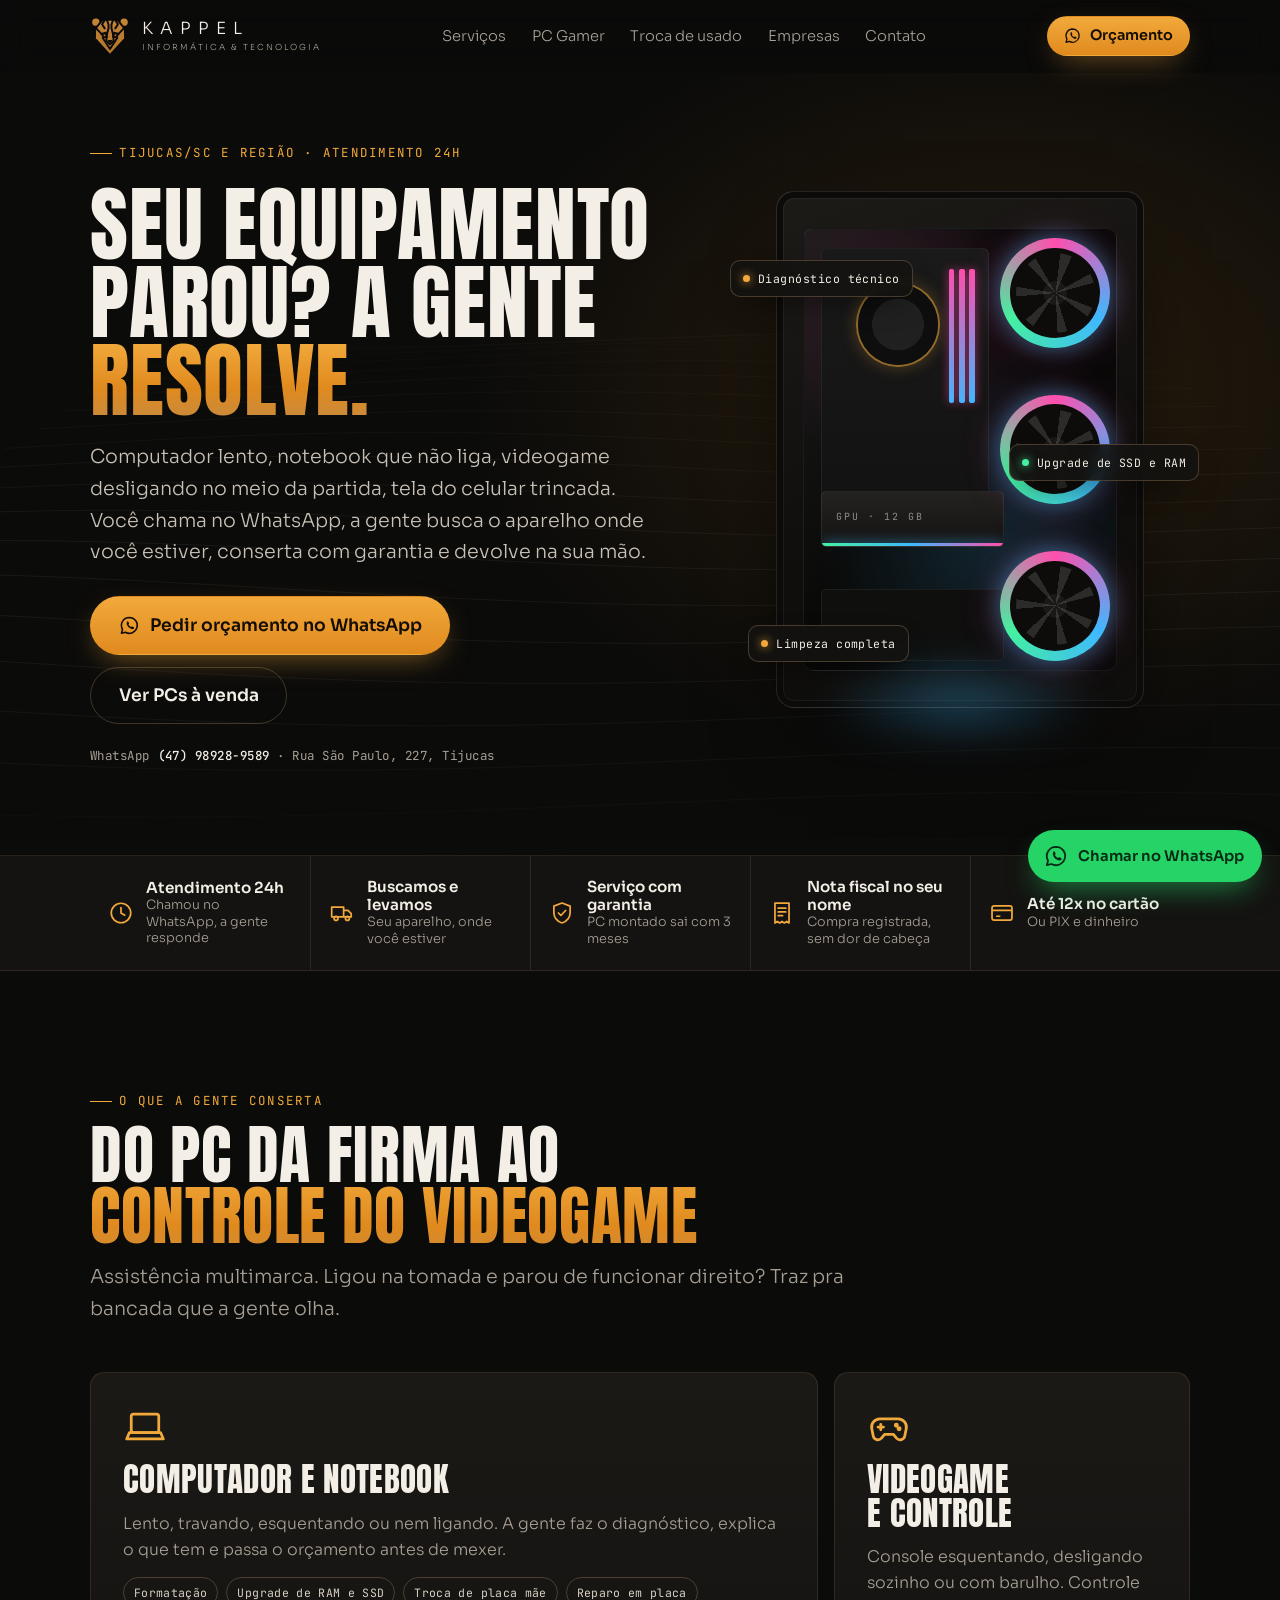
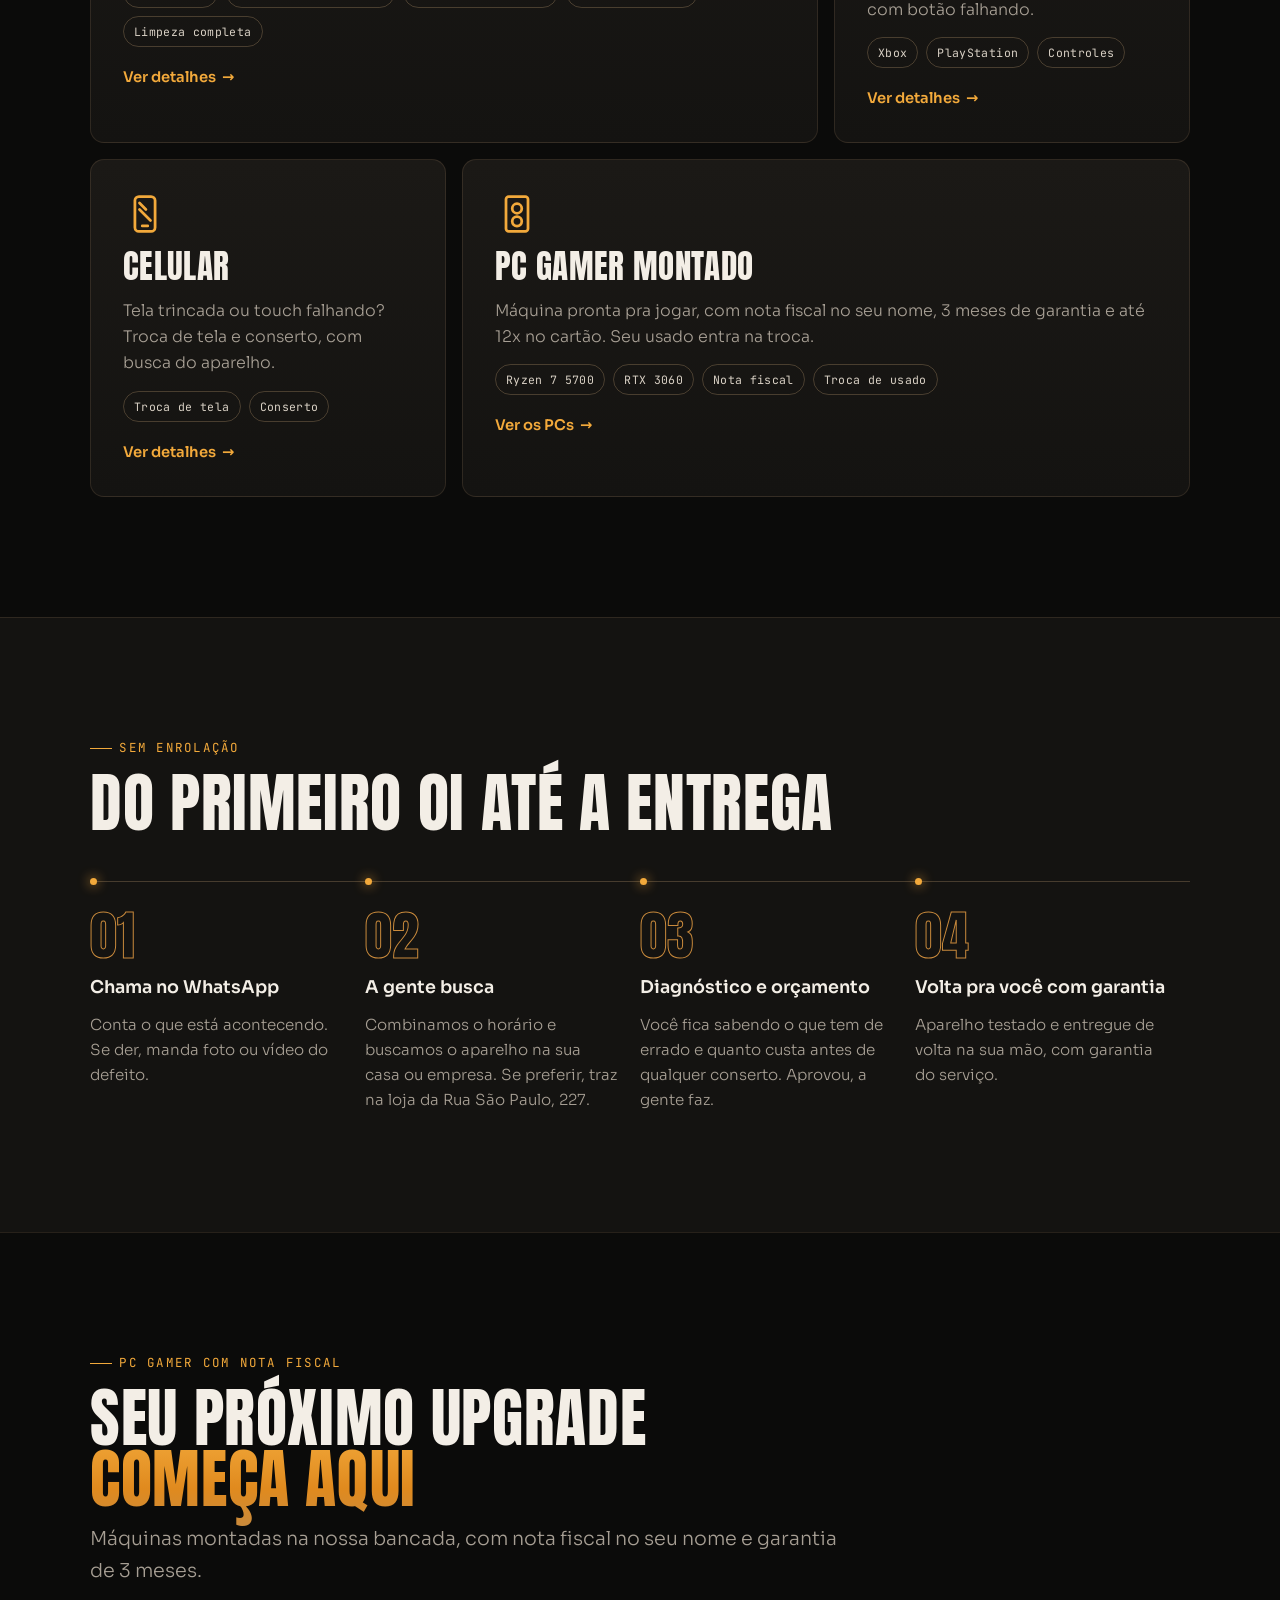
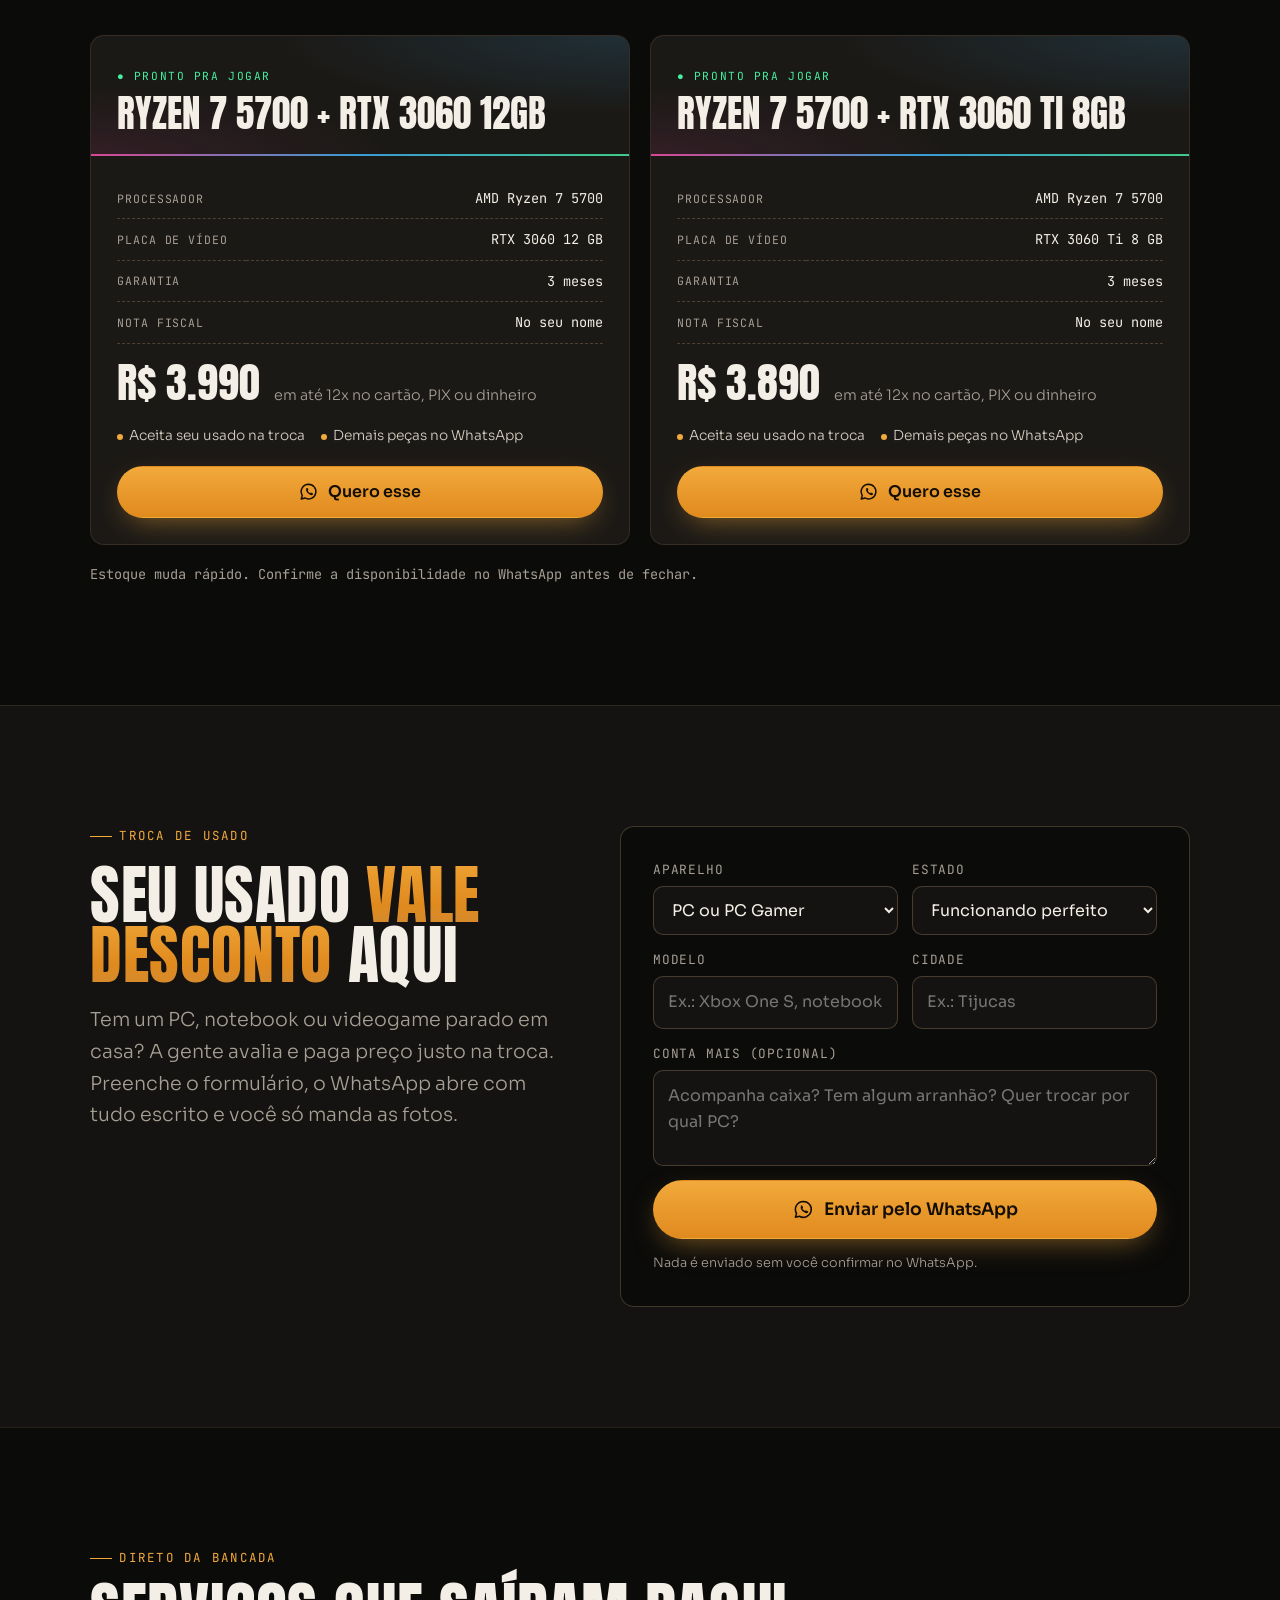
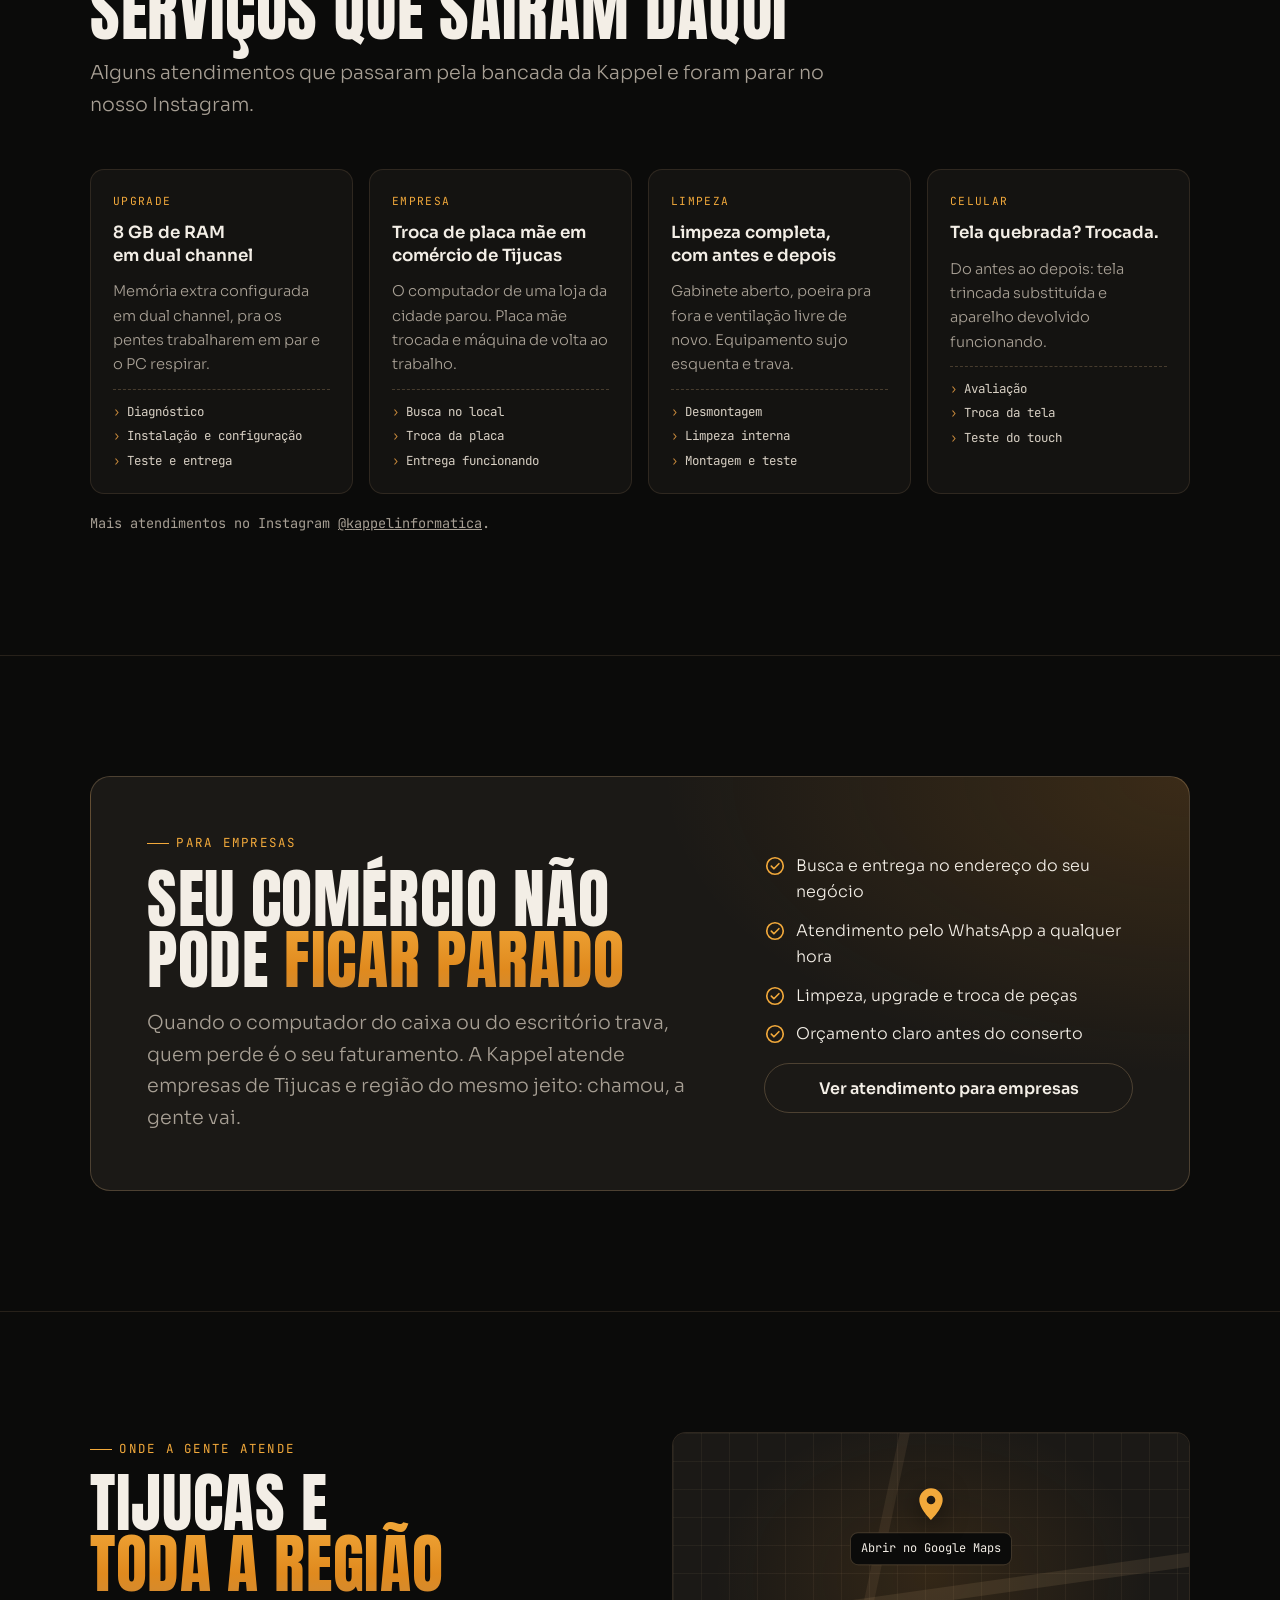
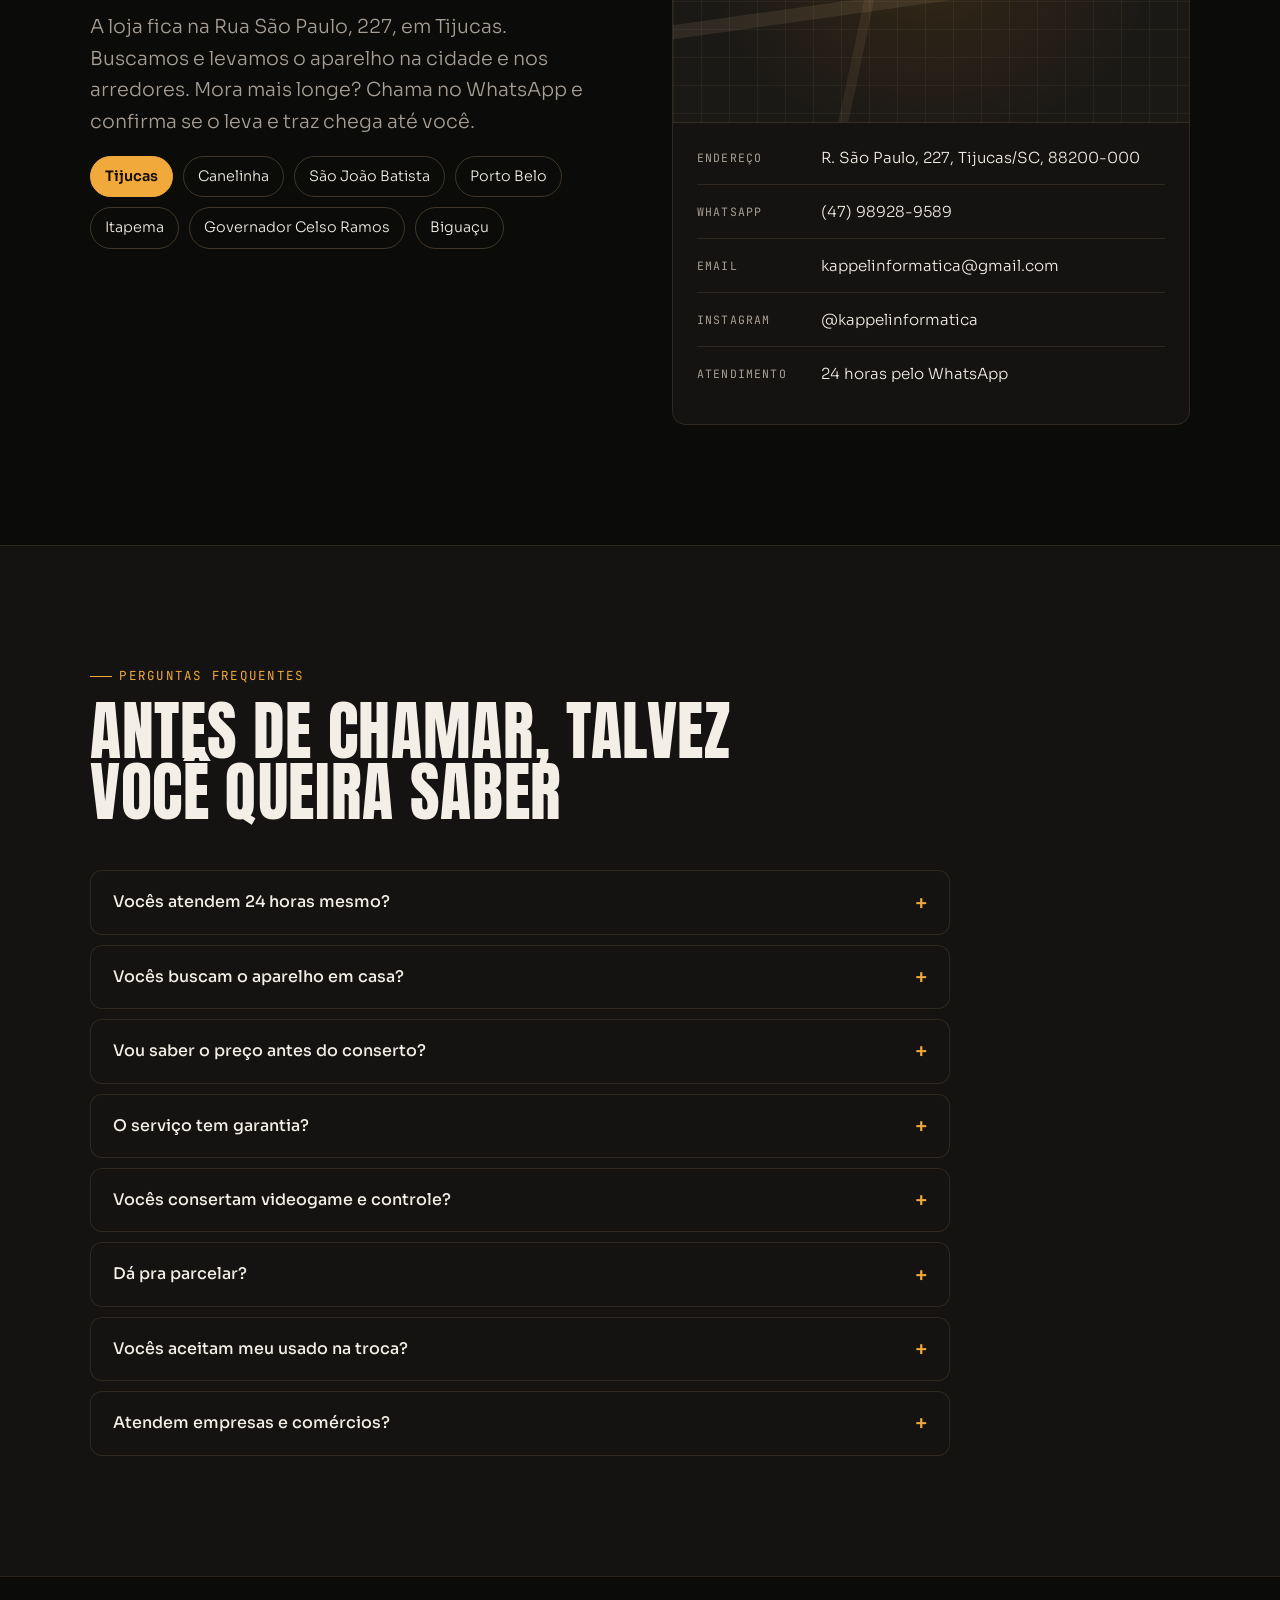
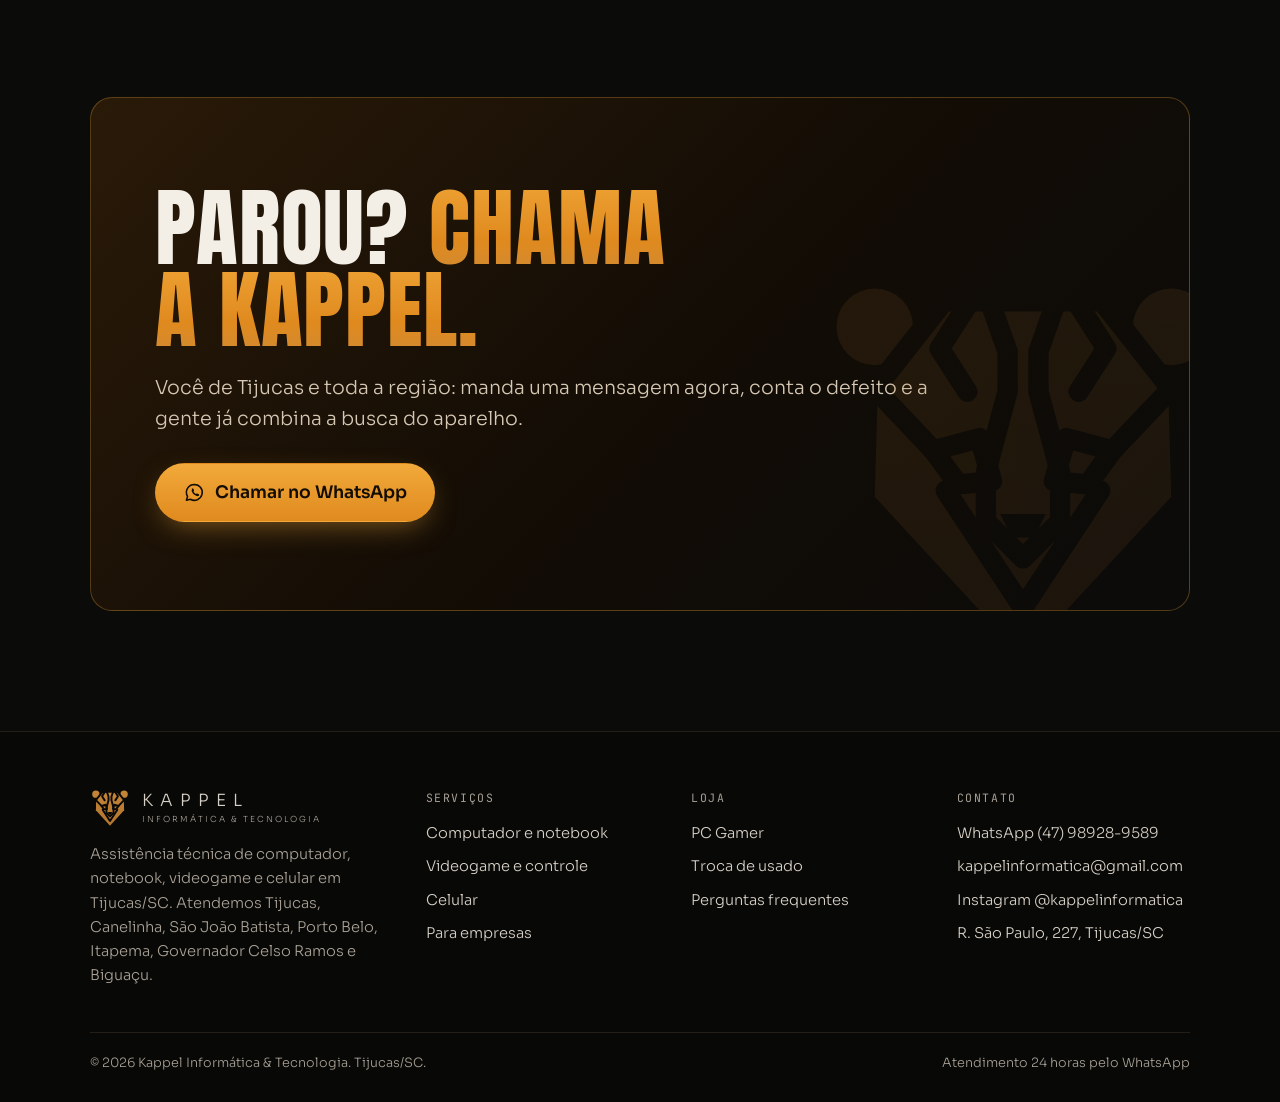
<file: index.html>
<!doctype html>
<html lang="pt-BR">
<head>
<meta charset="utf-8">
<meta name="viewport" content="width=device-width, initial-scale=1, viewport-fit=cover">
<title>Assistência Técnica em Tijucas/SC | Kappel Informática</title>
<meta name="description" content="Computador, notebook, videogame ou celular parado? A Kappel conserta em Tijucas e região, busca e leva o aparelho, dá garantia e atende 24h no WhatsApp.">
<link rel="canonical" href="https://www.kappelinformatica.com.br/">
<meta name="robots" content="index, follow, max-image-preview:large">
<meta name="theme-color" content="#0b0b0a">
<meta name="geo.region" content="BR-SC">
<meta name="geo.placename" content="Tijucas">
<meta property="og:type" content="website">
<meta property="og:locale" content="pt_BR">
<meta property="og:site_name" content="Kappel Informática & Tecnologia">
<meta property="og:title" content="Assistência Técnica em Tijucas/SC | Kappel Informática">
<meta property="og:description" content="Computador, notebook, videogame ou celular parado? A Kappel conserta em Tijucas e região, busca e leva o aparelho, dá garantia e atende 24h no WhatsApp.">
<meta property="og:url" content="https://www.kappelinformatica.com.br/">
<meta property="og:image" content="https://www.kappelinformatica.com.br/assets/img/og-kappel.jpg">
<meta property="og:image:width" content="1200">
<meta property="og:image:height" content="630">
<meta property="og:image:alt" content="Kappel Informática & Tecnologia, assistência técnica em Tijucas SC">
<meta name="twitter:card" content="summary_large_image">
<meta name="twitter:title" content="Assistência Técnica em Tijucas/SC | Kappel Informática">
<meta name="twitter:description" content="Computador, notebook, videogame ou celular parado? A Kappel conserta em Tijucas e região, busca e leva o aparelho, dá garantia e atende 24h no WhatsApp.">
<meta name="twitter:image" content="https://www.kappelinformatica.com.br/assets/img/og-kappel.jpg">
<link rel="icon" href="/favicon.svg" type="image/svg+xml">
<link rel="icon" href="/favicon-32.png" sizes="32x32" type="image/png">
<link rel="apple-touch-icon" href="/apple-touch-icon.png">
<link rel="manifest" href="/site.webmanifest">
<link rel="preload" href="/assets/fonts/anton.woff2" as="font" type="font/woff2" crossorigin>
<link rel="preload" href="/assets/fonts/sora-var.woff2" as="font" type="font/woff2" crossorigin>
<link rel="stylesheet" href="/assets/css/site.css?v=9638f97367">
<script type="application/ld+json">{"@context":"https://schema.org","@graph":[{"@type":["ComputerStore","LocalBusiness"],"@id":"https://www.kappelinformatica.com.br/#negocio","name":"Kappel Informática & Tecnologia","alternateName":["Kappel Informática","Kappel"],"description":"Assistência técnica multimarca de computador, notebook, videogame, controle e celular em Tijucas/SC, com busca e entrega do aparelho, atendimento 24 horas pelo WhatsApp e venda de PC Gamer montado com nota fiscal.","url":"https://www.kappelinformatica.com.br/","logo":"https://www.kappelinformatica.com.br/assets/img/logo-512.png","image":"https://www.kappelinformatica.com.br/assets/img/og-kappel.jpg","telephone":"+55-47-98928-9589","email":"kappelinformatica@gmail.com","address":{"@type":"PostalAddress","streetAddress":"R. São Paulo, 227","addressLocality":"Tijucas","addressRegion":"SC","postalCode":"88200-000","addressCountry":"BR"},"hasMap":"https://www.google.com/maps/search/?api=1&query=Kappel%20Inform%C3%A1tica%20R.%20S%C3%A3o%20Paulo%20227%20Tijucas%20SC","areaServed":[{"@type":"City","name":"Tijucas, SC"},{"@type":"City","name":"Canelinha, SC"},{"@type":"City","name":"São João Batista, SC"},{"@type":"City","name":"Porto Belo, SC"},{"@type":"City","name":"Itapema, SC"},{"@type":"City","name":"Governador Celso Ramos, SC"},{"@type":"City","name":"Biguaçu, SC"}],"openingHoursSpecification":[{"@type":"OpeningHoursSpecification","dayOfWeek":["Monday","Tuesday","Wednesday","Thursday","Friday","Saturday","Sunday"],"opens":"00:00","closes":"23:59"}],"paymentAccepted":"Cartão de crédito, PIX, Dinheiro","currenciesAccepted":"BRL","priceRange":"$$","sameAs":["https://www.instagram.com/kappelinformatica/","https://www.facebook.com/61590926625800/"],"knowsAbout":["Conserto de computador","Conserto de notebook","Formatação","Upgrade de SSD e memória RAM","Troca de placa mãe","Reparo em placa","Conserto de videogame","Conserto de controle","Troca de tela de celular","Montagem de PC Gamer"],"hasOfferCatalog":{"@type":"OfferCatalog","name":"Serviços e produtos","itemListElement":[{"@type":"Offer","itemOffered":{"@type":"Service","name":"Conserto de computador e notebook","url":"https://www.kappelinformatica.com.br/servicos/computador-e-notebook/"}},{"@type":"Offer","itemOffered":{"@type":"Service","name":"Conserto de videogame e controle","url":"https://www.kappelinformatica.com.br/servicos/videogame-e-controle/"}},{"@type":"Offer","itemOffered":{"@type":"Service","name":"Troca de tela e conserto de celular","url":"https://www.kappelinformatica.com.br/servicos/celular/"}},{"@type":"Offer","itemOffered":{"@type":"Service","name":"Assistência técnica para empresas","url":"https://www.kappelinformatica.com.br/empresas/"}},{"@type":"Offer","itemOffered":{"@type":"Service","name":"PC Gamer montado com nota fiscal","url":"https://www.kappelinformatica.com.br/pc-gamer/"}}]}},{"@type":"WebSite","@id":"https://www.kappelinformatica.com.br/#site","url":"https://www.kappelinformatica.com.br/","name":"Kappel Informática","inLanguage":"pt-BR","publisher":{"@id":"https://www.kappelinformatica.com.br/#negocio"}},{"@type":"FAQPage","mainEntity":[{"@type":"Question","name":"Vocês atendem 24 horas mesmo?","acceptedAnswer":{"@type":"Answer","text":"O atendimento pelo WhatsApp é 24 horas. Mandou mensagem, a gente responde e combina o melhor horário pra buscar o aparelho."}},{"@type":"Question","name":"Vocês buscam o aparelho em casa?","acceptedAnswer":{"@type":"Answer","text":"Sim. A gente busca e devolve em Tijucas e região. Mora mais longe? Chama no WhatsApp e confirma se o leva e traz chega no seu endereço."}},{"@type":"Question","name":"Vou saber o preço antes do conserto?","acceptedAnswer":{"@type":"Answer","text":"Sim. Primeiro vem o diagnóstico e o orçamento. A gente só mexe no aparelho depois que você aprova."}},{"@type":"Question","name":"O serviço tem garantia?","acceptedAnswer":{"@type":"Answer","text":"Tem. Os PCs montados saem com 3 meses de garantia e nota fiscal no seu nome. O prazo de garantia do conserto vem junto com o orçamento."}},{"@type":"Question","name":"Vocês consertam videogame e controle?","acceptedAnswer":{"@type":"Answer","text":"Consertamos e fazemos limpeza em consoles como Xbox e PlayStation, e também em controles."}},{"@type":"Question","name":"Dá pra parcelar?","acceptedAnswer":{"@type":"Answer","text":"Dá. Em até 12x no cartão, além de PIX ou dinheiro."}},{"@type":"Question","name":"Vocês aceitam meu usado na troca?","acceptedAnswer":{"@type":"Answer","text":"Aceitamos PC, notebook e videogame como parte do pagamento, com avaliação a preço justo. Preenche o formulário de troca ou manda as fotos no WhatsApp."}},{"@type":"Question","name":"Atendem empresas e comércios?","acceptedAnswer":{"@type":"Answer","text":"Sim. Atendemos comércios e escritórios de Tijucas e região, com busca e entrega do equipamento."}}]}]}</script>
<!--
  GA4: troque G-XXXXXXXXXX pelo ID real e descomente.
  <script async src="https://www.googletagmanager.com/gtag/js?id=G-XXXXXXXXXX"></script>
  <script>window.dataLayer=window.dataLayer||[];function gtag(){dataLayer.push(arguments);}gtag('js',new Date());gtag('config','G-XXXXXXXXXX');</script>
  Meta Pixel: cole aqui o código do Gerenciador de Eventos.
-->
</head>
<body>
<svg width="0" height="0" style="position:absolute" aria-hidden="true" focusable="false">
<symbol id="i-zap" viewBox="0 0 24 24"><path d="M12 2.8a9.2 9.2 0 0 0-7.9 13.9L2.8 21.2l4.6-1.2A9.2 9.2 0 1 0 12 2.8z" fill="none" stroke="currentColor" stroke-width="1.8" stroke-linejoin="round"/><path d="M8.9 7.9c.2-.4.5-.5.8-.5h.6c.2 0 .4.1.5.4l.8 1.8c.1.2 0 .5-.1.7l-.6.7c.7 1.3 1.7 2.3 3 3l.7-.6c.2-.2.5-.2.7-.1l1.8.8c.3.1.4.3.4.5v.6c0 .3-.1.6-.5.8-.7.5-1.7.6-2.6.3a8.2 8.2 0 0 1-5.4-5.4c-.3-.9-.2-1.9.3-2.6z" fill="currentColor"/></symbol>
<symbol id="i-clock" viewBox="0 0 24 24"><g fill="none" stroke="currentColor" stroke-width="1.6" stroke-linecap="round"><circle cx="12" cy="12" r="9"/><path d="M12 7v5l3.5 2"/></g></symbol>
<symbol id="i-truck" viewBox="0 0 24 24"><g fill="none" stroke="currentColor" stroke-width="1.6" stroke-linejoin="round"><path d="M2.5 6.5h11v9h-11zM13.5 9.5h4l3 3v3h-7z"/><circle cx="6.5" cy="17" r="1.8"/><circle cx="17" cy="17" r="1.8"/></g></symbol>
<symbol id="i-shield" viewBox="0 0 24 24"><g fill="none" stroke="currentColor" stroke-width="1.6" stroke-linejoin="round" stroke-linecap="round"><path d="M12 2.8 4.5 5.6v6c0 4.6 3.2 8.2 7.5 9.6 4.3-1.4 7.5-5 7.5-9.6v-6z"/><path d="m8.7 12 2.3 2.3 4.3-4.6"/></g></symbol>
<symbol id="i-receipt" viewBox="0 0 24 24"><g fill="none" stroke="currentColor" stroke-width="1.6" stroke-linejoin="round" stroke-linecap="round"><path d="M5.5 2.8h13v18.4l-2.2-1.4-2.1 1.4-2.2-1.4-2.2 1.4-2.1-1.4-2.2 1.4z"/><path d="M8.5 7.5h7M8.5 11h7M8.5 14.5h4"/></g></symbol>
<symbol id="i-card" viewBox="0 0 24 24"><g fill="none" stroke="currentColor" stroke-width="1.6" stroke-linejoin="round"><rect x="2.8" y="5.5" width="18.4" height="13" rx="2"/><path d="M2.8 9.5h18.4M6.5 15h4"/></g></symbol>
<symbol id="i-laptop" viewBox="0 0 24 24"><g fill="none" stroke="currentColor" stroke-width="1.5" stroke-linejoin="round"><rect x="4.5" y="5" width="15" height="10" rx="1.2"/><path d="M2 18.5h20l-1.5-3.5h-17z"/></g></symbol>
<symbol id="i-pad" viewBox="0 0 24 24"><g fill="none" stroke="currentColor" stroke-width="1.5" stroke-linejoin="round" stroke-linecap="round"><path d="M7 7.5h10a4.5 4.5 0 0 1 4.4 5.4l-.8 4a2.6 2.6 0 0 1-4.5 1.2L14.4 16H9.6l-1.7 2.1a2.6 2.6 0 0 1-4.5-1.2l-.8-4A4.5 4.5 0 0 1 7 7.5z"/><path d="M7.5 10.5v3M6 12h3"/><circle cx="16" cy="11" r=".6" fill="currentColor"/><circle cx="17.5" cy="13" r=".6" fill="currentColor"/></g></symbol>
<symbol id="i-phone" viewBox="0 0 24 24"><g fill="none" stroke="currentColor" stroke-width="1.5" stroke-linejoin="round" stroke-linecap="round"><rect x="6.5" y="2.5" width="11" height="19" rx="2.2"/><path d="M10.5 18.5h3M9 6l3.5 3.5M9 9.5l6 6"/></g></symbol>
<symbol id="i-tower" viewBox="0 0 24 24"><g fill="none" stroke="currentColor" stroke-width="1.5" stroke-linejoin="round"><rect x="6" y="2.5" width="12" height="19" rx="1.5"/><circle cx="12" cy="9" r="2.6"/><circle cx="12" cy="16" r="2.6"/></g></symbol>
<symbol id="i-check" viewBox="0 0 24 24"><g fill="none" stroke="currentColor" stroke-width="1.8" stroke-linecap="round" stroke-linejoin="round"><circle cx="12" cy="12" r="9"/><path d="m8 12.2 2.8 2.8L16.2 9.5"/></g></symbol>
<symbol id="i-pin" viewBox="0 0 24 24"><path d="M12 2.5a7 7 0 0 0-7 7c0 5.2 7 12 7 12s7-6.8 7-12a7 7 0 0 0-7-7zm0 9.6a2.6 2.6 0 1 1 0-5.2 2.6 2.6 0 0 1 0 5.2z" fill="currentColor"/></symbol>
</svg>
<a class="skip" href="#conteudo">Pular para o conteúdo</a>
<header class="site-header">
  <nav class="wrap nav" aria-label="Principal">
    <a class="brand" href="/" aria-label="Kappel Informática, página inicial">
      <img src="/assets/img/logo.svg" alt="" width="40" height="40">
      <span class="brand-name"><b>KAPPEL</b><small>Informática &amp; Tecnologia</small></span>
    </a>
    <div class="nav-links" id="nav-links"><ul class="menu"><li><a href="/#servicos">Serviços</a></li><li><a href="/pc-gamer/">PC Gamer</a></li><li><a href="/pc-gamer/#troca">Troca de usado</a></li><li><a href="/empresas/">Empresas</a></li><li><a href="/#contato">Contato</a></li></ul></div>
    <a class="btn btn-zap " href="https://wa.me/5547989289589?text=Oi%2C%20Kappel%21%20Quero%20fazer%20um%20or%C3%A7amento." target="_blank" rel="noopener"><svg aria-hidden="true"><use href="#i-zap"/></svg>Orçamento</a>
    <button class="menu-toggle" type="button" aria-expanded="false" aria-controls="nav-links" aria-label="Abrir menu"><span></span></button>
  </nav>
</header>
<main id="conteudo">
<section class="hero">
  <canvas class="hero-mesh" aria-hidden="true"></canvas>
  <div class="wrap hero-grid">
    <div class="hero-copy">
      <span class="eyebrow rise">Tijucas/SC e região · Atendimento 24h</span>
      <h1 class="display rise d1">Seu equipamento parou? A gente <span class="hot">resolve.</span></h1>
      <p class="lead rise d2">Computador lento, notebook que não liga, videogame desligando no meio da partida, tela do celular trincada. Você chama no WhatsApp, a gente busca o aparelho onde você estiver, conserta com garantia e devolve na sua mão.</p>
      <div class="hero-cta rise d3"><a class="btn btn-zap btn-lg" href="https://wa.me/5547989289589?text=Oi%2C%20Kappel%21%20Vim%20pelo%20site%20e%20quero%20um%20or%C3%A7amento." target="_blank" rel="noopener"><svg aria-hidden="true"><use href="#i-zap"/></svg>Pedir orçamento no WhatsApp</a><a class="btn btn-ghost btn-lg" href="#pcs">Ver PCs à venda</a></div>
      <p class="hero-note rise d4">WhatsApp <b>(47) 98928-9589</b> · Rua São Paulo, 227, Tijucas</p>
    </div>
    <div class="hero-visual rise d2"><div class="rig" role="img" aria-label="Ilustração de um PC gamer com iluminação RGB">
  <div class="rig-case">
    <div class="rig-glass"></div>
    <div class="rig-board"></div>
    <div class="rig-cpu"></div>
    <div class="rig-ram"><i></i><i></i><i></i></div>
    <div class="rig-gpu"><span>GPU · 12 GB</span></div>
    <div class="rig-psu"></div>
    <div class="rig-fans"><div class="fan"></div><div class="fan"></div><div class="fan"></div></div>
  </div>
  <div class="rig-glow"></div>
  <span class="rig-tag t1"><i></i>Diagnóstico técnico</span>
  <span class="rig-tag t2"><i></i>Upgrade de SSD e RAM</span>
  <span class="rig-tag t3"><i></i>Limpeza completa</span>
</div></div>
  </div>
</section>
<section class="seals" aria-label="Por que chamar a Kappel"><div class="wrap"><ul><li><svg aria-hidden="true"><use href="#i-clock"/></svg><div><b>Atendimento 24h</b><span>Chamou no WhatsApp, a gente responde</span></div></li><li><svg aria-hidden="true"><use href="#i-truck"/></svg><div><b>Buscamos e levamos</b><span>Seu aparelho, onde você estiver</span></div></li><li><svg aria-hidden="true"><use href="#i-shield"/></svg><div><b>Serviço com garantia</b><span>PC montado sai com 3 meses</span></div></li><li><svg aria-hidden="true"><use href="#i-receipt"/></svg><div><b>Nota fiscal no seu nome</b><span>Compra registrada, sem dor de cabeça</span></div></li><li><svg aria-hidden="true"><use href="#i-card"/></svg><div><b>Até 12x no cartão</b><span>Ou PIX e dinheiro</span></div></li></ul></div></section><section class="section" id="servicos">
  <div class="wrap">
    <div class="section-head">
      <span class="eyebrow">O que a gente conserta</span>
      <h2 class="display section-title">Do PC da firma ao <span class="hot">controle do videogame</span></h2>
      <p class="lead">Assistência multimarca. Ligou na tomada e parou de funcionar direito? Traz pra bancada que a gente olha.</p>
    </div>
    <div class="services">
      <a class="svc wide" href="/servicos/computador-e-notebook/">
        <svg class="svc-icon" aria-hidden="true"><use href="#i-laptop"/></svg>
        <h3>Computador e notebook</h3>
        <p>Lento, travando, esquentando ou nem ligando. A gente faz o diagnóstico, explica o que tem e passa o orçamento antes de mexer.</p>
        <ul><li>Formatação</li><li>Upgrade de RAM e SSD</li><li>Troca de placa mãe</li><li>Reparo em placa</li><li>Limpeza completa</li></ul>
        <span class="svc-more">Ver detalhes</span>
      </a>
      <a class="svc narrow" href="/servicos/videogame-e-controle/">
        <svg class="svc-icon" aria-hidden="true"><use href="#i-pad"/></svg>
        <h3>Videogame e controle</h3>
        <p>Console esquentando, desligando sozinho ou com barulho. Controle com botão falhando.</p>
        <ul><li>Xbox</li><li>PlayStation</li><li>Controles</li></ul>
        <span class="svc-more">Ver detalhes</span>
      </a>
      <a class="svc narrow" href="/servicos/celular/">
        <svg class="svc-icon" aria-hidden="true"><use href="#i-phone"/></svg>
        <h3>Celular</h3>
        <p>Tela trincada ou touch falhando? Troca de tela e conserto, com busca do aparelho.</p>
        <ul><li>Troca de tela</li><li>Conserto</li></ul>
        <span class="svc-more">Ver detalhes</span>
      </a>
      <a class="svc wide" href="/pc-gamer/">
        <svg class="svc-icon" aria-hidden="true"><use href="#i-tower"/></svg>
        <h3>PC Gamer montado</h3>
        <p>Máquina pronta pra jogar, com nota fiscal no seu nome, 3 meses de garantia e até 12x no cartão. Seu usado entra na troca.</p>
        <ul><li>Ryzen 7 5700</li><li>RTX 3060</li><li>Nota fiscal</li><li>Troca de usado</li></ul>
        <span class="svc-more">Ver os PCs</span>
      </a>
    </div>
  </div>
</section>
<section class="section alt" id="como-funciona">
  <div class="wrap">
    <div class="section-head">
      <span class="eyebrow">Sem enrolação</span>
      <h2 class="display section-title">Do primeiro oi até a entrega</h2>
    </div>
    <ol class="steps"><li><h3>Chama no WhatsApp</h3><p>Conta o que está acontecendo. Se der, manda foto ou vídeo do defeito.</p></li><li><h3>A gente busca</h3><p>Combinamos o horário e buscamos o aparelho na sua casa ou empresa. Se preferir, traz na loja da Rua São Paulo, 227.</p></li><li><h3>Diagnóstico e orçamento</h3><p>Você fica sabendo o que tem de errado e quanto custa antes de qualquer conserto. Aprovou, a gente faz.</p></li><li><h3>Volta pra você com garantia</h3><p>Aparelho testado e entregue de volta na sua mão, com garantia do serviço.</p></li></ol>
  </div>
</section>
<section class="section" id="pcs">
  <div class="wrap">
    <div class="section-head">
      <span class="eyebrow">PC Gamer com nota fiscal</span>
      <h2 class="display section-title">Seu próximo upgrade <span class="hot">começa aqui</span></h2>
      <p class="lead">Máquinas montadas na nossa bancada, com nota fiscal no seu nome e garantia de 3 meses.</p>
    </div>
    <div class="pcs"><article class="pc" id="ryzen7-5700-rtx3060-12gb">
  <div class="pc-top">
    <span class="pc-badge">● Pronto pra jogar</span>
    <h3>Ryzen 7 5700 + RTX 3060 12GB</h3>
  </div>
  <div class="pc-body">
    <dl class="spec">
      <dt>Processador</dt><dd>AMD Ryzen 7 5700</dd>
      <dt>Placa de vídeo</dt><dd>RTX 3060 12 GB</dd>
      <dt>Garantia</dt><dd>3 meses</dd>
      <dt>Nota fiscal</dt><dd>No seu nome</dd>
    </dl>
    <div class="price"><strong>R$ 3.990</strong><span>em até 12x no cartão, PIX ou dinheiro</span></div>
    <ul class="pc-perks"><li>Aceita seu usado na troca</li><li>Demais peças no WhatsApp</li></ul>
    <a class="btn btn-zap " href="https://wa.me/5547989289589?text=Oi%2C%20Kappel%21%20Tenho%20interesse%20no%20PC%20Gamer%20Ryzen%207%205700%20%2B%20RTX%203060%2012GB%20de%20R%24%203.990.%20Ainda%20est%C3%A1%20dispon%C3%ADvel%3F" target="_blank" rel="noopener"><svg aria-hidden="true"><use href="#i-zap"/></svg>Quero esse</a>
  </div>
</article><article class="pc" id="ryzen7-5700-rtx3060ti-8gb">
  <div class="pc-top">
    <span class="pc-badge">● Pronto pra jogar</span>
    <h3>Ryzen 7 5700 + RTX 3060 Ti 8GB</h3>
  </div>
  <div class="pc-body">
    <dl class="spec">
      <dt>Processador</dt><dd>AMD Ryzen 7 5700</dd>
      <dt>Placa de vídeo</dt><dd>RTX 3060 Ti 8 GB</dd>
      <dt>Garantia</dt><dd>3 meses</dd>
      <dt>Nota fiscal</dt><dd>No seu nome</dd>
    </dl>
    <div class="price"><strong>R$ 3.890</strong><span>em até 12x no cartão, PIX ou dinheiro</span></div>
    <ul class="pc-perks"><li>Aceita seu usado na troca</li><li>Demais peças no WhatsApp</li></ul>
    <a class="btn btn-zap " href="https://wa.me/5547989289589?text=Oi%2C%20Kappel%21%20Tenho%20interesse%20no%20PC%20Gamer%20Ryzen%207%205700%20%2B%20RTX%203060%20Ti%208GB%20de%20R%24%203.890.%20Ainda%20est%C3%A1%20dispon%C3%ADvel%3F" target="_blank" rel="noopener"><svg aria-hidden="true"><use href="#i-zap"/></svg>Quero esse</a>
  </div>
</article></div><p class="pcs-note">Estoque muda rápido. Confirme a disponibilidade no WhatsApp antes de fechar.</p>
  </div>
</section>
<section class="section alt" id="troca">
  <div class="wrap"><div class="trade">
  <div class="trade-copy">
    <span class="eyebrow">Troca de usado</span>
    <h2 class="display section-title">Seu usado <span class="hot">vale desconto</span> aqui</h2>
    <p class="lead">Tem um PC, notebook ou videogame parado em casa? A gente avalia e paga preço justo na troca. Preenche o formulário, o WhatsApp abre com tudo escrito e você só manda as fotos.</p>
  </div>
  <form class="form" id="form-troca" novalidate>
    <div class="form-row">
      <div class="field">
        <label for="troca-tipo">Aparelho</label>
        <select id="troca-tipo" name="tipo">
          <option>PC ou PC Gamer</option><option>Notebook</option><option>Videogame</option><option>Celular</option><option>Outro</option>
        </select>
      </div>
      <div class="field">
        <label for="troca-estado">Estado</label>
        <select id="troca-estado" name="estado">
          <option>Funcionando perfeito</option><option>Funciona, mas tem detalhes</option><option>Com defeito</option>
        </select>
      </div>
    </div>
    <div class="form-row">
      <div class="field">
        <label for="troca-modelo">Modelo</label>
        <input id="troca-modelo" name="modelo" type="text" placeholder="Ex.: Xbox One S, notebook Dell i5" autocomplete="off">
      </div>
      <div class="field">
        <label for="troca-cidade">Cidade</label>
        <input id="troca-cidade" name="cidade" type="text" placeholder="Ex.: Tijucas" autocomplete="address-level2">
      </div>
    </div>
    <div class="field">
      <label for="troca-obs">Conta mais (opcional)</label>
      <textarea id="troca-obs" name="obs" placeholder="Acompanha caixa? Tem algum arranhão? Quer trocar por qual PC?"></textarea>
    </div>
    <button class="btn btn-zap btn-lg" type="submit"><svg aria-hidden="true"><use href="#i-zap"/></svg>Enviar pelo WhatsApp</button>
    <small>Nada é enviado sem você confirmar no WhatsApp.</small>
  </form>
</div></div>
</section>
<section class="section" id="bancada">
  <div class="wrap">
    <div class="section-head">
      <span class="eyebrow">Direto da bancada</span>
      <h2 class="display section-title">Serviços que saíram daqui</h2>
      <p class="lead">Alguns atendimentos que passaram pela bancada da Kappel e foram parar no nosso Instagram.</p>
    </div>
    <div class="cases">
      <article class="case"><span class="case-tag">Upgrade</span><h3>8 GB de RAM em dual channel</h3><p>Memória extra configurada em dual channel, pra os pentes trabalharem em par e o PC respirar.</p><div class="case-flow"><span>Diagnóstico</span><span>Instalação e configuração</span><span>Teste e entrega</span></div></article>
      <article class="case"><span class="case-tag">Empresa</span><h3>Troca de placa mãe em comércio de Tijucas</h3><p>O computador de uma loja da cidade parou. Placa mãe trocada e máquina de volta ao trabalho.</p><div class="case-flow"><span>Busca no local</span><span>Troca da placa</span><span>Entrega funcionando</span></div></article>
      <article class="case"><span class="case-tag">Limpeza</span><h3>Limpeza completa, com antes e depois</h3><p>Gabinete aberto, poeira pra fora e ventilação livre de novo. Equipamento sujo esquenta e trava.</p><div class="case-flow"><span>Desmontagem</span><span>Limpeza interna</span><span>Montagem e teste</span></div></article>
      <article class="case"><span class="case-tag">Celular</span><h3>Tela quebrada? Trocada.</h3><p>Do antes ao depois: tela trincada substituída e aparelho devolvido funcionando.</p><div class="case-flow"><span>Avaliação</span><span>Troca da tela</span><span>Teste do touch</span></div></article>
    </div>
    <p class="pcs-note">Mais atendimentos no Instagram <a href="https://www.instagram.com/kappelinformatica/" target="_blank" rel="noopener">@kappelinformatica</a>.</p>
  </div>
</section>
<section class="section">
  <div class="wrap">
    <div class="b2b">
      <div class="b2b-copy">
        <span class="eyebrow">Para empresas</span>
        <h2 class="display section-title">Seu comércio não pode <span class="hot">ficar parado</span></h2>
        <p class="lead">Quando o computador do caixa ou do escritório trava, quem perde é o seu faturamento. A Kappel atende empresas de Tijucas e região do mesmo jeito: chamou, a gente vai.</p>
      </div>
      <div class="b2b-copy">
        <ul class="checks">
          <li><svg aria-hidden="true"><use href="#i-check"/></svg><span>Busca e entrega no endereço do seu negócio</span></li>
          <li><svg aria-hidden="true"><use href="#i-check"/></svg><span>Atendimento pelo WhatsApp a qualquer hora</span></li>
          <li><svg aria-hidden="true"><use href="#i-check"/></svg><span>Limpeza, upgrade e troca de peças</span></li>
          <li><svg aria-hidden="true"><use href="#i-check"/></svg><span>Orçamento claro antes do conserto</span></li>
        </ul>
        <a class="btn btn-ghost" href="/empresas/">Ver atendimento para empresas</a>
      </div>
    </div>
  </div>
</section>
<section class="section" id="contato">
  <div class="wrap where">
    <div>
      <span class="eyebrow">Onde a gente atende</span>
      <h2 class="display section-title" style="margin-top:14px">Tijucas e <span class="hot">toda a região</span></h2>
      <p class="lead" style="margin-top:16px">A loja fica na Rua São Paulo, 227, em Tijucas. Buscamos e levamos o aparelho na cidade e nos arredores. Mora mais longe? Chama no WhatsApp e confirma se o leva e traz chega até você.</p>
      <ul class="cities" aria-label="Cidades atendidas"><li>Tijucas</li><li>Canelinha</li><li>São João Batista</li><li>Porto Belo</li><li>Itapema</li><li>Governador Celso Ramos</li><li>Biguaçu</li></ul>
    </div>
    <div class="contact-card">
      <a class="map-link" href="https://www.google.com/maps/search/?api=1&query=Kappel%20Inform%C3%A1tica%20R.%20S%C3%A3o%20Paulo%20227%20Tijucas%20SC" target="_blank" rel="noopener" aria-label="Abrir a loja no Google Maps">
        <span class="pin"><svg aria-hidden="true"><use href="#i-pin"/></svg><span>Abrir no Google Maps</span></span>
      </a>
      <ul class="contact-list">
        <li><span>Endereço</span><a href="https://www.google.com/maps/search/?api=1&query=Kappel%20Inform%C3%A1tica%20R.%20S%C3%A3o%20Paulo%20227%20Tijucas%20SC" target="_blank" rel="noopener">R. São Paulo, 227, Tijucas/SC, 88200-000</a></li>
        <li><span>WhatsApp</span><a href="https://wa.me/5547989289589?text=Oi%2C%20Kappel%21%20Vim%20pelo%20site%20e%20quero%20um%20or%C3%A7amento." target="_blank" rel="noopener">(47) 98928-9589</a></li>
        <li><span>Email</span><a href="mailto:kappelinformatica@gmail.com">kappelinformatica@gmail.com</a></li>
        <li><span>Instagram</span><a href="https://www.instagram.com/kappelinformatica/" target="_blank" rel="noopener">@kappelinformatica</a></li>
        <li><span>Atendimento</span><p>24 horas pelo WhatsApp</p></li>
      </ul>
    </div>
  </div>
</section>
<section class="section alt" id="faq">
  <div class="wrap">
    <div class="section-head">
      <span class="eyebrow">Perguntas frequentes</span>
      <h2 class="display section-title">Antes de chamar, talvez você queira saber</h2>
    </div>
    <div class="faq"><details><summary>Vocês atendem 24 horas mesmo?</summary><div class="answer"><p>O atendimento pelo WhatsApp é 24 horas. Mandou mensagem, a gente responde e combina o melhor horário pra buscar o aparelho.</p></div></details><details><summary>Vocês buscam o aparelho em casa?</summary><div class="answer"><p>Sim. A gente busca e devolve em Tijucas e região. Mora mais longe? Chama no WhatsApp e confirma se o leva e traz chega no seu endereço.</p></div></details><details><summary>Vou saber o preço antes do conserto?</summary><div class="answer"><p>Sim. Primeiro vem o diagnóstico e o orçamento. A gente só mexe no aparelho depois que você aprova.</p></div></details><details><summary>O serviço tem garantia?</summary><div class="answer"><p>Tem. Os PCs montados saem com 3 meses de garantia e nota fiscal no seu nome. O prazo de garantia do conserto vem junto com o orçamento.</p></div></details><details><summary>Vocês consertam videogame e controle?</summary><div class="answer"><p>Consertamos e fazemos limpeza em consoles como Xbox e PlayStation, e também em controles.</p></div></details><details><summary>Dá pra parcelar?</summary><div class="answer"><p>Dá. Em até 12x no cartão, além de PIX ou dinheiro.</p></div></details><details><summary>Vocês aceitam meu usado na troca?</summary><div class="answer"><p>Aceitamos PC, notebook e videogame como parte do pagamento, com avaliação a preço justo. Preenche o formulário de troca ou manda as fotos no WhatsApp.</p></div></details><details><summary>Atendem empresas e comércios?</summary><div class="answer"><p>Sim. Atendemos comércios e escritórios de Tijucas e região, com busca e entrega do equipamento.</p></div></details></div>
  </div>
</section>
<section class="section final">
  <div class="wrap">
    <div class="final-box">
      <img class="final-logo" src="/assets/img/logo.svg" alt="" width="420" height="420" loading="lazy">
      <h2 class="display">Parou? <span class="hot">Chama a Kappel.</span></h2>
      <p class="lead">Você de Tijucas e toda a região: manda uma mensagem agora, conta o defeito e a gente já combina a busca do aparelho.</p>
      <div class="hero-cta"><a class="btn btn-zap btn-lg" href="https://wa.me/5547989289589?text=Oi%2C%20Kappel%21%20Vim%20pelo%20site%20e%20quero%20um%20or%C3%A7amento." target="_blank" rel="noopener"><svg aria-hidden="true"><use href="#i-zap"/></svg>Chamar no WhatsApp</a></div>
    </div>
  </div>
</section></main>
<footer class="site-footer">
  <div class="wrap">
    <div class="foot">
      <div class="foot-brand">
        <a class="brand" href="/"><img src="/assets/img/logo.svg" alt="" width="40" height="40"><span class="brand-name"><b>KAPPEL</b><small>Informática &amp; Tecnologia</small></span></a>
        <p>Assistência técnica de computador, notebook, videogame e celular em Tijucas/SC. Atendemos Tijucas, Canelinha, São João Batista, Porto Belo, Itapema, Governador Celso Ramos e Biguaçu.</p>
      </div>
      <div>
        <h2>Serviços</h2>
        <ul>
          <li><a href="/servicos/computador-e-notebook/">Computador e notebook</a></li>
          <li><a href="/servicos/videogame-e-controle/">Videogame e controle</a></li>
          <li><a href="/servicos/celular/">Celular</a></li>
          <li><a href="/empresas/">Para empresas</a></li>
        </ul>
      </div>
      <div>
        <h2>Loja</h2>
        <ul>
          <li><a href="/pc-gamer/">PC Gamer</a></li>
          <li><a href="/pc-gamer/#troca">Troca de usado</a></li>
          <li><a href="/#faq">Perguntas frequentes</a></li>
        </ul>
      </div>
      <div>
        <h2>Contato</h2>
        <ul>
          <li><a href="https://wa.me/5547989289589?text=Oi%2C%20Kappel%21%20Vim%20pelo%20site%20e%20quero%20um%20or%C3%A7amento." target="_blank" rel="noopener">WhatsApp (47) 98928-9589</a></li>
          <li><a href="mailto:kappelinformatica@gmail.com">kappelinformatica@gmail.com</a></li>
          <li><a href="https://www.instagram.com/kappelinformatica/" target="_blank" rel="noopener">Instagram @kappelinformatica</a></li>
          <li><a href="https://www.google.com/maps/search/?api=1&query=Kappel%20Inform%C3%A1tica%20R.%20S%C3%A3o%20Paulo%20227%20Tijucas%20SC" target="_blank" rel="noopener">R. São Paulo, 227, Tijucas/SC</a></li>
        </ul>
      </div>
    </div>
    <div class="foot-bottom">
      <span>© <span id="ano">2026</span> Kappel Informática & Tecnologia. Tijucas/SC.</span>
      <!-- TODO: incluir CNPJ quando o cliente enviar -->
      <span>Atendimento 24 horas pelo WhatsApp</span>
    </div>
  </div>
</footer>
<a class="zap-float" href="https://wa.me/5547989289589?text=Oi%2C%20Kappel%21%20Vim%20pelo%20site%20e%20quero%20um%20or%C3%A7amento." target="_blank" rel="noopener" aria-label="Chamar a Kappel no WhatsApp"><svg aria-hidden="true"><use href="#i-zap"/></svg><span>Chamar no WhatsApp</span></a>
<script src="/assets/js/site.js?v=bb8026a8f8" defer></script>
</body>
</html>
</file>
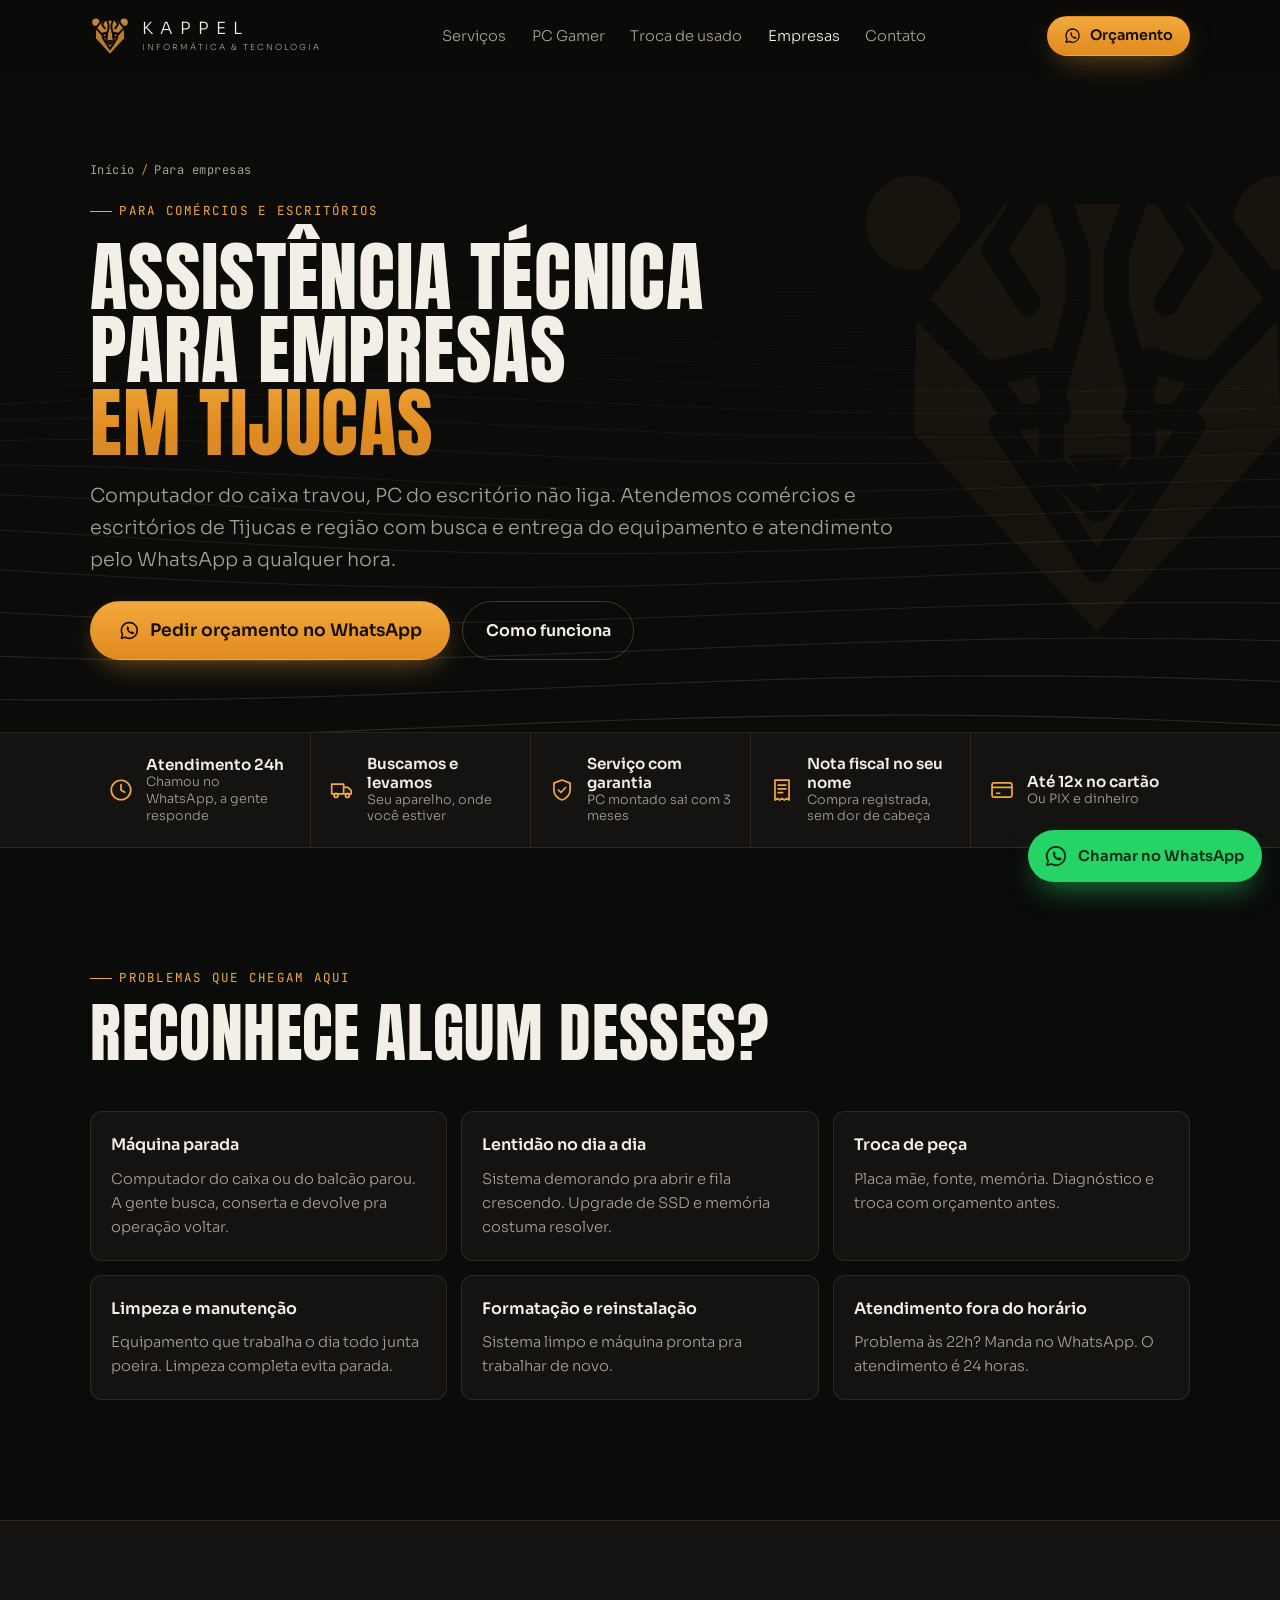
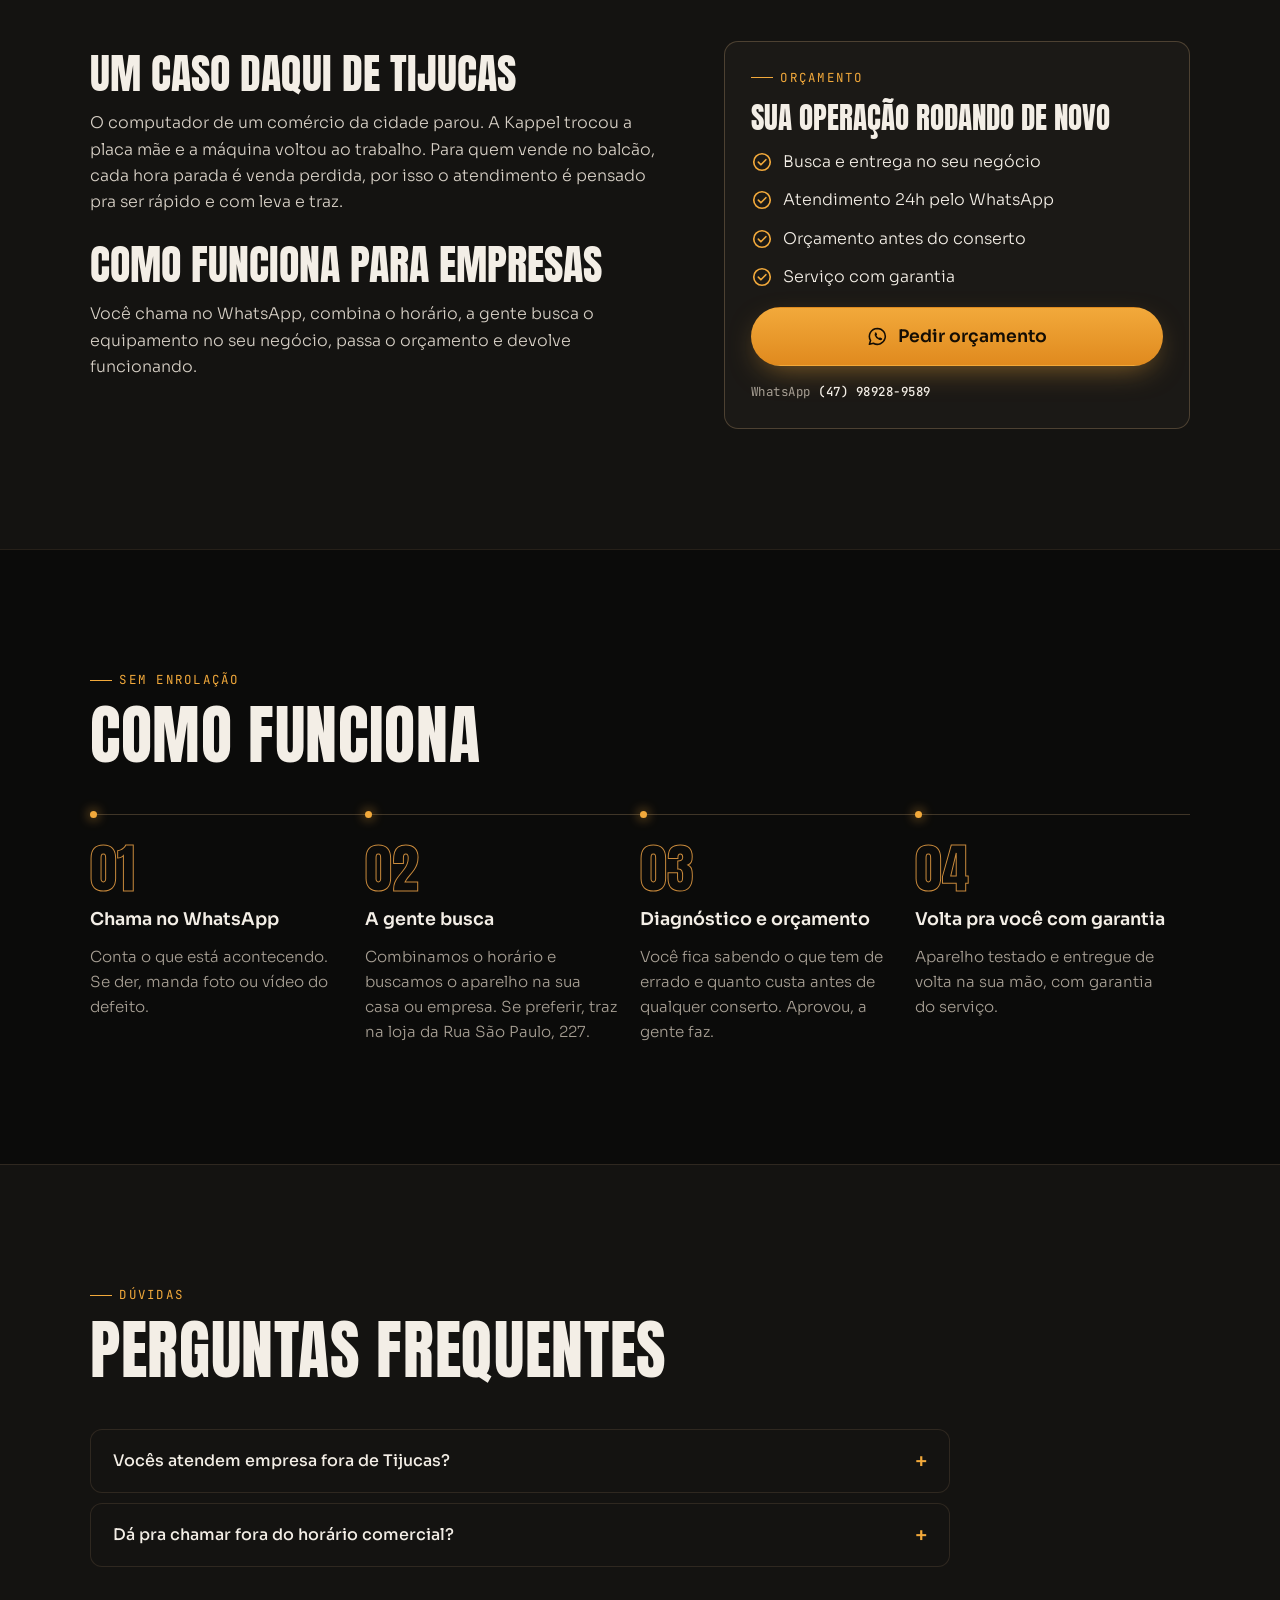
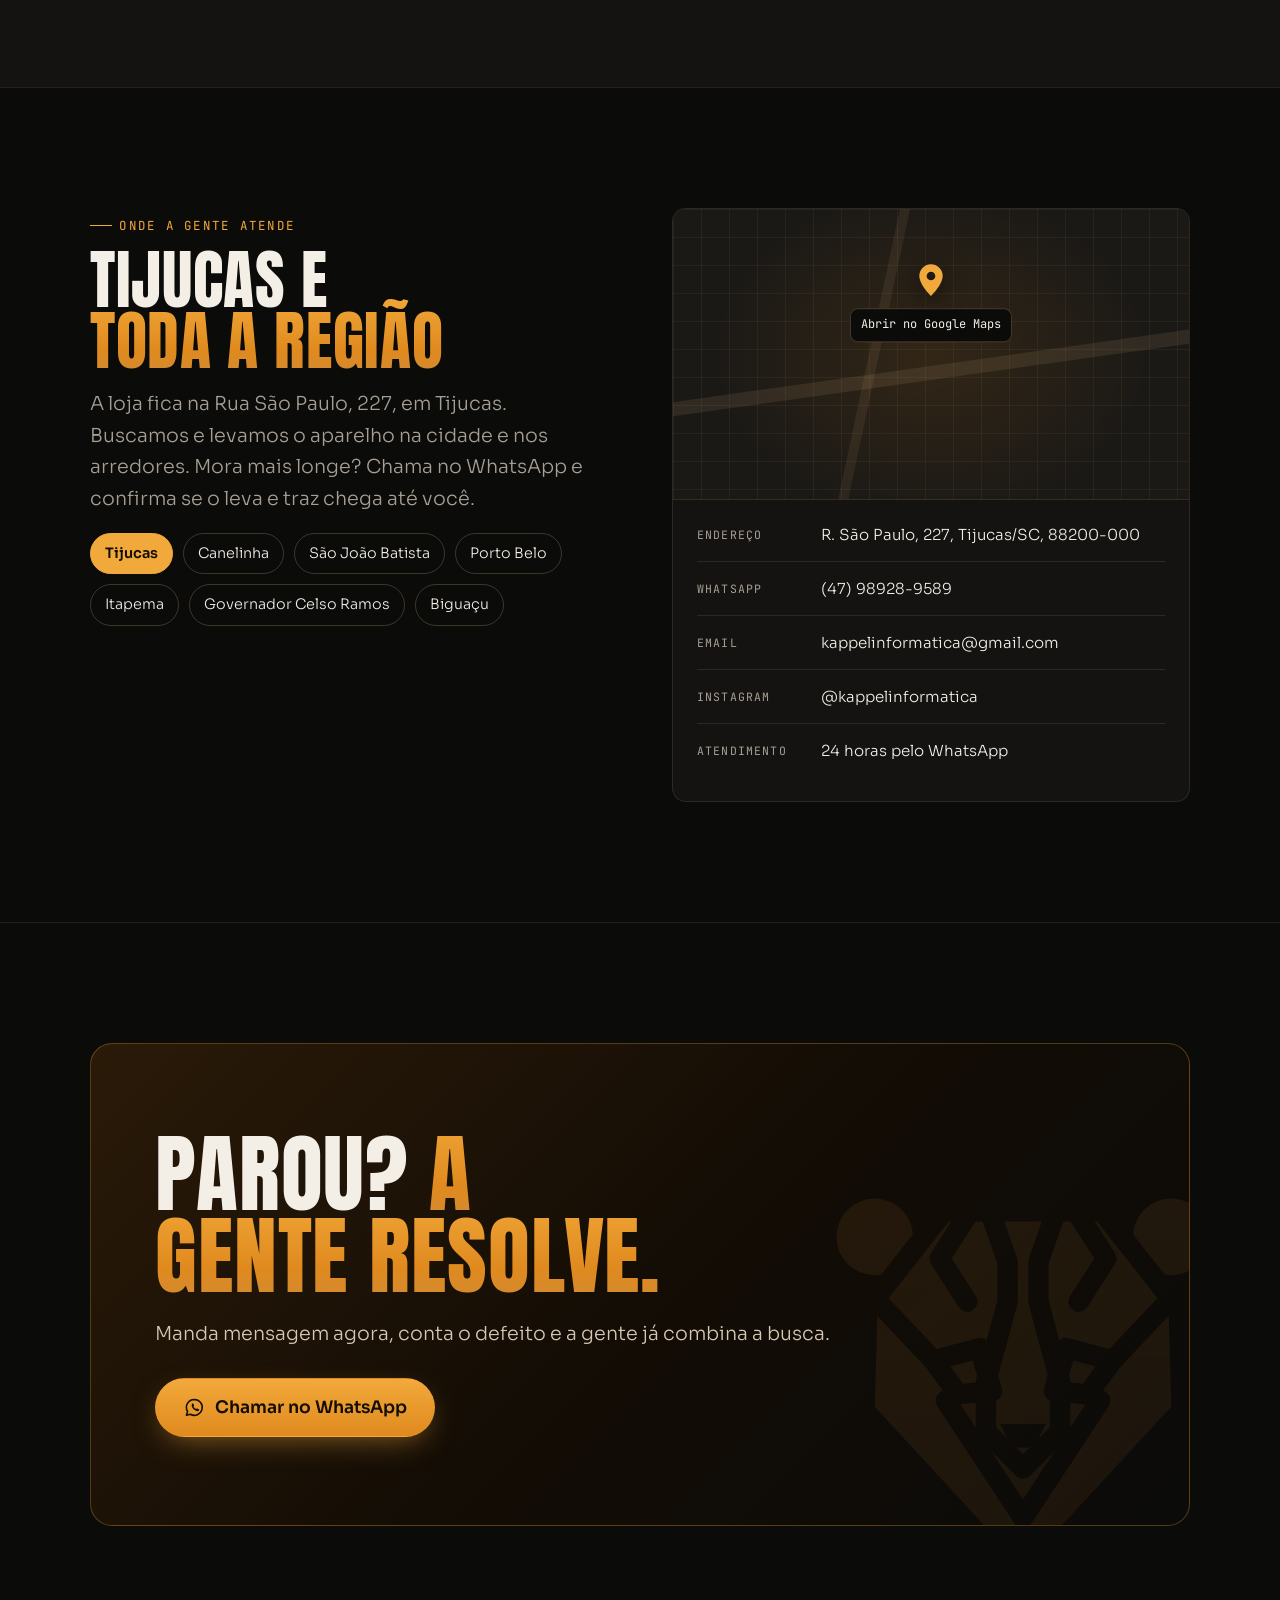
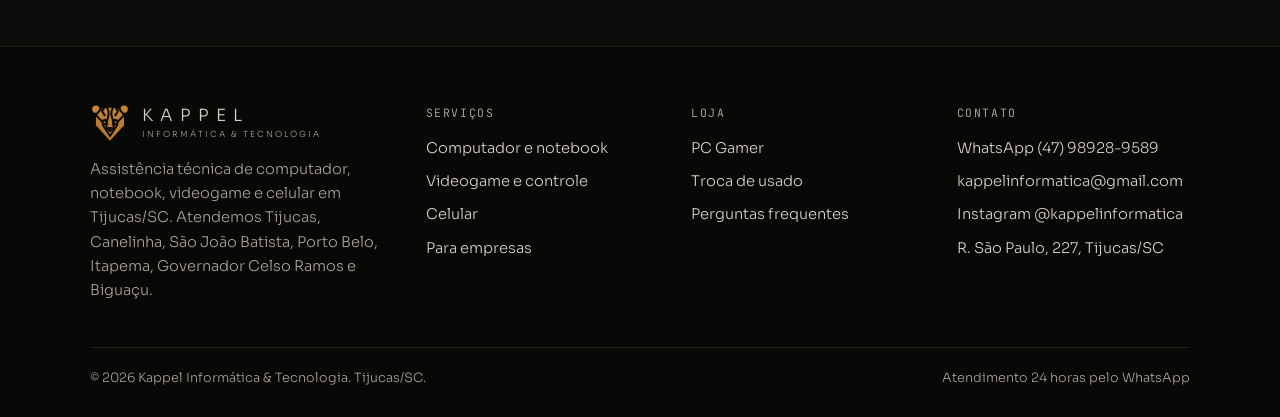
<file: empresas/index.html>
<!doctype html>
<html lang="pt-BR">
<head>
<meta charset="utf-8">
<meta name="viewport" content="width=device-width, initial-scale=1, viewport-fit=cover">
<title>Assistência Técnica para Empresas em Tijucas/SC | Kappel</title>
<meta name="description" content="Computador do caixa travou? Assistência técnica para comércios e escritórios em Tijucas e região, com busca e entrega do equipamento e atendimento 24h.">
<link rel="canonical" href="https://www.kappelinformatica.com.br/empresas/">
<meta name="robots" content="index, follow, max-image-preview:large">
<meta name="theme-color" content="#0b0b0a">
<meta name="geo.region" content="BR-SC">
<meta name="geo.placename" content="Tijucas">
<meta property="og:type" content="website">
<meta property="og:locale" content="pt_BR">
<meta property="og:site_name" content="Kappel Informática & Tecnologia">
<meta property="og:title" content="Assistência Técnica para Empresas em Tijucas/SC | Kappel">
<meta property="og:description" content="Computador do caixa travou? Assistência técnica para comércios e escritórios em Tijucas e região, com busca e entrega do equipamento e atendimento 24h.">
<meta property="og:url" content="https://www.kappelinformatica.com.br/empresas/">
<meta property="og:image" content="https://www.kappelinformatica.com.br/assets/img/og-kappel.jpg">
<meta property="og:image:width" content="1200">
<meta property="og:image:height" content="630">
<meta property="og:image:alt" content="Kappel Informática & Tecnologia, assistência técnica em Tijucas SC">
<meta name="twitter:card" content="summary_large_image">
<meta name="twitter:title" content="Assistência Técnica para Empresas em Tijucas/SC | Kappel">
<meta name="twitter:description" content="Computador do caixa travou? Assistência técnica para comércios e escritórios em Tijucas e região, com busca e entrega do equipamento e atendimento 24h.">
<meta name="twitter:image" content="https://www.kappelinformatica.com.br/assets/img/og-kappel.jpg">
<link rel="icon" href="/favicon.svg" type="image/svg+xml">
<link rel="icon" href="/favicon-32.png" sizes="32x32" type="image/png">
<link rel="apple-touch-icon" href="/apple-touch-icon.png">
<link rel="manifest" href="/site.webmanifest">
<link rel="preload" href="/assets/fonts/anton.woff2" as="font" type="font/woff2" crossorigin>
<link rel="preload" href="/assets/fonts/sora-var.woff2" as="font" type="font/woff2" crossorigin>
<link rel="stylesheet" href="/assets/css/site.css?v=9638f97367">
<script type="application/ld+json">{"@context":"https://schema.org","@graph":[{"@type":["ComputerStore","LocalBusiness"],"@id":"https://www.kappelinformatica.com.br/#negocio","name":"Kappel Informática & Tecnologia","alternateName":["Kappel Informática","Kappel"],"description":"Assistência técnica multimarca de computador, notebook, videogame, controle e celular em Tijucas/SC, com busca e entrega do aparelho, atendimento 24 horas pelo WhatsApp e venda de PC Gamer montado com nota fiscal.","url":"https://www.kappelinformatica.com.br/","logo":"https://www.kappelinformatica.com.br/assets/img/logo-512.png","image":"https://www.kappelinformatica.com.br/assets/img/og-kappel.jpg","telephone":"+55-47-98928-9589","email":"kappelinformatica@gmail.com","address":{"@type":"PostalAddress","streetAddress":"R. São Paulo, 227","addressLocality":"Tijucas","addressRegion":"SC","postalCode":"88200-000","addressCountry":"BR"},"hasMap":"https://www.google.com/maps/search/?api=1&query=Kappel%20Inform%C3%A1tica%20R.%20S%C3%A3o%20Paulo%20227%20Tijucas%20SC","areaServed":[{"@type":"City","name":"Tijucas, SC"},{"@type":"City","name":"Canelinha, SC"},{"@type":"City","name":"São João Batista, SC"},{"@type":"City","name":"Porto Belo, SC"},{"@type":"City","name":"Itapema, SC"},{"@type":"City","name":"Governador Celso Ramos, SC"},{"@type":"City","name":"Biguaçu, SC"}],"openingHoursSpecification":[{"@type":"OpeningHoursSpecification","dayOfWeek":["Monday","Tuesday","Wednesday","Thursday","Friday","Saturday","Sunday"],"opens":"00:00","closes":"23:59"}],"paymentAccepted":"Cartão de crédito, PIX, Dinheiro","currenciesAccepted":"BRL","priceRange":"$$","sameAs":["https://www.instagram.com/kappelinformatica/","https://www.facebook.com/61590926625800/"],"knowsAbout":["Conserto de computador","Conserto de notebook","Formatação","Upgrade de SSD e memória RAM","Troca de placa mãe","Reparo em placa","Conserto de videogame","Conserto de controle","Troca de tela de celular","Montagem de PC Gamer"],"hasOfferCatalog":{"@type":"OfferCatalog","name":"Serviços e produtos","itemListElement":[{"@type":"Offer","itemOffered":{"@type":"Service","name":"Conserto de computador e notebook","url":"https://www.kappelinformatica.com.br/servicos/computador-e-notebook/"}},{"@type":"Offer","itemOffered":{"@type":"Service","name":"Conserto de videogame e controle","url":"https://www.kappelinformatica.com.br/servicos/videogame-e-controle/"}},{"@type":"Offer","itemOffered":{"@type":"Service","name":"Troca de tela e conserto de celular","url":"https://www.kappelinformatica.com.br/servicos/celular/"}},{"@type":"Offer","itemOffered":{"@type":"Service","name":"Assistência técnica para empresas","url":"https://www.kappelinformatica.com.br/empresas/"}},{"@type":"Offer","itemOffered":{"@type":"Service","name":"PC Gamer montado com nota fiscal","url":"https://www.kappelinformatica.com.br/pc-gamer/"}}]}},{"@type":"Service","name":"Assistência técnica para empresas","serviceType":"Assistência técnica para empresas","description":"Computador do caixa travou? Assistência técnica para comércios e escritórios em Tijucas e região, com busca e entrega do equipamento e atendimento 24h.","url":"https://www.kappelinformatica.com.br/empresas/","provider":{"@id":"https://www.kappelinformatica.com.br/#negocio"},"areaServed":[{"@type":"City","name":"Tijucas, SC"},{"@type":"City","name":"Canelinha, SC"},{"@type":"City","name":"São João Batista, SC"},{"@type":"City","name":"Porto Belo, SC"},{"@type":"City","name":"Itapema, SC"},{"@type":"City","name":"Governador Celso Ramos, SC"},{"@type":"City","name":"Biguaçu, SC"}]},{"@type":"BreadcrumbList","itemListElement":[{"@type":"ListItem","position":1,"name":"Início","item":"https://www.kappelinformatica.com.br/"},{"@type":"ListItem","position":2,"name":"Para empresas","item":"https://www.kappelinformatica.com.br/empresas/"}]},{"@type":"FAQPage","mainEntity":[{"@type":"Question","name":"Vocês atendem empresa fora de Tijucas?","acceptedAnswer":{"@type":"Answer","text":"Atendemos Tijucas e região. Confirme o seu endereço pelo WhatsApp."}},{"@type":"Question","name":"Dá pra chamar fora do horário comercial?","acceptedAnswer":{"@type":"Answer","text":"Dá. O atendimento pelo WhatsApp é 24 horas."}}]}]}</script>
<!--
  GA4: troque G-XXXXXXXXXX pelo ID real e descomente.
  <script async src="https://www.googletagmanager.com/gtag/js?id=G-XXXXXXXXXX"></script>
  <script>window.dataLayer=window.dataLayer||[];function gtag(){dataLayer.push(arguments);}gtag('js',new Date());gtag('config','G-XXXXXXXXXX');</script>
  Meta Pixel: cole aqui o código do Gerenciador de Eventos.
-->
</head>
<body>
<svg width="0" height="0" style="position:absolute" aria-hidden="true" focusable="false">
<symbol id="i-zap" viewBox="0 0 24 24"><path d="M12 2.8a9.2 9.2 0 0 0-7.9 13.9L2.8 21.2l4.6-1.2A9.2 9.2 0 1 0 12 2.8z" fill="none" stroke="currentColor" stroke-width="1.8" stroke-linejoin="round"/><path d="M8.9 7.9c.2-.4.5-.5.8-.5h.6c.2 0 .4.1.5.4l.8 1.8c.1.2 0 .5-.1.7l-.6.7c.7 1.3 1.7 2.3 3 3l.7-.6c.2-.2.5-.2.7-.1l1.8.8c.3.1.4.3.4.5v.6c0 .3-.1.6-.5.8-.7.5-1.7.6-2.6.3a8.2 8.2 0 0 1-5.4-5.4c-.3-.9-.2-1.9.3-2.6z" fill="currentColor"/></symbol>
<symbol id="i-clock" viewBox="0 0 24 24"><g fill="none" stroke="currentColor" stroke-width="1.6" stroke-linecap="round"><circle cx="12" cy="12" r="9"/><path d="M12 7v5l3.5 2"/></g></symbol>
<symbol id="i-truck" viewBox="0 0 24 24"><g fill="none" stroke="currentColor" stroke-width="1.6" stroke-linejoin="round"><path d="M2.5 6.5h11v9h-11zM13.5 9.5h4l3 3v3h-7z"/><circle cx="6.5" cy="17" r="1.8"/><circle cx="17" cy="17" r="1.8"/></g></symbol>
<symbol id="i-shield" viewBox="0 0 24 24"><g fill="none" stroke="currentColor" stroke-width="1.6" stroke-linejoin="round" stroke-linecap="round"><path d="M12 2.8 4.5 5.6v6c0 4.6 3.2 8.2 7.5 9.6 4.3-1.4 7.5-5 7.5-9.6v-6z"/><path d="m8.7 12 2.3 2.3 4.3-4.6"/></g></symbol>
<symbol id="i-receipt" viewBox="0 0 24 24"><g fill="none" stroke="currentColor" stroke-width="1.6" stroke-linejoin="round" stroke-linecap="round"><path d="M5.5 2.8h13v18.4l-2.2-1.4-2.1 1.4-2.2-1.4-2.2 1.4-2.1-1.4-2.2 1.4z"/><path d="M8.5 7.5h7M8.5 11h7M8.5 14.5h4"/></g></symbol>
<symbol id="i-card" viewBox="0 0 24 24"><g fill="none" stroke="currentColor" stroke-width="1.6" stroke-linejoin="round"><rect x="2.8" y="5.5" width="18.4" height="13" rx="2"/><path d="M2.8 9.5h18.4M6.5 15h4"/></g></symbol>
<symbol id="i-laptop" viewBox="0 0 24 24"><g fill="none" stroke="currentColor" stroke-width="1.5" stroke-linejoin="round"><rect x="4.5" y="5" width="15" height="10" rx="1.2"/><path d="M2 18.5h20l-1.5-3.5h-17z"/></g></symbol>
<symbol id="i-pad" viewBox="0 0 24 24"><g fill="none" stroke="currentColor" stroke-width="1.5" stroke-linejoin="round" stroke-linecap="round"><path d="M7 7.5h10a4.5 4.5 0 0 1 4.4 5.4l-.8 4a2.6 2.6 0 0 1-4.5 1.2L14.4 16H9.6l-1.7 2.1a2.6 2.6 0 0 1-4.5-1.2l-.8-4A4.5 4.5 0 0 1 7 7.5z"/><path d="M7.5 10.5v3M6 12h3"/><circle cx="16" cy="11" r=".6" fill="currentColor"/><circle cx="17.5" cy="13" r=".6" fill="currentColor"/></g></symbol>
<symbol id="i-phone" viewBox="0 0 24 24"><g fill="none" stroke="currentColor" stroke-width="1.5" stroke-linejoin="round" stroke-linecap="round"><rect x="6.5" y="2.5" width="11" height="19" rx="2.2"/><path d="M10.5 18.5h3M9 6l3.5 3.5M9 9.5l6 6"/></g></symbol>
<symbol id="i-tower" viewBox="0 0 24 24"><g fill="none" stroke="currentColor" stroke-width="1.5" stroke-linejoin="round"><rect x="6" y="2.5" width="12" height="19" rx="1.5"/><circle cx="12" cy="9" r="2.6"/><circle cx="12" cy="16" r="2.6"/></g></symbol>
<symbol id="i-check" viewBox="0 0 24 24"><g fill="none" stroke="currentColor" stroke-width="1.8" stroke-linecap="round" stroke-linejoin="round"><circle cx="12" cy="12" r="9"/><path d="m8 12.2 2.8 2.8L16.2 9.5"/></g></symbol>
<symbol id="i-pin" viewBox="0 0 24 24"><path d="M12 2.5a7 7 0 0 0-7 7c0 5.2 7 12 7 12s7-6.8 7-12a7 7 0 0 0-7-7zm0 9.6a2.6 2.6 0 1 1 0-5.2 2.6 2.6 0 0 1 0 5.2z" fill="currentColor"/></symbol>
</svg>
<a class="skip" href="#conteudo">Pular para o conteúdo</a>
<header class="site-header">
  <nav class="wrap nav" aria-label="Principal">
    <a class="brand" href="/" aria-label="Kappel Informática, página inicial">
      <img src="/assets/img/logo.svg" alt="" width="40" height="40">
      <span class="brand-name"><b>KAPPEL</b><small>Informática &amp; Tecnologia</small></span>
    </a>
    <div class="nav-links" id="nav-links"><ul class="menu"><li><a href="/#servicos">Serviços</a></li><li><a href="/pc-gamer/">PC Gamer</a></li><li><a href="/pc-gamer/#troca">Troca de usado</a></li><li><a href="/empresas/" aria-current="page">Empresas</a></li><li><a href="/#contato">Contato</a></li></ul></div>
    <a class="btn btn-zap " href="https://wa.me/5547989289589?text=Oi%2C%20Kappel%21%20Quero%20fazer%20um%20or%C3%A7amento." target="_blank" rel="noopener"><svg aria-hidden="true"><use href="#i-zap"/></svg>Orçamento</a>
    <button class="menu-toggle" type="button" aria-expanded="false" aria-controls="nav-links" aria-label="Abrir menu"><span></span></button>
  </nav>
</header>
<main id="conteudo">
<section class="page-hero">
  <canvas class="hero-mesh" aria-hidden="true"></canvas>
  <div class="wrap">
    <nav class="crumbs" aria-label="Você está em"><ol><li><a href="/">Início</a></li><li aria-current="page">Para empresas</li></ol></nav>
    <span class="eyebrow rise">Para comércios e escritórios</span>
    <h1 class="display rise d1">Assistência técnica para empresas <span class="hot">em Tijucas</span></h1>
    <p class="lead rise d2">Computador do caixa travou, PC do escritório não liga. Atendemos comércios e escritórios de Tijucas e região com busca e entrega do equipamento e atendimento pelo WhatsApp a qualquer hora.</p>
    <div class="hero-cta rise d3"><a class="btn btn-zap btn-lg" href="https://wa.me/5547989289589?text=Oi%2C%20Kappel%21%20Tenho%20uma%20empresa%20e%20preciso%20de%20assist%C3%AAncia%20t%C3%A9cnica.%20" target="_blank" rel="noopener"><svg aria-hidden="true"><use href="#i-zap"/></svg>Pedir orçamento no WhatsApp</a><a class="btn btn-ghost" href="#como-funciona">Como funciona</a></div>
  </div>
</section><section class="seals" aria-label="Por que chamar a Kappel"><div class="wrap"><ul><li><svg aria-hidden="true"><use href="#i-clock"/></svg><div><b>Atendimento 24h</b><span>Chamou no WhatsApp, a gente responde</span></div></li><li><svg aria-hidden="true"><use href="#i-truck"/></svg><div><b>Buscamos e levamos</b><span>Seu aparelho, onde você estiver</span></div></li><li><svg aria-hidden="true"><use href="#i-shield"/></svg><div><b>Serviço com garantia</b><span>PC montado sai com 3 meses</span></div></li><li><svg aria-hidden="true"><use href="#i-receipt"/></svg><div><b>Nota fiscal no seu nome</b><span>Compra registrada, sem dor de cabeça</span></div></li><li><svg aria-hidden="true"><use href="#i-card"/></svg><div><b>Até 12x no cartão</b><span>Ou PIX e dinheiro</span></div></li></ul></div></section><section class="section">
  <div class="wrap">
    <div class="section-head">
      <span class="eyebrow">Problemas que chegam aqui</span>
      <h2 class="display section-title">Reconhece algum desses?</h2>
    </div>
    <div class="problems"><div class="problem"><h3>Máquina parada</h3><p>Computador do caixa ou do balcão parou. A gente busca, conserta e devolve pra operação voltar.</p></div><div class="problem"><h3>Lentidão no dia a dia</h3><p>Sistema demorando pra abrir e fila crescendo. Upgrade de SSD e memória costuma resolver.</p></div><div class="problem"><h3>Troca de peça</h3><p>Placa mãe, fonte, memória. Diagnóstico e troca com orçamento antes.</p></div><div class="problem"><h3>Limpeza e manutenção</h3><p>Equipamento que trabalha o dia todo junta poeira. Limpeza completa evita parada.</p></div><div class="problem"><h3>Formatação e reinstalação</h3><p>Sistema limpo e máquina pronta pra trabalhar de novo.</p></div><div class="problem"><h3>Atendimento fora do horário</h3><p>Problema às 22h? Manda no WhatsApp. O atendimento é 24 horas.</p></div></div>
  </div>
</section>
<section class="section alt">
  <div class="wrap split">
    <div class="prose"><h2>Um caso daqui de Tijucas</h2>
<p>O computador de um comércio da cidade parou. A Kappel trocou a placa mãe e a máquina voltou ao trabalho. Para quem vende no balcão, cada hora parada é venda perdida, por isso o atendimento é pensado pra ser rápido e com leva e traz.</p>
<h2>Como funciona para empresas</h2>
<p>Você chama no WhatsApp, combina o horário, a gente busca o equipamento no seu negócio, passa o orçamento e devolve funcionando.</p></div>
    <aside class="aside-card">
  <span class="eyebrow">Orçamento</span>
  <h2>Sua operação rodando de novo</h2>
  <ul class="checks"><li><svg aria-hidden="true"><use href="#i-check"/></svg><span>Busca e entrega no seu negócio</span></li><li><svg aria-hidden="true"><use href="#i-check"/></svg><span>Atendimento 24h pelo WhatsApp</span></li><li><svg aria-hidden="true"><use href="#i-check"/></svg><span>Orçamento antes do conserto</span></li><li><svg aria-hidden="true"><use href="#i-check"/></svg><span>Serviço com garantia</span></li></ul>
  <a class="btn btn-zap btn-lg" href="https://wa.me/5547989289589?text=Oi%2C%20Kappel%21%20Tenho%20uma%20empresa%20e%20preciso%20de%20assist%C3%AAncia%20t%C3%A9cnica.%20" target="_blank" rel="noopener"><svg aria-hidden="true"><use href="#i-zap"/></svg>Pedir orçamento</a>
  <p class="hero-note">WhatsApp <b>(47) 98928-9589</b></p>
</aside>
  </div>
</section>
<section class="section" id="como-funciona">
  <div class="wrap">
    <div class="section-head">
      <span class="eyebrow">Sem enrolação</span>
      <h2 class="display section-title">Como funciona</h2>
    </div>
    <ol class="steps"><li><h3>Chama no WhatsApp</h3><p>Conta o que está acontecendo. Se der, manda foto ou vídeo do defeito.</p></li><li><h3>A gente busca</h3><p>Combinamos o horário e buscamos o aparelho na sua casa ou empresa. Se preferir, traz na loja da Rua São Paulo, 227.</p></li><li><h3>Diagnóstico e orçamento</h3><p>Você fica sabendo o que tem de errado e quanto custa antes de qualquer conserto. Aprovou, a gente faz.</p></li><li><h3>Volta pra você com garantia</h3><p>Aparelho testado e entregue de volta na sua mão, com garantia do serviço.</p></li></ol>
  </div>
</section>
<section class="section alt">
  <div class="wrap">
    <div class="section-head">
      <span class="eyebrow">Dúvidas</span>
      <h2 class="display section-title">Perguntas frequentes</h2>
    </div>
    <div class="faq"><details><summary>Vocês atendem empresa fora de Tijucas?</summary><div class="answer"><p>Atendemos Tijucas e região. Confirme o seu endereço pelo WhatsApp.</p></div></details><details><summary>Dá pra chamar fora do horário comercial?</summary><div class="answer"><p>Dá. O atendimento pelo WhatsApp é 24 horas.</p></div></details></div>
  </div>
</section>
<section class="section" id="contato">
  <div class="wrap where">
    <div>
      <span class="eyebrow">Onde a gente atende</span>
      <h2 class="display section-title" style="margin-top:14px">Tijucas e <span class="hot">toda a região</span></h2>
      <p class="lead" style="margin-top:16px">A loja fica na Rua São Paulo, 227, em Tijucas. Buscamos e levamos o aparelho na cidade e nos arredores. Mora mais longe? Chama no WhatsApp e confirma se o leva e traz chega até você.</p>
      <ul class="cities" aria-label="Cidades atendidas"><li>Tijucas</li><li>Canelinha</li><li>São João Batista</li><li>Porto Belo</li><li>Itapema</li><li>Governador Celso Ramos</li><li>Biguaçu</li></ul>
    </div>
    <div class="contact-card">
      <a class="map-link" href="https://www.google.com/maps/search/?api=1&query=Kappel%20Inform%C3%A1tica%20R.%20S%C3%A3o%20Paulo%20227%20Tijucas%20SC" target="_blank" rel="noopener" aria-label="Abrir a loja no Google Maps">
        <span class="pin"><svg aria-hidden="true"><use href="#i-pin"/></svg><span>Abrir no Google Maps</span></span>
      </a>
      <ul class="contact-list">
        <li><span>Endereço</span><a href="https://www.google.com/maps/search/?api=1&query=Kappel%20Inform%C3%A1tica%20R.%20S%C3%A3o%20Paulo%20227%20Tijucas%20SC" target="_blank" rel="noopener">R. São Paulo, 227, Tijucas/SC, 88200-000</a></li>
        <li><span>WhatsApp</span><a href="https://wa.me/5547989289589?text=Oi%2C%20Kappel%21%20Vim%20pelo%20site%20e%20quero%20um%20or%C3%A7amento." target="_blank" rel="noopener">(47) 98928-9589</a></li>
        <li><span>Email</span><a href="mailto:kappelinformatica@gmail.com">kappelinformatica@gmail.com</a></li>
        <li><span>Instagram</span><a href="https://www.instagram.com/kappelinformatica/" target="_blank" rel="noopener">@kappelinformatica</a></li>
        <li><span>Atendimento</span><p>24 horas pelo WhatsApp</p></li>
      </ul>
    </div>
  </div>
</section>
<section class="section final">
  <div class="wrap">
    <div class="final-box">
      <img class="final-logo" src="/assets/img/logo.svg" alt="" width="420" height="420" loading="lazy">
      <h2 class="display">Parou? <span class="hot">A gente resolve.</span></h2>
      <p class="lead">Manda mensagem agora, conta o defeito e a gente já combina a busca.</p>
      <div class="hero-cta"><a class="btn btn-zap btn-lg" href="https://wa.me/5547989289589?text=Oi%2C%20Kappel%21%20Tenho%20uma%20empresa%20e%20preciso%20de%20assist%C3%AAncia%20t%C3%A9cnica.%20" target="_blank" rel="noopener"><svg aria-hidden="true"><use href="#i-zap"/></svg>Chamar no WhatsApp</a></div>
    </div>
  </div>
</section></main>
<footer class="site-footer">
  <div class="wrap">
    <div class="foot">
      <div class="foot-brand">
        <a class="brand" href="/"><img src="/assets/img/logo.svg" alt="" width="40" height="40"><span class="brand-name"><b>KAPPEL</b><small>Informática &amp; Tecnologia</small></span></a>
        <p>Assistência técnica de computador, notebook, videogame e celular em Tijucas/SC. Atendemos Tijucas, Canelinha, São João Batista, Porto Belo, Itapema, Governador Celso Ramos e Biguaçu.</p>
      </div>
      <div>
        <h2>Serviços</h2>
        <ul>
          <li><a href="/servicos/computador-e-notebook/">Computador e notebook</a></li>
          <li><a href="/servicos/videogame-e-controle/">Videogame e controle</a></li>
          <li><a href="/servicos/celular/">Celular</a></li>
          <li><a href="/empresas/">Para empresas</a></li>
        </ul>
      </div>
      <div>
        <h2>Loja</h2>
        <ul>
          <li><a href="/pc-gamer/">PC Gamer</a></li>
          <li><a href="/pc-gamer/#troca">Troca de usado</a></li>
          <li><a href="/#faq">Perguntas frequentes</a></li>
        </ul>
      </div>
      <div>
        <h2>Contato</h2>
        <ul>
          <li><a href="https://wa.me/5547989289589?text=Oi%2C%20Kappel%21%20Vim%20pelo%20site%20e%20quero%20um%20or%C3%A7amento." target="_blank" rel="noopener">WhatsApp (47) 98928-9589</a></li>
          <li><a href="mailto:kappelinformatica@gmail.com">kappelinformatica@gmail.com</a></li>
          <li><a href="https://www.instagram.com/kappelinformatica/" target="_blank" rel="noopener">Instagram @kappelinformatica</a></li>
          <li><a href="https://www.google.com/maps/search/?api=1&query=Kappel%20Inform%C3%A1tica%20R.%20S%C3%A3o%20Paulo%20227%20Tijucas%20SC" target="_blank" rel="noopener">R. São Paulo, 227, Tijucas/SC</a></li>
        </ul>
      </div>
    </div>
    <div class="foot-bottom">
      <span>© <span id="ano">2026</span> Kappel Informática & Tecnologia. Tijucas/SC.</span>
      <!-- TODO: incluir CNPJ quando o cliente enviar -->
      <span>Atendimento 24 horas pelo WhatsApp</span>
    </div>
  </div>
</footer>
<a class="zap-float" href="https://wa.me/5547989289589?text=Oi%2C%20Kappel%21%20Vim%20pelo%20site%20e%20quero%20um%20or%C3%A7amento." target="_blank" rel="noopener" aria-label="Chamar a Kappel no WhatsApp"><svg aria-hidden="true"><use href="#i-zap"/></svg><span>Chamar no WhatsApp</span></a>
<script src="/assets/js/site.js?v=bb8026a8f8" defer></script>
</body>
</html>
</file>
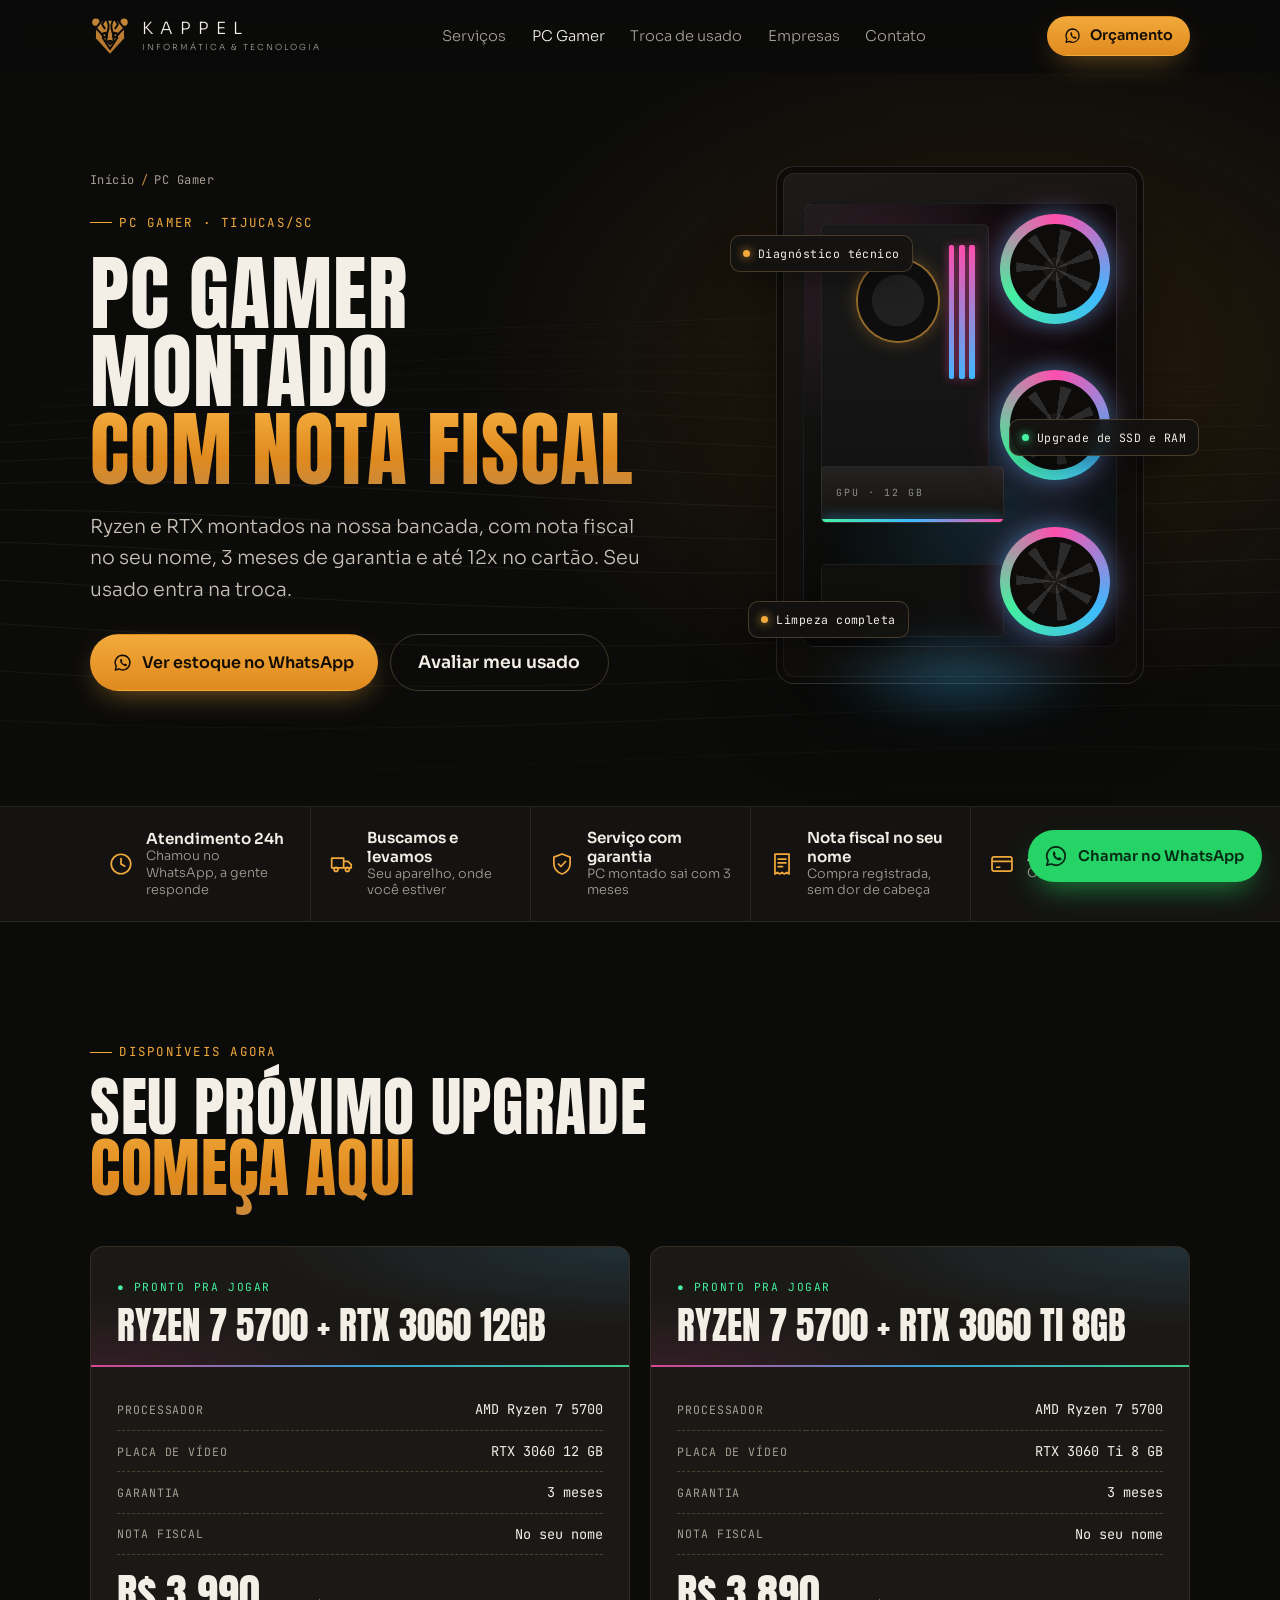
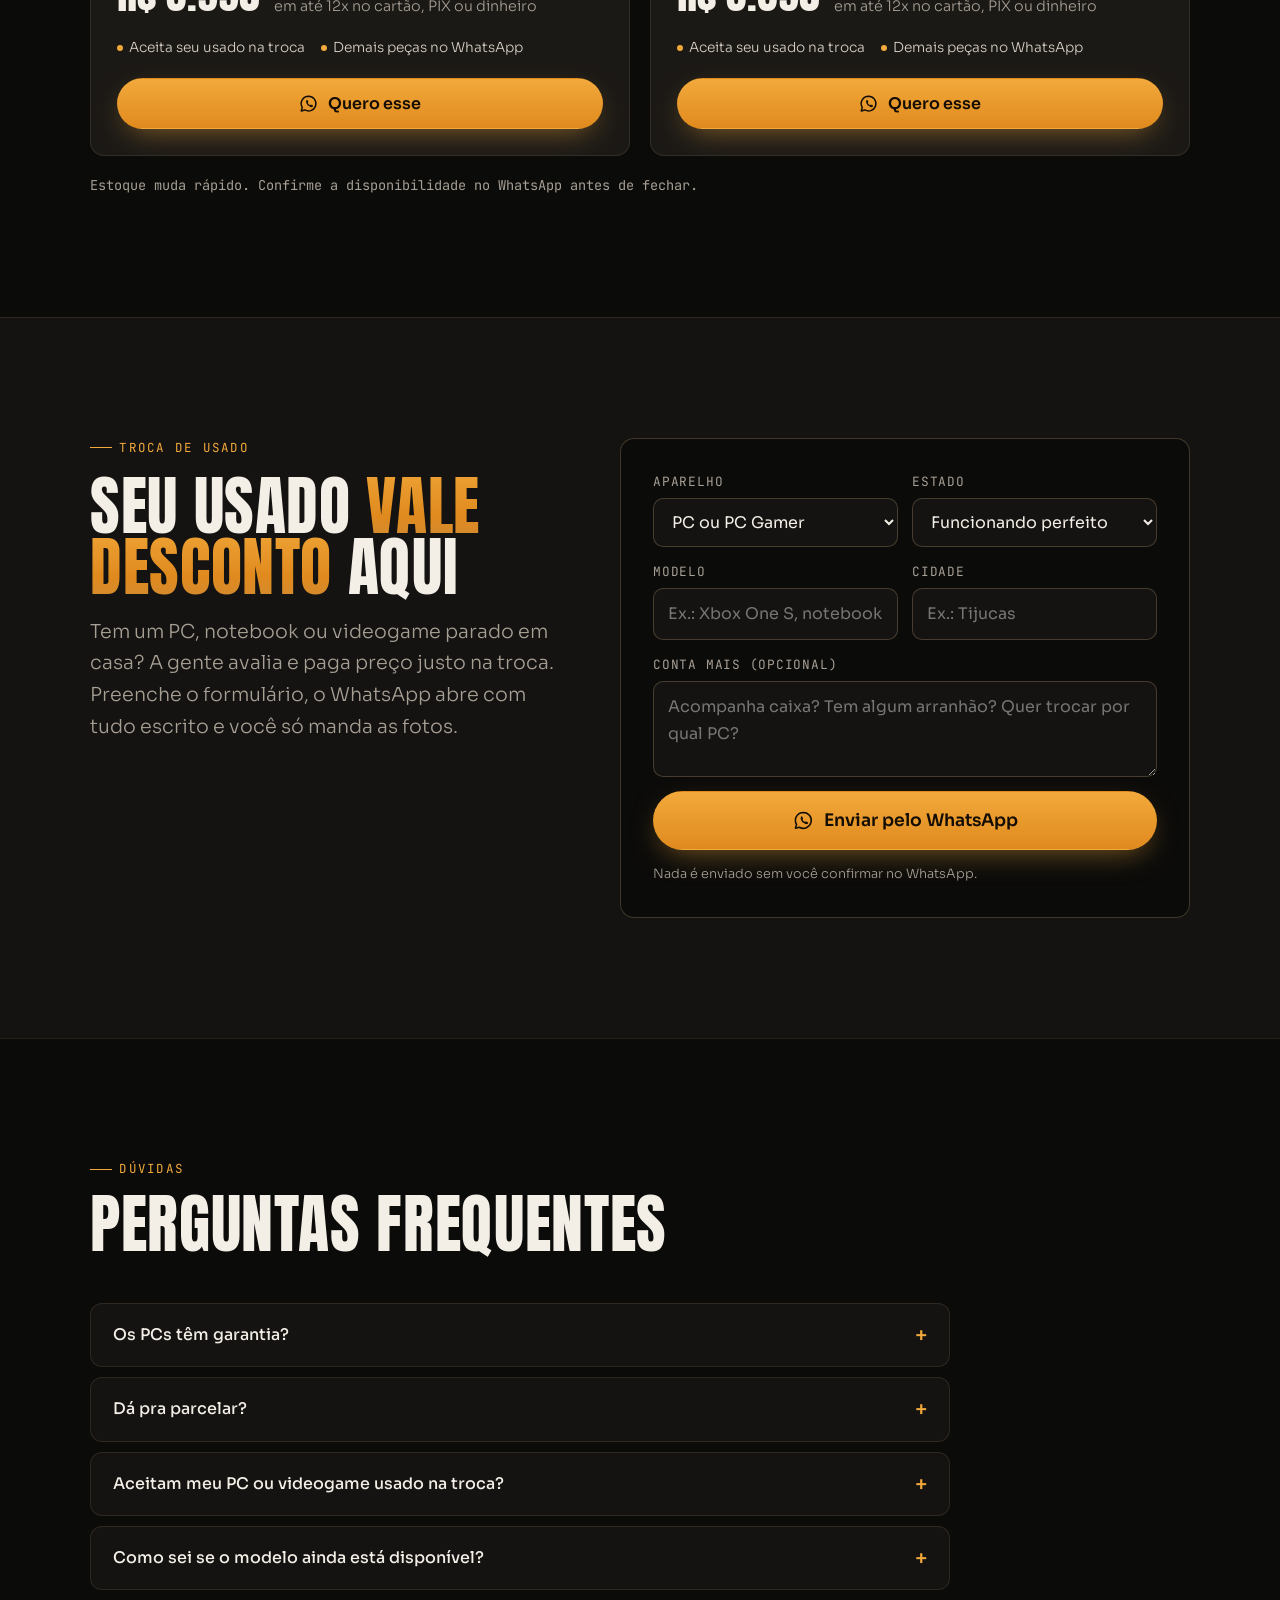
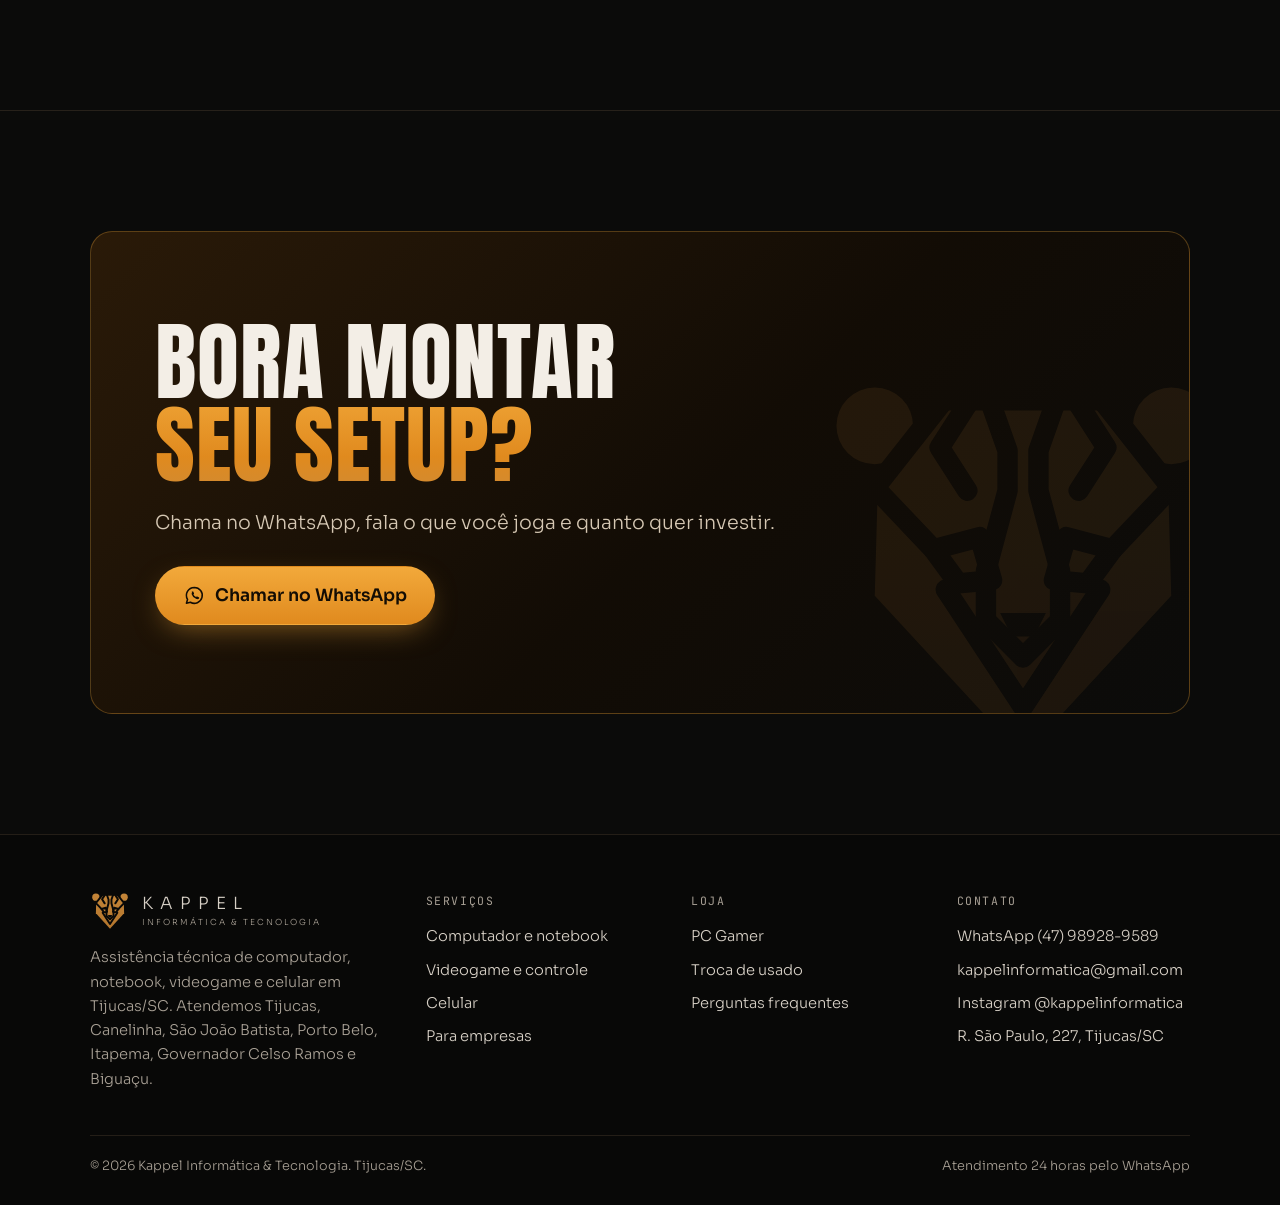
<file: pc-gamer/index.html>
<!doctype html>
<html lang="pt-BR">
<head>
<meta charset="utf-8">
<meta name="viewport" content="width=device-width, initial-scale=1, viewport-fit=cover">
<title>PC Gamer em Tijucas/SC com Nota Fiscal e 12x | Kappel</title>
<meta name="description" content="PC Gamer montado com Ryzen 7 e RTX 3060 em Tijucas/SC. Nota fiscal no seu nome, 3 meses de garantia, até 12x no cartão e seu usado na troca.">
<link rel="canonical" href="https://www.kappelinformatica.com.br/pc-gamer/">
<meta name="robots" content="index, follow, max-image-preview:large">
<meta name="theme-color" content="#0b0b0a">
<meta name="geo.region" content="BR-SC">
<meta name="geo.placename" content="Tijucas">
<meta property="og:type" content="website">
<meta property="og:locale" content="pt_BR">
<meta property="og:site_name" content="Kappel Informática & Tecnologia">
<meta property="og:title" content="PC Gamer em Tijucas/SC com Nota Fiscal e 12x | Kappel">
<meta property="og:description" content="PC Gamer montado com Ryzen 7 e RTX 3060 em Tijucas/SC. Nota fiscal no seu nome, 3 meses de garantia, até 12x no cartão e seu usado na troca.">
<meta property="og:url" content="https://www.kappelinformatica.com.br/pc-gamer/">
<meta property="og:image" content="https://www.kappelinformatica.com.br/assets/img/og-kappel.jpg">
<meta property="og:image:width" content="1200">
<meta property="og:image:height" content="630">
<meta property="og:image:alt" content="Kappel Informática & Tecnologia, assistência técnica em Tijucas SC">
<meta name="twitter:card" content="summary_large_image">
<meta name="twitter:title" content="PC Gamer em Tijucas/SC com Nota Fiscal e 12x | Kappel">
<meta name="twitter:description" content="PC Gamer montado com Ryzen 7 e RTX 3060 em Tijucas/SC. Nota fiscal no seu nome, 3 meses de garantia, até 12x no cartão e seu usado na troca.">
<meta name="twitter:image" content="https://www.kappelinformatica.com.br/assets/img/og-kappel.jpg">
<link rel="icon" href="/favicon.svg" type="image/svg+xml">
<link rel="icon" href="/favicon-32.png" sizes="32x32" type="image/png">
<link rel="apple-touch-icon" href="/apple-touch-icon.png">
<link rel="manifest" href="/site.webmanifest">
<link rel="preload" href="/assets/fonts/anton.woff2" as="font" type="font/woff2" crossorigin>
<link rel="preload" href="/assets/fonts/sora-var.woff2" as="font" type="font/woff2" crossorigin>
<link rel="stylesheet" href="/assets/css/site.css?v=9638f97367">
<script type="application/ld+json">{"@context":"https://schema.org","@graph":[{"@type":["ComputerStore","LocalBusiness"],"@id":"https://www.kappelinformatica.com.br/#negocio","name":"Kappel Informática & Tecnologia","alternateName":["Kappel Informática","Kappel"],"description":"Assistência técnica multimarca de computador, notebook, videogame, controle e celular em Tijucas/SC, com busca e entrega do aparelho, atendimento 24 horas pelo WhatsApp e venda de PC Gamer montado com nota fiscal.","url":"https://www.kappelinformatica.com.br/","logo":"https://www.kappelinformatica.com.br/assets/img/logo-512.png","image":"https://www.kappelinformatica.com.br/assets/img/og-kappel.jpg","telephone":"+55-47-98928-9589","email":"kappelinformatica@gmail.com","address":{"@type":"PostalAddress","streetAddress":"R. São Paulo, 227","addressLocality":"Tijucas","addressRegion":"SC","postalCode":"88200-000","addressCountry":"BR"},"hasMap":"https://www.google.com/maps/search/?api=1&query=Kappel%20Inform%C3%A1tica%20R.%20S%C3%A3o%20Paulo%20227%20Tijucas%20SC","areaServed":[{"@type":"City","name":"Tijucas, SC"},{"@type":"City","name":"Canelinha, SC"},{"@type":"City","name":"São João Batista, SC"},{"@type":"City","name":"Porto Belo, SC"},{"@type":"City","name":"Itapema, SC"},{"@type":"City","name":"Governador Celso Ramos, SC"},{"@type":"City","name":"Biguaçu, SC"}],"openingHoursSpecification":[{"@type":"OpeningHoursSpecification","dayOfWeek":["Monday","Tuesday","Wednesday","Thursday","Friday","Saturday","Sunday"],"opens":"00:00","closes":"23:59"}],"paymentAccepted":"Cartão de crédito, PIX, Dinheiro","currenciesAccepted":"BRL","priceRange":"$$","sameAs":["https://www.instagram.com/kappelinformatica/","https://www.facebook.com/61590926625800/"],"knowsAbout":["Conserto de computador","Conserto de notebook","Formatação","Upgrade de SSD e memória RAM","Troca de placa mãe","Reparo em placa","Conserto de videogame","Conserto de controle","Troca de tela de celular","Montagem de PC Gamer"],"hasOfferCatalog":{"@type":"OfferCatalog","name":"Serviços e produtos","itemListElement":[{"@type":"Offer","itemOffered":{"@type":"Service","name":"Conserto de computador e notebook","url":"https://www.kappelinformatica.com.br/servicos/computador-e-notebook/"}},{"@type":"Offer","itemOffered":{"@type":"Service","name":"Conserto de videogame e controle","url":"https://www.kappelinformatica.com.br/servicos/videogame-e-controle/"}},{"@type":"Offer","itemOffered":{"@type":"Service","name":"Troca de tela e conserto de celular","url":"https://www.kappelinformatica.com.br/servicos/celular/"}},{"@type":"Offer","itemOffered":{"@type":"Service","name":"Assistência técnica para empresas","url":"https://www.kappelinformatica.com.br/empresas/"}},{"@type":"Offer","itemOffered":{"@type":"Service","name":"PC Gamer montado com nota fiscal","url":"https://www.kappelinformatica.com.br/pc-gamer/"}}]}},{"@type":"BreadcrumbList","itemListElement":[{"@type":"ListItem","position":1,"name":"Início","item":"https://www.kappelinformatica.com.br/"},{"@type":"ListItem","position":2,"name":"PC Gamer","item":"https://www.kappelinformatica.com.br/pc-gamer/"}]},{"@type":"FAQPage","mainEntity":[{"@type":"Question","name":"Os PCs têm garantia?","acceptedAnswer":{"@type":"Answer","text":"Têm. Todo PC montado sai com 3 meses de garantia e nota fiscal no seu nome."}},{"@type":"Question","name":"Dá pra parcelar?","acceptedAnswer":{"@type":"Answer","text":"Em até 12x no cartão. Também aceitamos PIX e dinheiro."}},{"@type":"Question","name":"Aceitam meu PC ou videogame usado na troca?","acceptedAnswer":{"@type":"Answer","text":"Aceitamos PC, notebook e videogame como parte do pagamento, com avaliação a preço justo."}},{"@type":"Question","name":"Como sei se o modelo ainda está disponível?","acceptedAnswer":{"@type":"Answer","text":"O estoque muda rápido. Toque em \"Quero esse\" e confirme pelo WhatsApp antes de fechar."}}]},{"@type":"Product","name":"PC Gamer Ryzen 7 5700 + RTX 3060 12GB","sku":"ryzen7-5700-rtx3060-12gb","description":"PC Gamer montado com processador AMD Ryzen 7 5700 e placa de vídeo RTX 3060 12 GB. Nota fiscal no nome do cliente, 3 meses de garantia e até 12x no cartão.","image":"https://www.kappelinformatica.com.br/assets/img/og-kappel.jpg","brand":{"@type":"Brand","name":"Kappel Informática"},"offers":{"@type":"Offer","price":"3990","priceCurrency":"BRL","availability":"https://schema.org/LimitedAvailability","itemCondition":"https://schema.org/NewCondition","url":"https://www.kappelinformatica.com.br/pc-gamer/#ryzen7-5700-rtx3060-12gb","seller":{"@id":"https://www.kappelinformatica.com.br/#negocio"}}},{"@type":"Product","name":"PC Gamer Ryzen 7 5700 + RTX 3060 Ti 8GB","sku":"ryzen7-5700-rtx3060ti-8gb","description":"PC Gamer montado com processador AMD Ryzen 7 5700 e placa de vídeo RTX 3060 Ti 8 GB. Nota fiscal no nome do cliente, 3 meses de garantia e até 12x no cartão.","image":"https://www.kappelinformatica.com.br/assets/img/og-kappel.jpg","brand":{"@type":"Brand","name":"Kappel Informática"},"offers":{"@type":"Offer","price":"3890","priceCurrency":"BRL","availability":"https://schema.org/LimitedAvailability","itemCondition":"https://schema.org/NewCondition","url":"https://www.kappelinformatica.com.br/pc-gamer/#ryzen7-5700-rtx3060ti-8gb","seller":{"@id":"https://www.kappelinformatica.com.br/#negocio"}}}]}</script>
<!--
  GA4: troque G-XXXXXXXXXX pelo ID real e descomente.
  <script async src="https://www.googletagmanager.com/gtag/js?id=G-XXXXXXXXXX"></script>
  <script>window.dataLayer=window.dataLayer||[];function gtag(){dataLayer.push(arguments);}gtag('js',new Date());gtag('config','G-XXXXXXXXXX');</script>
  Meta Pixel: cole aqui o código do Gerenciador de Eventos.
-->
</head>
<body>
<svg width="0" height="0" style="position:absolute" aria-hidden="true" focusable="false">
<symbol id="i-zap" viewBox="0 0 24 24"><path d="M12 2.8a9.2 9.2 0 0 0-7.9 13.9L2.8 21.2l4.6-1.2A9.2 9.2 0 1 0 12 2.8z" fill="none" stroke="currentColor" stroke-width="1.8" stroke-linejoin="round"/><path d="M8.9 7.9c.2-.4.5-.5.8-.5h.6c.2 0 .4.1.5.4l.8 1.8c.1.2 0 .5-.1.7l-.6.7c.7 1.3 1.7 2.3 3 3l.7-.6c.2-.2.5-.2.7-.1l1.8.8c.3.1.4.3.4.5v.6c0 .3-.1.6-.5.8-.7.5-1.7.6-2.6.3a8.2 8.2 0 0 1-5.4-5.4c-.3-.9-.2-1.9.3-2.6z" fill="currentColor"/></symbol>
<symbol id="i-clock" viewBox="0 0 24 24"><g fill="none" stroke="currentColor" stroke-width="1.6" stroke-linecap="round"><circle cx="12" cy="12" r="9"/><path d="M12 7v5l3.5 2"/></g></symbol>
<symbol id="i-truck" viewBox="0 0 24 24"><g fill="none" stroke="currentColor" stroke-width="1.6" stroke-linejoin="round"><path d="M2.5 6.5h11v9h-11zM13.5 9.5h4l3 3v3h-7z"/><circle cx="6.5" cy="17" r="1.8"/><circle cx="17" cy="17" r="1.8"/></g></symbol>
<symbol id="i-shield" viewBox="0 0 24 24"><g fill="none" stroke="currentColor" stroke-width="1.6" stroke-linejoin="round" stroke-linecap="round"><path d="M12 2.8 4.5 5.6v6c0 4.6 3.2 8.2 7.5 9.6 4.3-1.4 7.5-5 7.5-9.6v-6z"/><path d="m8.7 12 2.3 2.3 4.3-4.6"/></g></symbol>
<symbol id="i-receipt" viewBox="0 0 24 24"><g fill="none" stroke="currentColor" stroke-width="1.6" stroke-linejoin="round" stroke-linecap="round"><path d="M5.5 2.8h13v18.4l-2.2-1.4-2.1 1.4-2.2-1.4-2.2 1.4-2.1-1.4-2.2 1.4z"/><path d="M8.5 7.5h7M8.5 11h7M8.5 14.5h4"/></g></symbol>
<symbol id="i-card" viewBox="0 0 24 24"><g fill="none" stroke="currentColor" stroke-width="1.6" stroke-linejoin="round"><rect x="2.8" y="5.5" width="18.4" height="13" rx="2"/><path d="M2.8 9.5h18.4M6.5 15h4"/></g></symbol>
<symbol id="i-laptop" viewBox="0 0 24 24"><g fill="none" stroke="currentColor" stroke-width="1.5" stroke-linejoin="round"><rect x="4.5" y="5" width="15" height="10" rx="1.2"/><path d="M2 18.5h20l-1.5-3.5h-17z"/></g></symbol>
<symbol id="i-pad" viewBox="0 0 24 24"><g fill="none" stroke="currentColor" stroke-width="1.5" stroke-linejoin="round" stroke-linecap="round"><path d="M7 7.5h10a4.5 4.5 0 0 1 4.4 5.4l-.8 4a2.6 2.6 0 0 1-4.5 1.2L14.4 16H9.6l-1.7 2.1a2.6 2.6 0 0 1-4.5-1.2l-.8-4A4.5 4.5 0 0 1 7 7.5z"/><path d="M7.5 10.5v3M6 12h3"/><circle cx="16" cy="11" r=".6" fill="currentColor"/><circle cx="17.5" cy="13" r=".6" fill="currentColor"/></g></symbol>
<symbol id="i-phone" viewBox="0 0 24 24"><g fill="none" stroke="currentColor" stroke-width="1.5" stroke-linejoin="round" stroke-linecap="round"><rect x="6.5" y="2.5" width="11" height="19" rx="2.2"/><path d="M10.5 18.5h3M9 6l3.5 3.5M9 9.5l6 6"/></g></symbol>
<symbol id="i-tower" viewBox="0 0 24 24"><g fill="none" stroke="currentColor" stroke-width="1.5" stroke-linejoin="round"><rect x="6" y="2.5" width="12" height="19" rx="1.5"/><circle cx="12" cy="9" r="2.6"/><circle cx="12" cy="16" r="2.6"/></g></symbol>
<symbol id="i-check" viewBox="0 0 24 24"><g fill="none" stroke="currentColor" stroke-width="1.8" stroke-linecap="round" stroke-linejoin="round"><circle cx="12" cy="12" r="9"/><path d="m8 12.2 2.8 2.8L16.2 9.5"/></g></symbol>
<symbol id="i-pin" viewBox="0 0 24 24"><path d="M12 2.5a7 7 0 0 0-7 7c0 5.2 7 12 7 12s7-6.8 7-12a7 7 0 0 0-7-7zm0 9.6a2.6 2.6 0 1 1 0-5.2 2.6 2.6 0 0 1 0 5.2z" fill="currentColor"/></symbol>
</svg>
<a class="skip" href="#conteudo">Pular para o conteúdo</a>
<header class="site-header">
  <nav class="wrap nav" aria-label="Principal">
    <a class="brand" href="/" aria-label="Kappel Informática, página inicial">
      <img src="/assets/img/logo.svg" alt="" width="40" height="40">
      <span class="brand-name"><b>KAPPEL</b><small>Informática &amp; Tecnologia</small></span>
    </a>
    <div class="nav-links" id="nav-links"><ul class="menu"><li><a href="/#servicos">Serviços</a></li><li><a href="/pc-gamer/" aria-current="page">PC Gamer</a></li><li><a href="/pc-gamer/#troca">Troca de usado</a></li><li><a href="/empresas/">Empresas</a></li><li><a href="/#contato">Contato</a></li></ul></div>
    <a class="btn btn-zap " href="https://wa.me/5547989289589?text=Oi%2C%20Kappel%21%20Quero%20fazer%20um%20or%C3%A7amento." target="_blank" rel="noopener"><svg aria-hidden="true"><use href="#i-zap"/></svg>Orçamento</a>
    <button class="menu-toggle" type="button" aria-expanded="false" aria-controls="nav-links" aria-label="Abrir menu"><span></span></button>
  </nav>
</header>
<main id="conteudo">
<section class="hero">
  <canvas class="hero-mesh" aria-hidden="true"></canvas>
  <div class="wrap hero-grid">
    <div class="hero-copy">
      <nav class="crumbs" aria-label="Você está em"><ol><li><a href="/">Início</a></li><li aria-current="page">PC Gamer</li></ol></nav>
      <span class="eyebrow rise">PC Gamer · Tijucas/SC</span>
      <h1 class="display rise d1">PC Gamer montado <span class="hot">com nota fiscal</span></h1>
      <p class="lead rise d2">Ryzen e RTX montados na nossa bancada, com nota fiscal no seu nome, 3 meses de garantia e até 12x no cartão. Seu usado entra na troca.</p>
      <div class="hero-cta rise d3"><a class="btn btn-zap " href="https://wa.me/5547989289589?text=Oi%2C%20Kappel%21%20Quero%20saber%20quais%20PCs%20Gamer%20voc%C3%AAs%20t%C3%AAm%20hoje." target="_blank" rel="noopener"><svg aria-hidden="true"><use href="#i-zap"/></svg>Ver estoque no WhatsApp</a><a class="btn btn-ghost btn-lg" href="#troca">Avaliar meu usado</a></div>
    </div>
    <div class="hero-visual rise d2"><div class="rig" role="img" aria-label="Ilustração de um PC gamer com iluminação RGB">
  <div class="rig-case">
    <div class="rig-glass"></div>
    <div class="rig-board"></div>
    <div class="rig-cpu"></div>
    <div class="rig-ram"><i></i><i></i><i></i></div>
    <div class="rig-gpu"><span>GPU · 12 GB</span></div>
    <div class="rig-psu"></div>
    <div class="rig-fans"><div class="fan"></div><div class="fan"></div><div class="fan"></div></div>
  </div>
  <div class="rig-glow"></div>
  <span class="rig-tag t1"><i></i>Diagnóstico técnico</span>
  <span class="rig-tag t2"><i></i>Upgrade de SSD e RAM</span>
  <span class="rig-tag t3"><i></i>Limpeza completa</span>
</div></div>
  </div>
</section>
<section class="seals" aria-label="Por que chamar a Kappel"><div class="wrap"><ul><li><svg aria-hidden="true"><use href="#i-clock"/></svg><div><b>Atendimento 24h</b><span>Chamou no WhatsApp, a gente responde</span></div></li><li><svg aria-hidden="true"><use href="#i-truck"/></svg><div><b>Buscamos e levamos</b><span>Seu aparelho, onde você estiver</span></div></li><li><svg aria-hidden="true"><use href="#i-shield"/></svg><div><b>Serviço com garantia</b><span>PC montado sai com 3 meses</span></div></li><li><svg aria-hidden="true"><use href="#i-receipt"/></svg><div><b>Nota fiscal no seu nome</b><span>Compra registrada, sem dor de cabeça</span></div></li><li><svg aria-hidden="true"><use href="#i-card"/></svg><div><b>Até 12x no cartão</b><span>Ou PIX e dinheiro</span></div></li></ul></div></section><section class="section" id="pcs">
  <div class="wrap">
    <div class="section-head">
      <span class="eyebrow">Disponíveis agora</span>
      <h2 class="display section-title">Seu próximo upgrade <span class="hot">começa aqui</span></h2>
    </div>
    <div class="pcs"><article class="pc" id="ryzen7-5700-rtx3060-12gb">
  <div class="pc-top">
    <span class="pc-badge">● Pronto pra jogar</span>
    <h3>Ryzen 7 5700 + RTX 3060 12GB</h3>
  </div>
  <div class="pc-body">
    <dl class="spec">
      <dt>Processador</dt><dd>AMD Ryzen 7 5700</dd>
      <dt>Placa de vídeo</dt><dd>RTX 3060 12 GB</dd>
      <dt>Garantia</dt><dd>3 meses</dd>
      <dt>Nota fiscal</dt><dd>No seu nome</dd>
    </dl>
    <div class="price"><strong>R$ 3.990</strong><span>em até 12x no cartão, PIX ou dinheiro</span></div>
    <ul class="pc-perks"><li>Aceita seu usado na troca</li><li>Demais peças no WhatsApp</li></ul>
    <a class="btn btn-zap " href="https://wa.me/5547989289589?text=Oi%2C%20Kappel%21%20Tenho%20interesse%20no%20PC%20Gamer%20Ryzen%207%205700%20%2B%20RTX%203060%2012GB%20de%20R%24%203.990.%20Ainda%20est%C3%A1%20dispon%C3%ADvel%3F" target="_blank" rel="noopener"><svg aria-hidden="true"><use href="#i-zap"/></svg>Quero esse</a>
  </div>
</article><article class="pc" id="ryzen7-5700-rtx3060ti-8gb">
  <div class="pc-top">
    <span class="pc-badge">● Pronto pra jogar</span>
    <h3>Ryzen 7 5700 + RTX 3060 Ti 8GB</h3>
  </div>
  <div class="pc-body">
    <dl class="spec">
      <dt>Processador</dt><dd>AMD Ryzen 7 5700</dd>
      <dt>Placa de vídeo</dt><dd>RTX 3060 Ti 8 GB</dd>
      <dt>Garantia</dt><dd>3 meses</dd>
      <dt>Nota fiscal</dt><dd>No seu nome</dd>
    </dl>
    <div class="price"><strong>R$ 3.890</strong><span>em até 12x no cartão, PIX ou dinheiro</span></div>
    <ul class="pc-perks"><li>Aceita seu usado na troca</li><li>Demais peças no WhatsApp</li></ul>
    <a class="btn btn-zap " href="https://wa.me/5547989289589?text=Oi%2C%20Kappel%21%20Tenho%20interesse%20no%20PC%20Gamer%20Ryzen%207%205700%20%2B%20RTX%203060%20Ti%208GB%20de%20R%24%203.890.%20Ainda%20est%C3%A1%20dispon%C3%ADvel%3F" target="_blank" rel="noopener"><svg aria-hidden="true"><use href="#i-zap"/></svg>Quero esse</a>
  </div>
</article></div><p class="pcs-note">Estoque muda rápido. Confirme a disponibilidade no WhatsApp antes de fechar.</p>
  </div>
</section>
<section class="section alt" id="troca">
  <div class="wrap"><div class="trade">
  <div class="trade-copy">
    <span class="eyebrow">Troca de usado</span>
    <h2 class="display section-title">Seu usado <span class="hot">vale desconto</span> aqui</h2>
    <p class="lead">Tem um PC, notebook ou videogame parado em casa? A gente avalia e paga preço justo na troca. Preenche o formulário, o WhatsApp abre com tudo escrito e você só manda as fotos.</p>
  </div>
  <form class="form" id="form-troca" novalidate>
    <div class="form-row">
      <div class="field">
        <label for="troca-tipo">Aparelho</label>
        <select id="troca-tipo" name="tipo">
          <option>PC ou PC Gamer</option><option>Notebook</option><option>Videogame</option><option>Celular</option><option>Outro</option>
        </select>
      </div>
      <div class="field">
        <label for="troca-estado">Estado</label>
        <select id="troca-estado" name="estado">
          <option>Funcionando perfeito</option><option>Funciona, mas tem detalhes</option><option>Com defeito</option>
        </select>
      </div>
    </div>
    <div class="form-row">
      <div class="field">
        <label for="troca-modelo">Modelo</label>
        <input id="troca-modelo" name="modelo" type="text" placeholder="Ex.: Xbox One S, notebook Dell i5" autocomplete="off">
      </div>
      <div class="field">
        <label for="troca-cidade">Cidade</label>
        <input id="troca-cidade" name="cidade" type="text" placeholder="Ex.: Tijucas" autocomplete="address-level2">
      </div>
    </div>
    <div class="field">
      <label for="troca-obs">Conta mais (opcional)</label>
      <textarea id="troca-obs" name="obs" placeholder="Acompanha caixa? Tem algum arranhão? Quer trocar por qual PC?"></textarea>
    </div>
    <button class="btn btn-zap btn-lg" type="submit"><svg aria-hidden="true"><use href="#i-zap"/></svg>Enviar pelo WhatsApp</button>
    <small>Nada é enviado sem você confirmar no WhatsApp.</small>
  </form>
</div></div>
</section>
<section class="section">
  <div class="wrap">
    <div class="section-head">
      <span class="eyebrow">Dúvidas</span>
      <h2 class="display section-title">Perguntas frequentes</h2>
    </div>
    <div class="faq"><details><summary>Os PCs têm garantia?</summary><div class="answer"><p>Têm. Todo PC montado sai com 3 meses de garantia e nota fiscal no seu nome.</p></div></details><details><summary>Dá pra parcelar?</summary><div class="answer"><p>Em até 12x no cartão. Também aceitamos PIX e dinheiro.</p></div></details><details><summary>Aceitam meu PC ou videogame usado na troca?</summary><div class="answer"><p>Aceitamos PC, notebook e videogame como parte do pagamento, com avaliação a preço justo.</p></div></details><details><summary>Como sei se o modelo ainda está disponível?</summary><div class="answer"><p>O estoque muda rápido. Toque em "Quero esse" e confirme pelo WhatsApp antes de fechar.</p></div></details></div>
  </div>
</section>
<section class="section final">
  <div class="wrap">
    <div class="final-box">
      <img class="final-logo" src="/assets/img/logo.svg" alt="" width="420" height="420" loading="lazy">
      <h2 class="display">Bora montar <span class="hot">seu setup?</span></h2>
      <p class="lead">Chama no WhatsApp, fala o que você joga e quanto quer investir.</p>
      <div class="hero-cta"><a class="btn btn-zap btn-lg" href="https://wa.me/5547989289589?text=Oi%2C%20Kappel%21%20Quero%20montar%20meu%20PC%20Gamer." target="_blank" rel="noopener"><svg aria-hidden="true"><use href="#i-zap"/></svg>Chamar no WhatsApp</a></div>
    </div>
  </div>
</section></main>
<footer class="site-footer">
  <div class="wrap">
    <div class="foot">
      <div class="foot-brand">
        <a class="brand" href="/"><img src="/assets/img/logo.svg" alt="" width="40" height="40"><span class="brand-name"><b>KAPPEL</b><small>Informática &amp; Tecnologia</small></span></a>
        <p>Assistência técnica de computador, notebook, videogame e celular em Tijucas/SC. Atendemos Tijucas, Canelinha, São João Batista, Porto Belo, Itapema, Governador Celso Ramos e Biguaçu.</p>
      </div>
      <div>
        <h2>Serviços</h2>
        <ul>
          <li><a href="/servicos/computador-e-notebook/">Computador e notebook</a></li>
          <li><a href="/servicos/videogame-e-controle/">Videogame e controle</a></li>
          <li><a href="/servicos/celular/">Celular</a></li>
          <li><a href="/empresas/">Para empresas</a></li>
        </ul>
      </div>
      <div>
        <h2>Loja</h2>
        <ul>
          <li><a href="/pc-gamer/">PC Gamer</a></li>
          <li><a href="/pc-gamer/#troca">Troca de usado</a></li>
          <li><a href="/#faq">Perguntas frequentes</a></li>
        </ul>
      </div>
      <div>
        <h2>Contato</h2>
        <ul>
          <li><a href="https://wa.me/5547989289589?text=Oi%2C%20Kappel%21%20Vim%20pelo%20site%20e%20quero%20um%20or%C3%A7amento." target="_blank" rel="noopener">WhatsApp (47) 98928-9589</a></li>
          <li><a href="mailto:kappelinformatica@gmail.com">kappelinformatica@gmail.com</a></li>
          <li><a href="https://www.instagram.com/kappelinformatica/" target="_blank" rel="noopener">Instagram @kappelinformatica</a></li>
          <li><a href="https://www.google.com/maps/search/?api=1&query=Kappel%20Inform%C3%A1tica%20R.%20S%C3%A3o%20Paulo%20227%20Tijucas%20SC" target="_blank" rel="noopener">R. São Paulo, 227, Tijucas/SC</a></li>
        </ul>
      </div>
    </div>
    <div class="foot-bottom">
      <span>© <span id="ano">2026</span> Kappel Informática & Tecnologia. Tijucas/SC.</span>
      <!-- TODO: incluir CNPJ quando o cliente enviar -->
      <span>Atendimento 24 horas pelo WhatsApp</span>
    </div>
  </div>
</footer>
<a class="zap-float" href="https://wa.me/5547989289589?text=Oi%2C%20Kappel%21%20Vim%20pelo%20site%20e%20quero%20um%20or%C3%A7amento." target="_blank" rel="noopener" aria-label="Chamar a Kappel no WhatsApp"><svg aria-hidden="true"><use href="#i-zap"/></svg><span>Chamar no WhatsApp</span></a>
<script src="/assets/js/site.js?v=bb8026a8f8" defer></script>
</body>
</html>
</file>
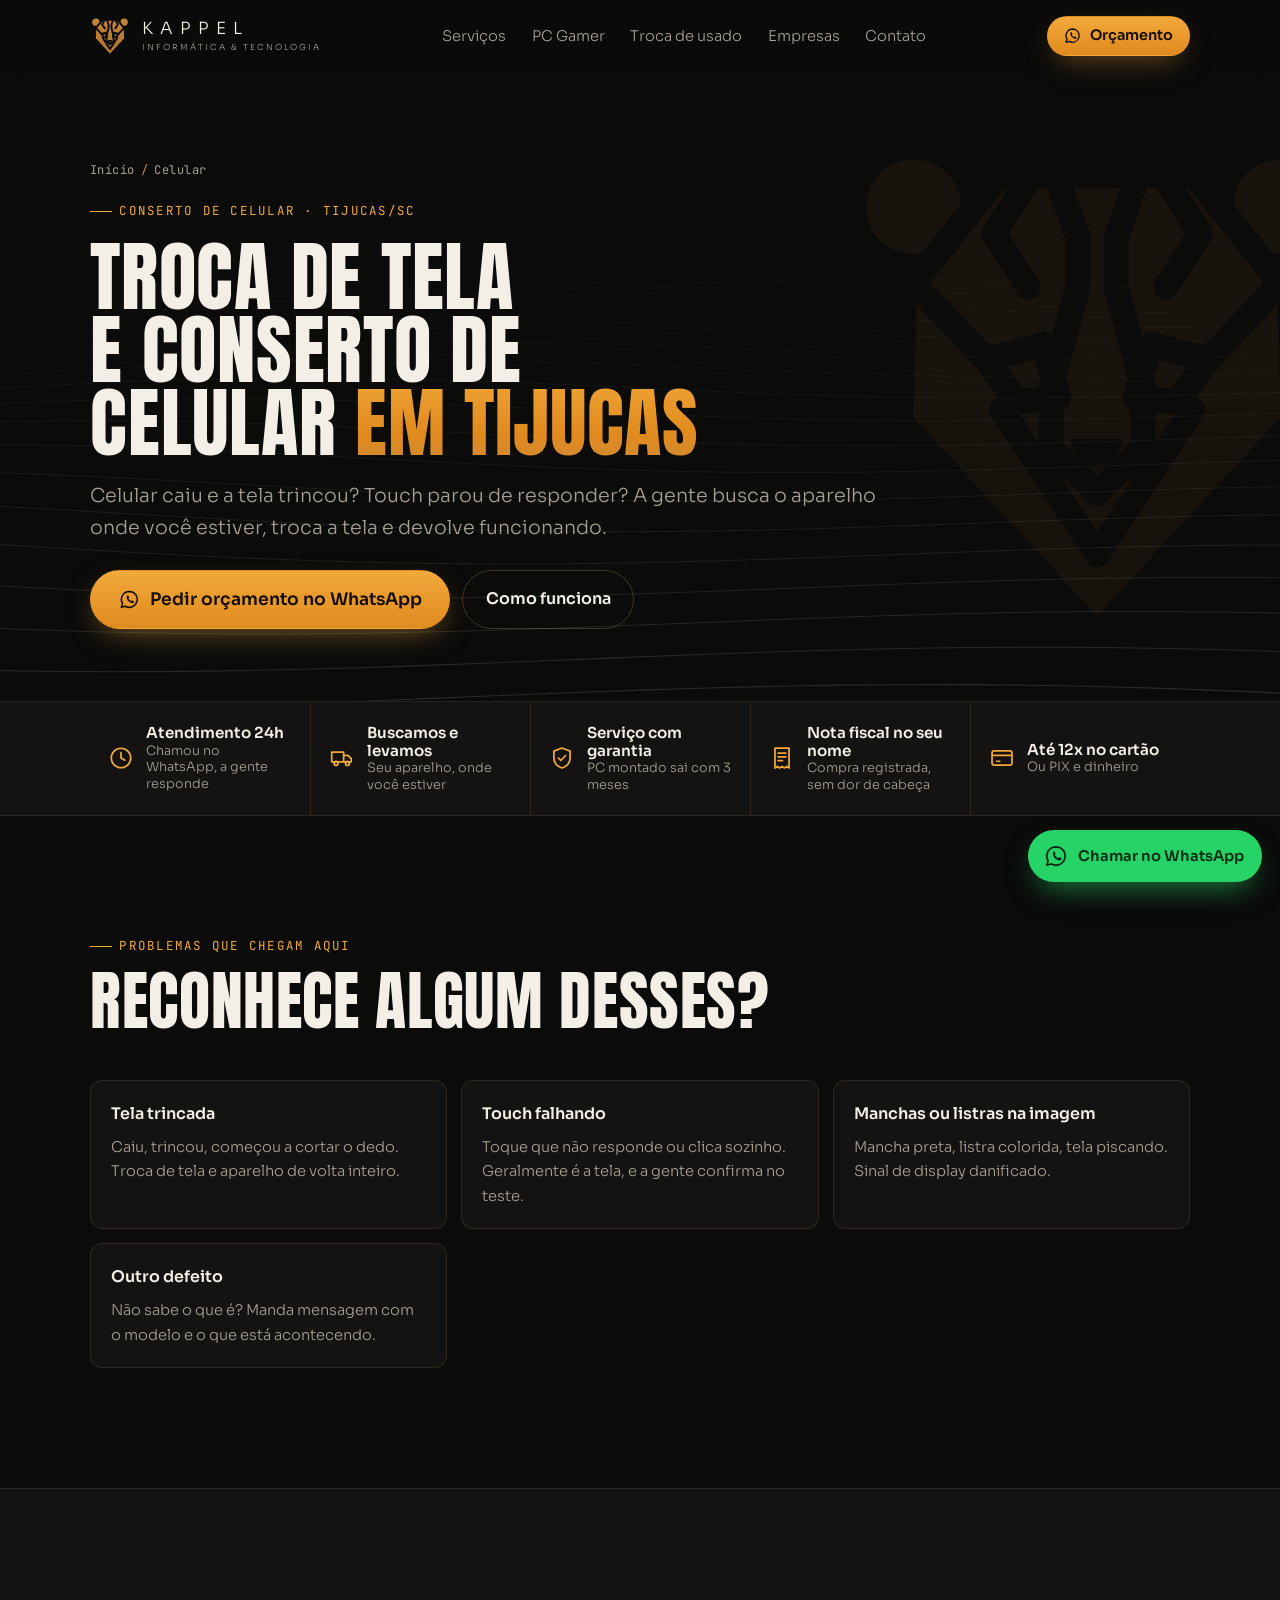
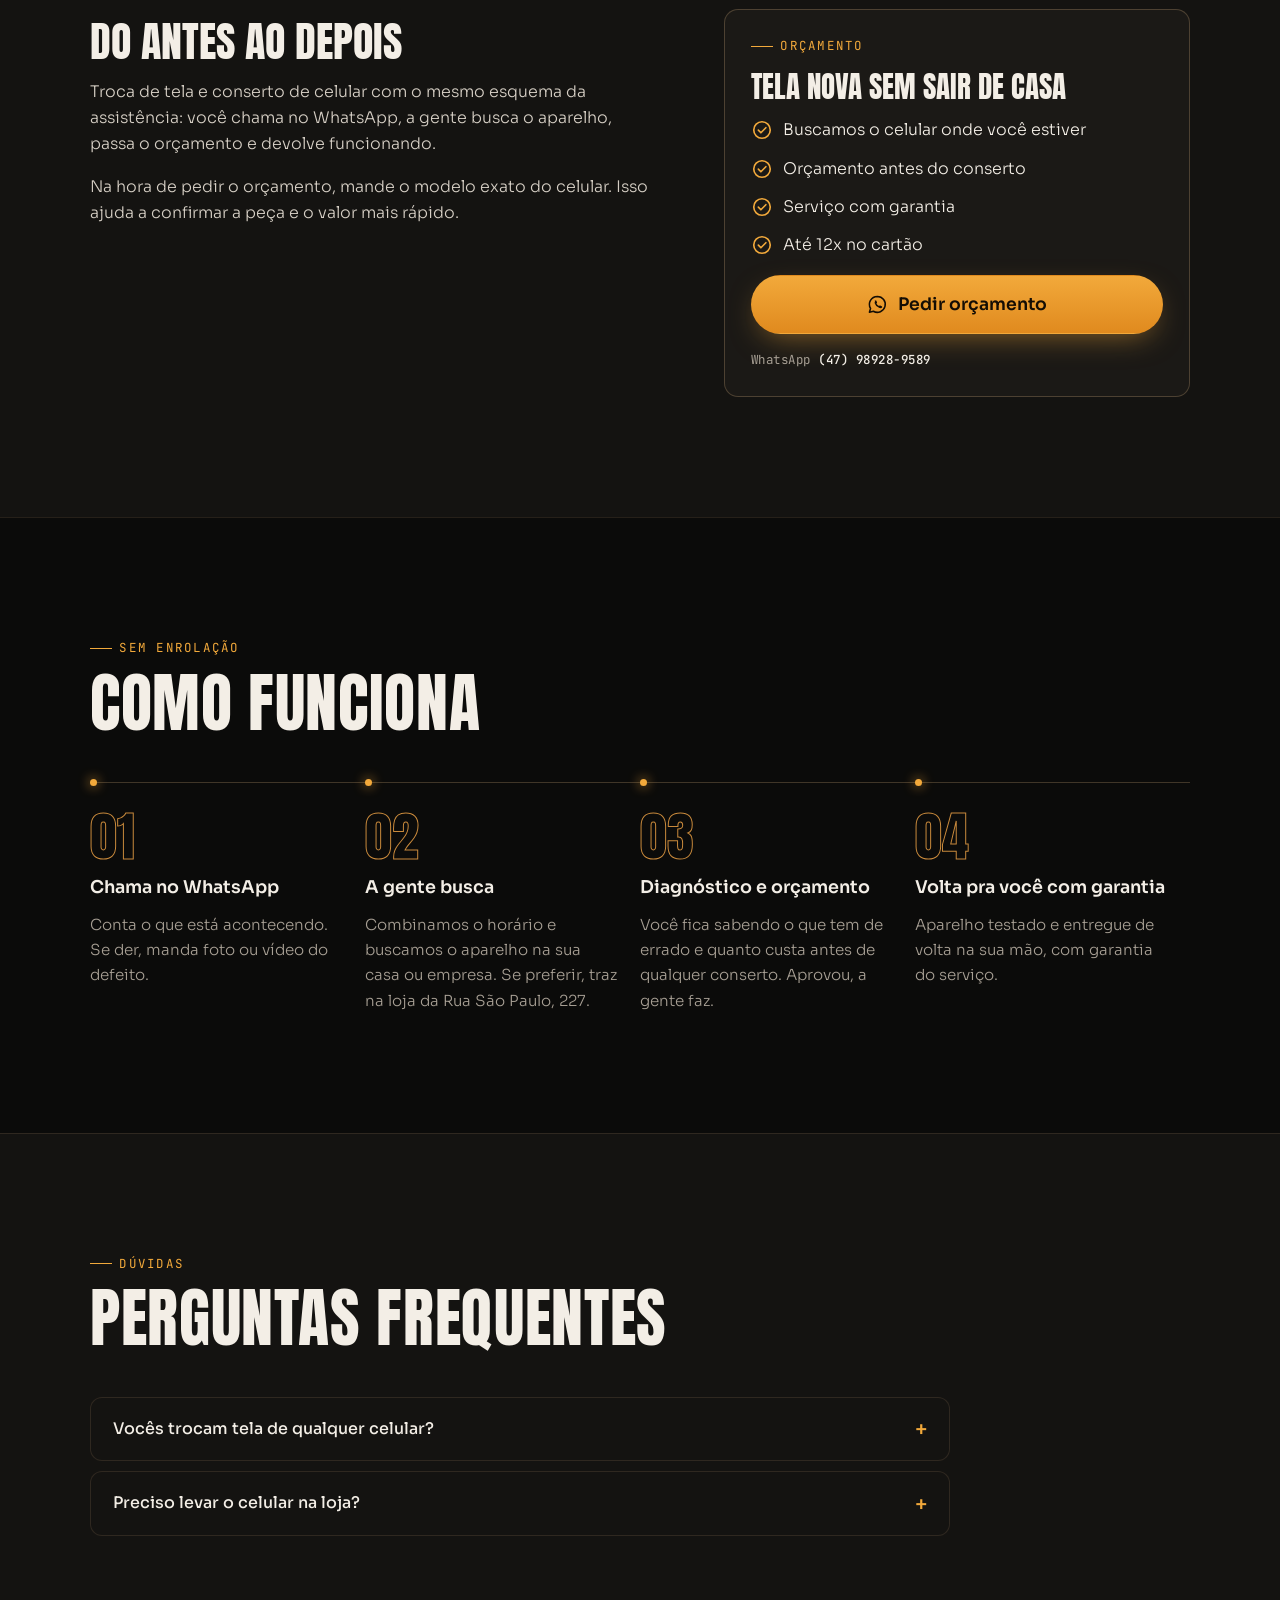
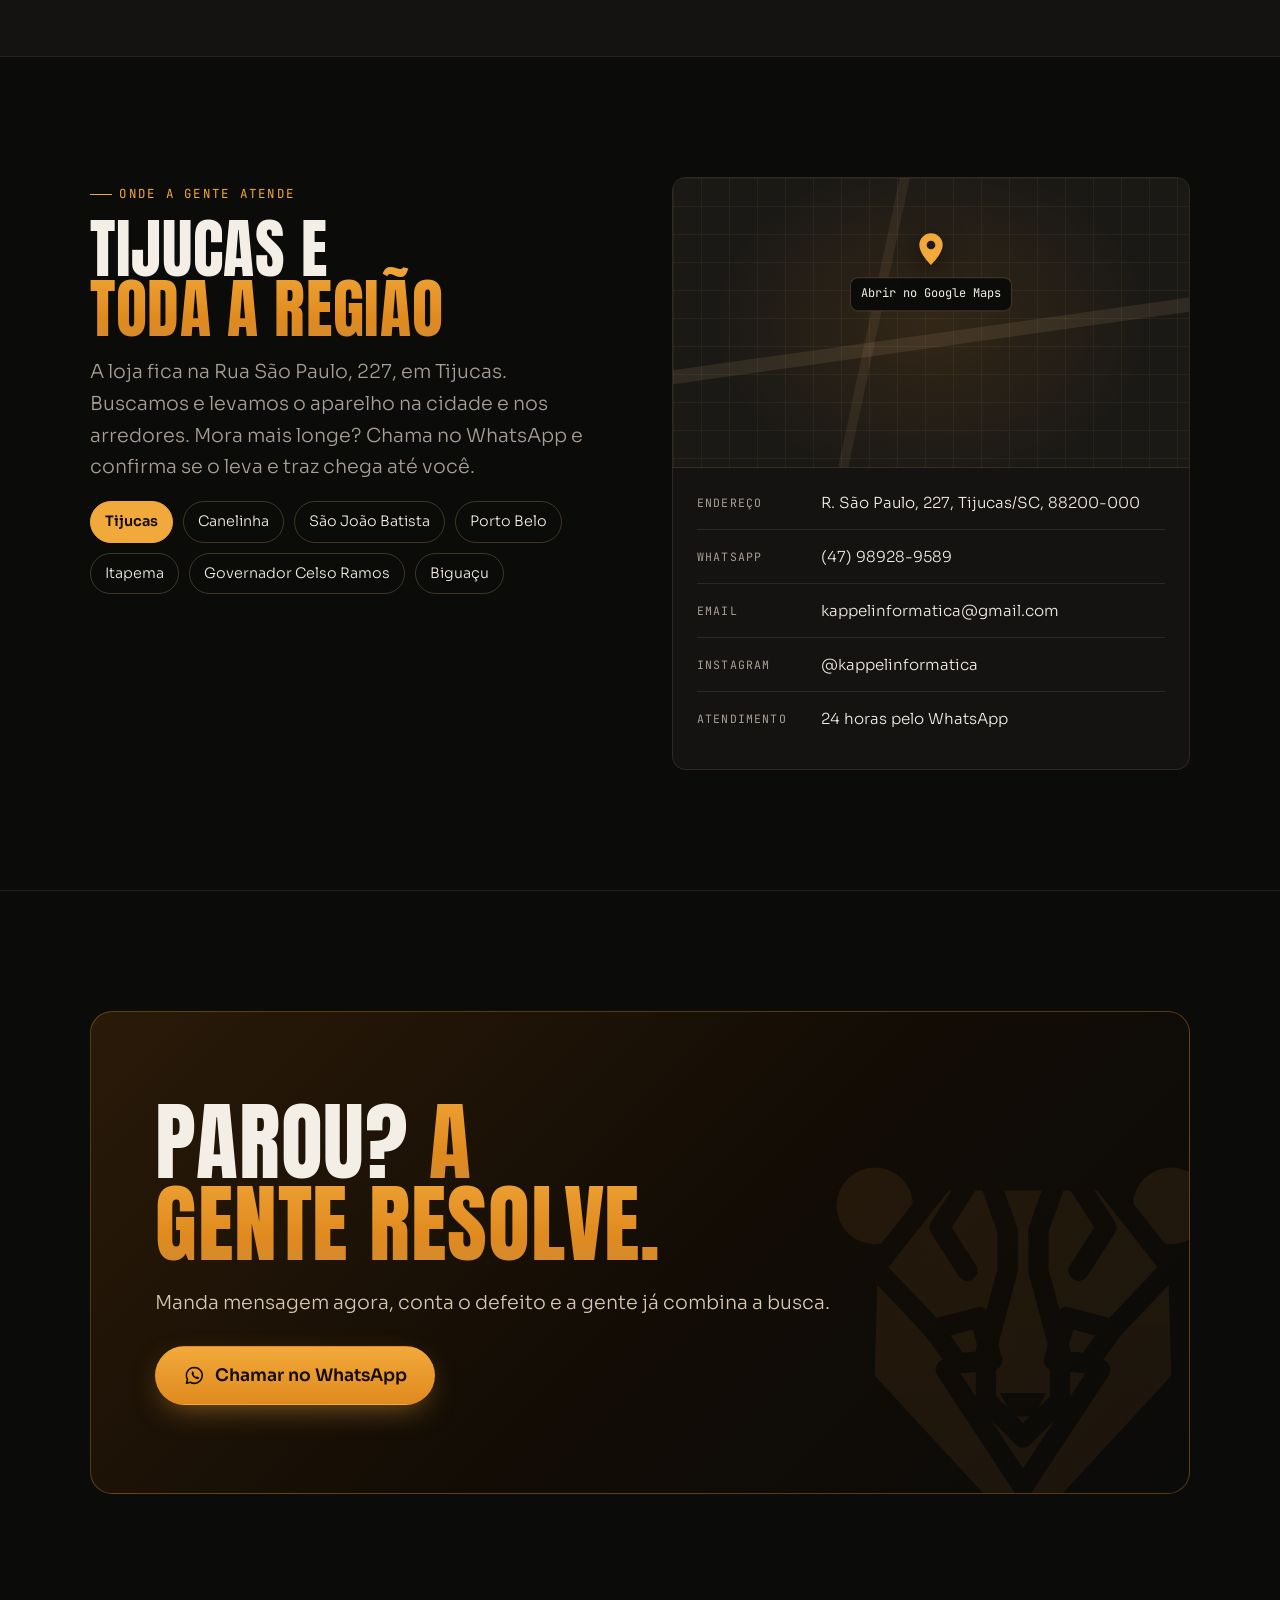
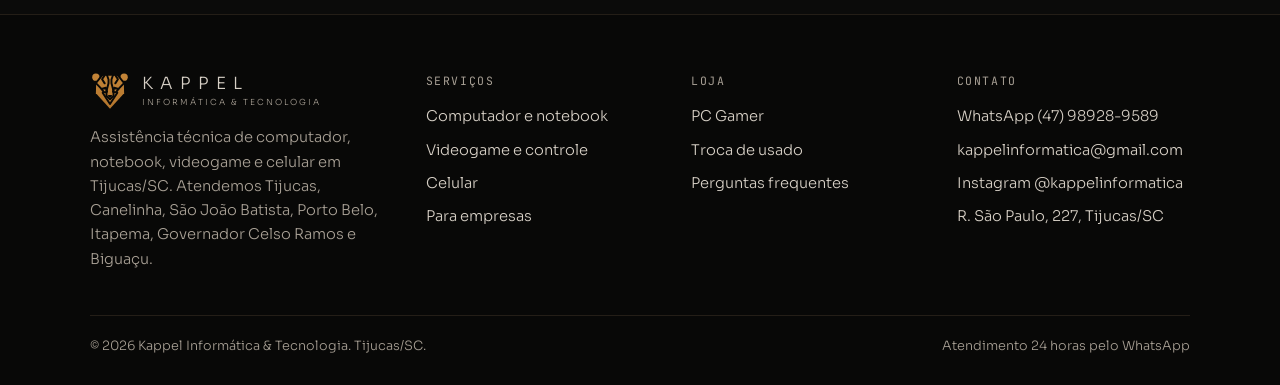
<file: servicos/celular/index.html>
<!doctype html>
<html lang="pt-BR">
<head>
<meta charset="utf-8">
<meta name="viewport" content="width=device-width, initial-scale=1, viewport-fit=cover">
<title>Troca de Tela e Conserto de Celular em Tijucas/SC | Kappel</title>
<meta name="description" content="Celular com tela trincada ou touch falhando? Troca de tela e conserto em Tijucas e região. A Kappel busca o aparelho onde você estiver.">
<link rel="canonical" href="https://www.kappelinformatica.com.br/servicos/celular/">
<meta name="robots" content="index, follow, max-image-preview:large">
<meta name="theme-color" content="#0b0b0a">
<meta name="geo.region" content="BR-SC">
<meta name="geo.placename" content="Tijucas">
<meta property="og:type" content="website">
<meta property="og:locale" content="pt_BR">
<meta property="og:site_name" content="Kappel Informática & Tecnologia">
<meta property="og:title" content="Troca de Tela e Conserto de Celular em Tijucas/SC | Kappel">
<meta property="og:description" content="Celular com tela trincada ou touch falhando? Troca de tela e conserto em Tijucas e região. A Kappel busca o aparelho onde você estiver.">
<meta property="og:url" content="https://www.kappelinformatica.com.br/servicos/celular/">
<meta property="og:image" content="https://www.kappelinformatica.com.br/assets/img/og-kappel.jpg">
<meta property="og:image:width" content="1200">
<meta property="og:image:height" content="630">
<meta property="og:image:alt" content="Kappel Informática & Tecnologia, assistência técnica em Tijucas SC">
<meta name="twitter:card" content="summary_large_image">
<meta name="twitter:title" content="Troca de Tela e Conserto de Celular em Tijucas/SC | Kappel">
<meta name="twitter:description" content="Celular com tela trincada ou touch falhando? Troca de tela e conserto em Tijucas e região. A Kappel busca o aparelho onde você estiver.">
<meta name="twitter:image" content="https://www.kappelinformatica.com.br/assets/img/og-kappel.jpg">
<link rel="icon" href="/favicon.svg" type="image/svg+xml">
<link rel="icon" href="/favicon-32.png" sizes="32x32" type="image/png">
<link rel="apple-touch-icon" href="/apple-touch-icon.png">
<link rel="manifest" href="/site.webmanifest">
<link rel="preload" href="/assets/fonts/anton.woff2" as="font" type="font/woff2" crossorigin>
<link rel="preload" href="/assets/fonts/sora-var.woff2" as="font" type="font/woff2" crossorigin>
<link rel="stylesheet" href="/assets/css/site.css?v=9638f97367">
<script type="application/ld+json">{"@context":"https://schema.org","@graph":[{"@type":["ComputerStore","LocalBusiness"],"@id":"https://www.kappelinformatica.com.br/#negocio","name":"Kappel Informática & Tecnologia","alternateName":["Kappel Informática","Kappel"],"description":"Assistência técnica multimarca de computador, notebook, videogame, controle e celular em Tijucas/SC, com busca e entrega do aparelho, atendimento 24 horas pelo WhatsApp e venda de PC Gamer montado com nota fiscal.","url":"https://www.kappelinformatica.com.br/","logo":"https://www.kappelinformatica.com.br/assets/img/logo-512.png","image":"https://www.kappelinformatica.com.br/assets/img/og-kappel.jpg","telephone":"+55-47-98928-9589","email":"kappelinformatica@gmail.com","address":{"@type":"PostalAddress","streetAddress":"R. São Paulo, 227","addressLocality":"Tijucas","addressRegion":"SC","postalCode":"88200-000","addressCountry":"BR"},"hasMap":"https://www.google.com/maps/search/?api=1&query=Kappel%20Inform%C3%A1tica%20R.%20S%C3%A3o%20Paulo%20227%20Tijucas%20SC","areaServed":[{"@type":"City","name":"Tijucas, SC"},{"@type":"City","name":"Canelinha, SC"},{"@type":"City","name":"São João Batista, SC"},{"@type":"City","name":"Porto Belo, SC"},{"@type":"City","name":"Itapema, SC"},{"@type":"City","name":"Governador Celso Ramos, SC"},{"@type":"City","name":"Biguaçu, SC"}],"openingHoursSpecification":[{"@type":"OpeningHoursSpecification","dayOfWeek":["Monday","Tuesday","Wednesday","Thursday","Friday","Saturday","Sunday"],"opens":"00:00","closes":"23:59"}],"paymentAccepted":"Cartão de crédito, PIX, Dinheiro","currenciesAccepted":"BRL","priceRange":"$$","sameAs":["https://www.instagram.com/kappelinformatica/","https://www.facebook.com/61590926625800/"],"knowsAbout":["Conserto de computador","Conserto de notebook","Formatação","Upgrade de SSD e memória RAM","Troca de placa mãe","Reparo em placa","Conserto de videogame","Conserto de controle","Troca de tela de celular","Montagem de PC Gamer"],"hasOfferCatalog":{"@type":"OfferCatalog","name":"Serviços e produtos","itemListElement":[{"@type":"Offer","itemOffered":{"@type":"Service","name":"Conserto de computador e notebook","url":"https://www.kappelinformatica.com.br/servicos/computador-e-notebook/"}},{"@type":"Offer","itemOffered":{"@type":"Service","name":"Conserto de videogame e controle","url":"https://www.kappelinformatica.com.br/servicos/videogame-e-controle/"}},{"@type":"Offer","itemOffered":{"@type":"Service","name":"Troca de tela e conserto de celular","url":"https://www.kappelinformatica.com.br/servicos/celular/"}},{"@type":"Offer","itemOffered":{"@type":"Service","name":"Assistência técnica para empresas","url":"https://www.kappelinformatica.com.br/empresas/"}},{"@type":"Offer","itemOffered":{"@type":"Service","name":"PC Gamer montado com nota fiscal","url":"https://www.kappelinformatica.com.br/pc-gamer/"}}]}},{"@type":"Service","name":"Troca de tela e conserto de celular","serviceType":"Troca de tela e conserto de celular","description":"Celular com tela trincada ou touch falhando? Troca de tela e conserto em Tijucas e região. A Kappel busca o aparelho onde você estiver.","url":"https://www.kappelinformatica.com.br/servicos/celular/","provider":{"@id":"https://www.kappelinformatica.com.br/#negocio"},"areaServed":[{"@type":"City","name":"Tijucas, SC"},{"@type":"City","name":"Canelinha, SC"},{"@type":"City","name":"São João Batista, SC"},{"@type":"City","name":"Porto Belo, SC"},{"@type":"City","name":"Itapema, SC"},{"@type":"City","name":"Governador Celso Ramos, SC"},{"@type":"City","name":"Biguaçu, SC"}]},{"@type":"BreadcrumbList","itemListElement":[{"@type":"ListItem","position":1,"name":"Início","item":"https://www.kappelinformatica.com.br/"},{"@type":"ListItem","position":2,"name":"Celular","item":"https://www.kappelinformatica.com.br/servicos/celular/"}]},{"@type":"FAQPage","mainEntity":[{"@type":"Question","name":"Vocês trocam tela de qualquer celular?","acceptedAnswer":{"@type":"Answer","text":"Manda o modelo no WhatsApp que a gente confirma a peça e o valor."}},{"@type":"Question","name":"Preciso levar o celular na loja?","acceptedAnswer":{"@type":"Answer","text":"Não precisa. A gente busca e devolve em Tijucas e região."}}]}]}</script>
<!--
  GA4: troque G-XXXXXXXXXX pelo ID real e descomente.
  <script async src="https://www.googletagmanager.com/gtag/js?id=G-XXXXXXXXXX"></script>
  <script>window.dataLayer=window.dataLayer||[];function gtag(){dataLayer.push(arguments);}gtag('js',new Date());gtag('config','G-XXXXXXXXXX');</script>
  Meta Pixel: cole aqui o código do Gerenciador de Eventos.
-->
</head>
<body>
<svg width="0" height="0" style="position:absolute" aria-hidden="true" focusable="false">
<symbol id="i-zap" viewBox="0 0 24 24"><path d="M12 2.8a9.2 9.2 0 0 0-7.9 13.9L2.8 21.2l4.6-1.2A9.2 9.2 0 1 0 12 2.8z" fill="none" stroke="currentColor" stroke-width="1.8" stroke-linejoin="round"/><path d="M8.9 7.9c.2-.4.5-.5.8-.5h.6c.2 0 .4.1.5.4l.8 1.8c.1.2 0 .5-.1.7l-.6.7c.7 1.3 1.7 2.3 3 3l.7-.6c.2-.2.5-.2.7-.1l1.8.8c.3.1.4.3.4.5v.6c0 .3-.1.6-.5.8-.7.5-1.7.6-2.6.3a8.2 8.2 0 0 1-5.4-5.4c-.3-.9-.2-1.9.3-2.6z" fill="currentColor"/></symbol>
<symbol id="i-clock" viewBox="0 0 24 24"><g fill="none" stroke="currentColor" stroke-width="1.6" stroke-linecap="round"><circle cx="12" cy="12" r="9"/><path d="M12 7v5l3.5 2"/></g></symbol>
<symbol id="i-truck" viewBox="0 0 24 24"><g fill="none" stroke="currentColor" stroke-width="1.6" stroke-linejoin="round"><path d="M2.5 6.5h11v9h-11zM13.5 9.5h4l3 3v3h-7z"/><circle cx="6.5" cy="17" r="1.8"/><circle cx="17" cy="17" r="1.8"/></g></symbol>
<symbol id="i-shield" viewBox="0 0 24 24"><g fill="none" stroke="currentColor" stroke-width="1.6" stroke-linejoin="round" stroke-linecap="round"><path d="M12 2.8 4.5 5.6v6c0 4.6 3.2 8.2 7.5 9.6 4.3-1.4 7.5-5 7.5-9.6v-6z"/><path d="m8.7 12 2.3 2.3 4.3-4.6"/></g></symbol>
<symbol id="i-receipt" viewBox="0 0 24 24"><g fill="none" stroke="currentColor" stroke-width="1.6" stroke-linejoin="round" stroke-linecap="round"><path d="M5.5 2.8h13v18.4l-2.2-1.4-2.1 1.4-2.2-1.4-2.2 1.4-2.1-1.4-2.2 1.4z"/><path d="M8.5 7.5h7M8.5 11h7M8.5 14.5h4"/></g></symbol>
<symbol id="i-card" viewBox="0 0 24 24"><g fill="none" stroke="currentColor" stroke-width="1.6" stroke-linejoin="round"><rect x="2.8" y="5.5" width="18.4" height="13" rx="2"/><path d="M2.8 9.5h18.4M6.5 15h4"/></g></symbol>
<symbol id="i-laptop" viewBox="0 0 24 24"><g fill="none" stroke="currentColor" stroke-width="1.5" stroke-linejoin="round"><rect x="4.5" y="5" width="15" height="10" rx="1.2"/><path d="M2 18.5h20l-1.5-3.5h-17z"/></g></symbol>
<symbol id="i-pad" viewBox="0 0 24 24"><g fill="none" stroke="currentColor" stroke-width="1.5" stroke-linejoin="round" stroke-linecap="round"><path d="M7 7.5h10a4.5 4.5 0 0 1 4.4 5.4l-.8 4a2.6 2.6 0 0 1-4.5 1.2L14.4 16H9.6l-1.7 2.1a2.6 2.6 0 0 1-4.5-1.2l-.8-4A4.5 4.5 0 0 1 7 7.5z"/><path d="M7.5 10.5v3M6 12h3"/><circle cx="16" cy="11" r=".6" fill="currentColor"/><circle cx="17.5" cy="13" r=".6" fill="currentColor"/></g></symbol>
<symbol id="i-phone" viewBox="0 0 24 24"><g fill="none" stroke="currentColor" stroke-width="1.5" stroke-linejoin="round" stroke-linecap="round"><rect x="6.5" y="2.5" width="11" height="19" rx="2.2"/><path d="M10.5 18.5h3M9 6l3.5 3.5M9 9.5l6 6"/></g></symbol>
<symbol id="i-tower" viewBox="0 0 24 24"><g fill="none" stroke="currentColor" stroke-width="1.5" stroke-linejoin="round"><rect x="6" y="2.5" width="12" height="19" rx="1.5"/><circle cx="12" cy="9" r="2.6"/><circle cx="12" cy="16" r="2.6"/></g></symbol>
<symbol id="i-check" viewBox="0 0 24 24"><g fill="none" stroke="currentColor" stroke-width="1.8" stroke-linecap="round" stroke-linejoin="round"><circle cx="12" cy="12" r="9"/><path d="m8 12.2 2.8 2.8L16.2 9.5"/></g></symbol>
<symbol id="i-pin" viewBox="0 0 24 24"><path d="M12 2.5a7 7 0 0 0-7 7c0 5.2 7 12 7 12s7-6.8 7-12a7 7 0 0 0-7-7zm0 9.6a2.6 2.6 0 1 1 0-5.2 2.6 2.6 0 0 1 0 5.2z" fill="currentColor"/></symbol>
</svg>
<a class="skip" href="#conteudo">Pular para o conteúdo</a>
<header class="site-header">
  <nav class="wrap nav" aria-label="Principal">
    <a class="brand" href="/" aria-label="Kappel Informática, página inicial">
      <img src="/assets/img/logo.svg" alt="" width="40" height="40">
      <span class="brand-name"><b>KAPPEL</b><small>Informática &amp; Tecnologia</small></span>
    </a>
    <div class="nav-links" id="nav-links"><ul class="menu"><li><a href="/#servicos">Serviços</a></li><li><a href="/pc-gamer/">PC Gamer</a></li><li><a href="/pc-gamer/#troca">Troca de usado</a></li><li><a href="/empresas/">Empresas</a></li><li><a href="/#contato">Contato</a></li></ul></div>
    <a class="btn btn-zap " href="https://wa.me/5547989289589?text=Oi%2C%20Kappel%21%20Quero%20fazer%20um%20or%C3%A7amento." target="_blank" rel="noopener"><svg aria-hidden="true"><use href="#i-zap"/></svg>Orçamento</a>
    <button class="menu-toggle" type="button" aria-expanded="false" aria-controls="nav-links" aria-label="Abrir menu"><span></span></button>
  </nav>
</header>
<main id="conteudo">
<section class="page-hero">
  <canvas class="hero-mesh" aria-hidden="true"></canvas>
  <div class="wrap">
    <nav class="crumbs" aria-label="Você está em"><ol><li><a href="/">Início</a></li><li aria-current="page">Celular</li></ol></nav>
    <span class="eyebrow rise">Conserto de celular · Tijucas/SC</span>
    <h1 class="display rise d1">Troca de tela e conserto de celular <span class="hot">em Tijucas</span></h1>
    <p class="lead rise d2">Celular caiu e a tela trincou? Touch parou de responder? A gente busca o aparelho onde você estiver, troca a tela e devolve funcionando.</p>
    <div class="hero-cta rise d3"><a class="btn btn-zap btn-lg" href="https://wa.me/5547989289589?text=Oi%2C%20Kappel%21%20Quero%20or%C3%A7amento%20pra%20conserto%20de%20celular.%20Modelo%3A%20" target="_blank" rel="noopener"><svg aria-hidden="true"><use href="#i-zap"/></svg>Pedir orçamento no WhatsApp</a><a class="btn btn-ghost" href="#como-funciona">Como funciona</a></div>
  </div>
</section><section class="seals" aria-label="Por que chamar a Kappel"><div class="wrap"><ul><li><svg aria-hidden="true"><use href="#i-clock"/></svg><div><b>Atendimento 24h</b><span>Chamou no WhatsApp, a gente responde</span></div></li><li><svg aria-hidden="true"><use href="#i-truck"/></svg><div><b>Buscamos e levamos</b><span>Seu aparelho, onde você estiver</span></div></li><li><svg aria-hidden="true"><use href="#i-shield"/></svg><div><b>Serviço com garantia</b><span>PC montado sai com 3 meses</span></div></li><li><svg aria-hidden="true"><use href="#i-receipt"/></svg><div><b>Nota fiscal no seu nome</b><span>Compra registrada, sem dor de cabeça</span></div></li><li><svg aria-hidden="true"><use href="#i-card"/></svg><div><b>Até 12x no cartão</b><span>Ou PIX e dinheiro</span></div></li></ul></div></section><section class="section">
  <div class="wrap">
    <div class="section-head">
      <span class="eyebrow">Problemas que chegam aqui</span>
      <h2 class="display section-title">Reconhece algum desses?</h2>
    </div>
    <div class="problems"><div class="problem"><h3>Tela trincada</h3><p>Caiu, trincou, começou a cortar o dedo. Troca de tela e aparelho de volta inteiro.</p></div><div class="problem"><h3>Touch falhando</h3><p>Toque que não responde ou clica sozinho. Geralmente é a tela, e a gente confirma no teste.</p></div><div class="problem"><h3>Manchas ou listras na imagem</h3><p>Mancha preta, listra colorida, tela piscando. Sinal de display danificado.</p></div><div class="problem"><h3>Outro defeito</h3><p>Não sabe o que é? Manda mensagem com o modelo e o que está acontecendo.</p></div></div>
  </div>
</section>
<section class="section alt">
  <div class="wrap split">
    <div class="prose"><h2>Do antes ao depois</h2>
<p>Troca de tela e conserto de celular com o mesmo esquema da assistência: você chama no WhatsApp, a gente busca o aparelho, passa o orçamento e devolve funcionando.</p>
<p>Na hora de pedir o orçamento, mande o modelo exato do celular. Isso ajuda a confirmar a peça e o valor mais rápido.</p></div>
    <aside class="aside-card">
  <span class="eyebrow">Orçamento</span>
  <h2>Tela nova sem sair de casa</h2>
  <ul class="checks"><li><svg aria-hidden="true"><use href="#i-check"/></svg><span>Buscamos o celular onde você estiver</span></li><li><svg aria-hidden="true"><use href="#i-check"/></svg><span>Orçamento antes do conserto</span></li><li><svg aria-hidden="true"><use href="#i-check"/></svg><span>Serviço com garantia</span></li><li><svg aria-hidden="true"><use href="#i-check"/></svg><span>Até 12x no cartão</span></li></ul>
  <a class="btn btn-zap btn-lg" href="https://wa.me/5547989289589?text=Oi%2C%20Kappel%21%20Quero%20or%C3%A7amento%20pra%20conserto%20de%20celular.%20Modelo%3A%20" target="_blank" rel="noopener"><svg aria-hidden="true"><use href="#i-zap"/></svg>Pedir orçamento</a>
  <p class="hero-note">WhatsApp <b>(47) 98928-9589</b></p>
</aside>
  </div>
</section>
<section class="section" id="como-funciona">
  <div class="wrap">
    <div class="section-head">
      <span class="eyebrow">Sem enrolação</span>
      <h2 class="display section-title">Como funciona</h2>
    </div>
    <ol class="steps"><li><h3>Chama no WhatsApp</h3><p>Conta o que está acontecendo. Se der, manda foto ou vídeo do defeito.</p></li><li><h3>A gente busca</h3><p>Combinamos o horário e buscamos o aparelho na sua casa ou empresa. Se preferir, traz na loja da Rua São Paulo, 227.</p></li><li><h3>Diagnóstico e orçamento</h3><p>Você fica sabendo o que tem de errado e quanto custa antes de qualquer conserto. Aprovou, a gente faz.</p></li><li><h3>Volta pra você com garantia</h3><p>Aparelho testado e entregue de volta na sua mão, com garantia do serviço.</p></li></ol>
  </div>
</section>
<section class="section alt">
  <div class="wrap">
    <div class="section-head">
      <span class="eyebrow">Dúvidas</span>
      <h2 class="display section-title">Perguntas frequentes</h2>
    </div>
    <div class="faq"><details><summary>Vocês trocam tela de qualquer celular?</summary><div class="answer"><p>Manda o modelo no WhatsApp que a gente confirma a peça e o valor.</p></div></details><details><summary>Preciso levar o celular na loja?</summary><div class="answer"><p>Não precisa. A gente busca e devolve em Tijucas e região.</p></div></details></div>
  </div>
</section>
<section class="section" id="contato">
  <div class="wrap where">
    <div>
      <span class="eyebrow">Onde a gente atende</span>
      <h2 class="display section-title" style="margin-top:14px">Tijucas e <span class="hot">toda a região</span></h2>
      <p class="lead" style="margin-top:16px">A loja fica na Rua São Paulo, 227, em Tijucas. Buscamos e levamos o aparelho na cidade e nos arredores. Mora mais longe? Chama no WhatsApp e confirma se o leva e traz chega até você.</p>
      <ul class="cities" aria-label="Cidades atendidas"><li>Tijucas</li><li>Canelinha</li><li>São João Batista</li><li>Porto Belo</li><li>Itapema</li><li>Governador Celso Ramos</li><li>Biguaçu</li></ul>
    </div>
    <div class="contact-card">
      <a class="map-link" href="https://www.google.com/maps/search/?api=1&query=Kappel%20Inform%C3%A1tica%20R.%20S%C3%A3o%20Paulo%20227%20Tijucas%20SC" target="_blank" rel="noopener" aria-label="Abrir a loja no Google Maps">
        <span class="pin"><svg aria-hidden="true"><use href="#i-pin"/></svg><span>Abrir no Google Maps</span></span>
      </a>
      <ul class="contact-list">
        <li><span>Endereço</span><a href="https://www.google.com/maps/search/?api=1&query=Kappel%20Inform%C3%A1tica%20R.%20S%C3%A3o%20Paulo%20227%20Tijucas%20SC" target="_blank" rel="noopener">R. São Paulo, 227, Tijucas/SC, 88200-000</a></li>
        <li><span>WhatsApp</span><a href="https://wa.me/5547989289589?text=Oi%2C%20Kappel%21%20Vim%20pelo%20site%20e%20quero%20um%20or%C3%A7amento." target="_blank" rel="noopener">(47) 98928-9589</a></li>
        <li><span>Email</span><a href="mailto:kappelinformatica@gmail.com">kappelinformatica@gmail.com</a></li>
        <li><span>Instagram</span><a href="https://www.instagram.com/kappelinformatica/" target="_blank" rel="noopener">@kappelinformatica</a></li>
        <li><span>Atendimento</span><p>24 horas pelo WhatsApp</p></li>
      </ul>
    </div>
  </div>
</section>
<section class="section final">
  <div class="wrap">
    <div class="final-box">
      <img class="final-logo" src="/assets/img/logo.svg" alt="" width="420" height="420" loading="lazy">
      <h2 class="display">Parou? <span class="hot">A gente resolve.</span></h2>
      <p class="lead">Manda mensagem agora, conta o defeito e a gente já combina a busca.</p>
      <div class="hero-cta"><a class="btn btn-zap btn-lg" href="https://wa.me/5547989289589?text=Oi%2C%20Kappel%21%20Quero%20or%C3%A7amento%20pra%20conserto%20de%20celular.%20Modelo%3A%20" target="_blank" rel="noopener"><svg aria-hidden="true"><use href="#i-zap"/></svg>Chamar no WhatsApp</a></div>
    </div>
  </div>
</section></main>
<footer class="site-footer">
  <div class="wrap">
    <div class="foot">
      <div class="foot-brand">
        <a class="brand" href="/"><img src="/assets/img/logo.svg" alt="" width="40" height="40"><span class="brand-name"><b>KAPPEL</b><small>Informática &amp; Tecnologia</small></span></a>
        <p>Assistência técnica de computador, notebook, videogame e celular em Tijucas/SC. Atendemos Tijucas, Canelinha, São João Batista, Porto Belo, Itapema, Governador Celso Ramos e Biguaçu.</p>
      </div>
      <div>
        <h2>Serviços</h2>
        <ul>
          <li><a href="/servicos/computador-e-notebook/">Computador e notebook</a></li>
          <li><a href="/servicos/videogame-e-controle/">Videogame e controle</a></li>
          <li><a href="/servicos/celular/">Celular</a></li>
          <li><a href="/empresas/">Para empresas</a></li>
        </ul>
      </div>
      <div>
        <h2>Loja</h2>
        <ul>
          <li><a href="/pc-gamer/">PC Gamer</a></li>
          <li><a href="/pc-gamer/#troca">Troca de usado</a></li>
          <li><a href="/#faq">Perguntas frequentes</a></li>
        </ul>
      </div>
      <div>
        <h2>Contato</h2>
        <ul>
          <li><a href="https://wa.me/5547989289589?text=Oi%2C%20Kappel%21%20Vim%20pelo%20site%20e%20quero%20um%20or%C3%A7amento." target="_blank" rel="noopener">WhatsApp (47) 98928-9589</a></li>
          <li><a href="mailto:kappelinformatica@gmail.com">kappelinformatica@gmail.com</a></li>
          <li><a href="https://www.instagram.com/kappelinformatica/" target="_blank" rel="noopener">Instagram @kappelinformatica</a></li>
          <li><a href="https://www.google.com/maps/search/?api=1&query=Kappel%20Inform%C3%A1tica%20R.%20S%C3%A3o%20Paulo%20227%20Tijucas%20SC" target="_blank" rel="noopener">R. São Paulo, 227, Tijucas/SC</a></li>
        </ul>
      </div>
    </div>
    <div class="foot-bottom">
      <span>© <span id="ano">2026</span> Kappel Informática & Tecnologia. Tijucas/SC.</span>
      <!-- TODO: incluir CNPJ quando o cliente enviar -->
      <span>Atendimento 24 horas pelo WhatsApp</span>
    </div>
  </div>
</footer>
<a class="zap-float" href="https://wa.me/5547989289589?text=Oi%2C%20Kappel%21%20Vim%20pelo%20site%20e%20quero%20um%20or%C3%A7amento." target="_blank" rel="noopener" aria-label="Chamar a Kappel no WhatsApp"><svg aria-hidden="true"><use href="#i-zap"/></svg><span>Chamar no WhatsApp</span></a>
<script src="/assets/js/site.js?v=bb8026a8f8" defer></script>
</body>
</html>
</file>
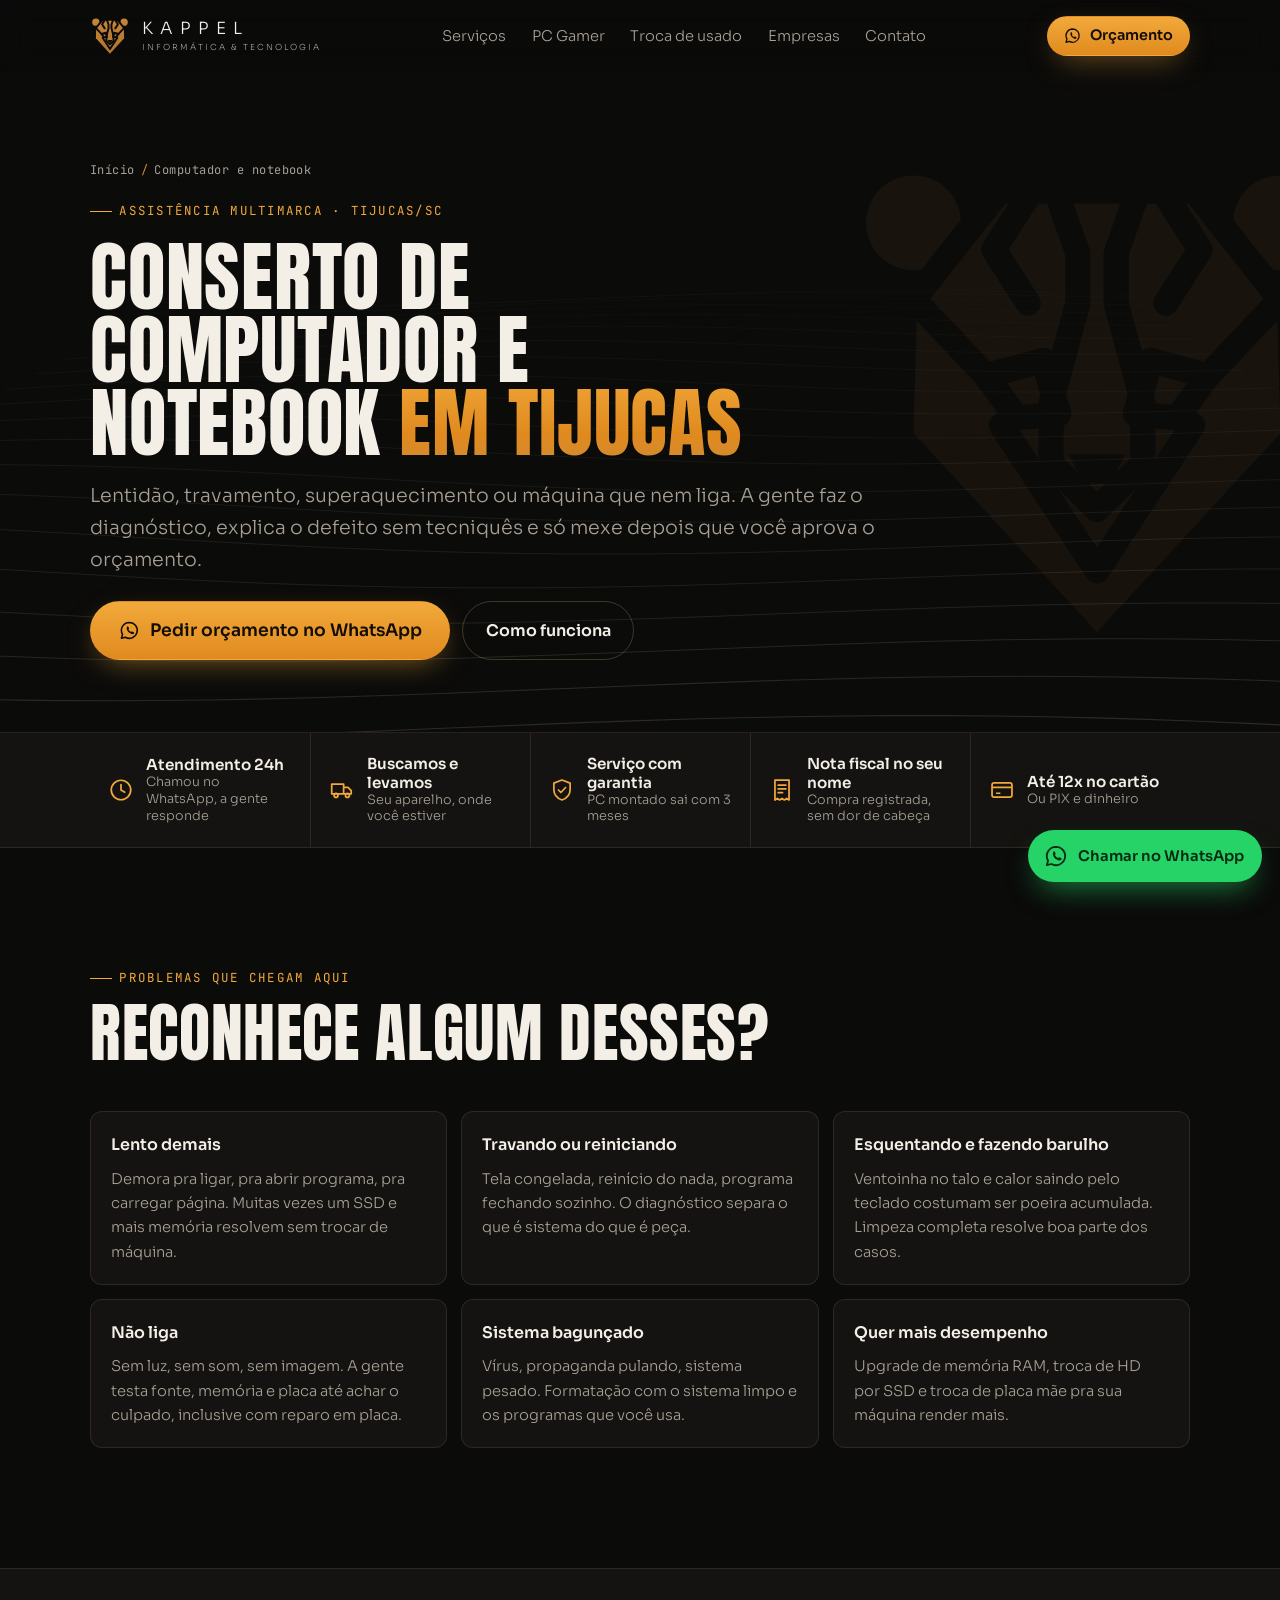
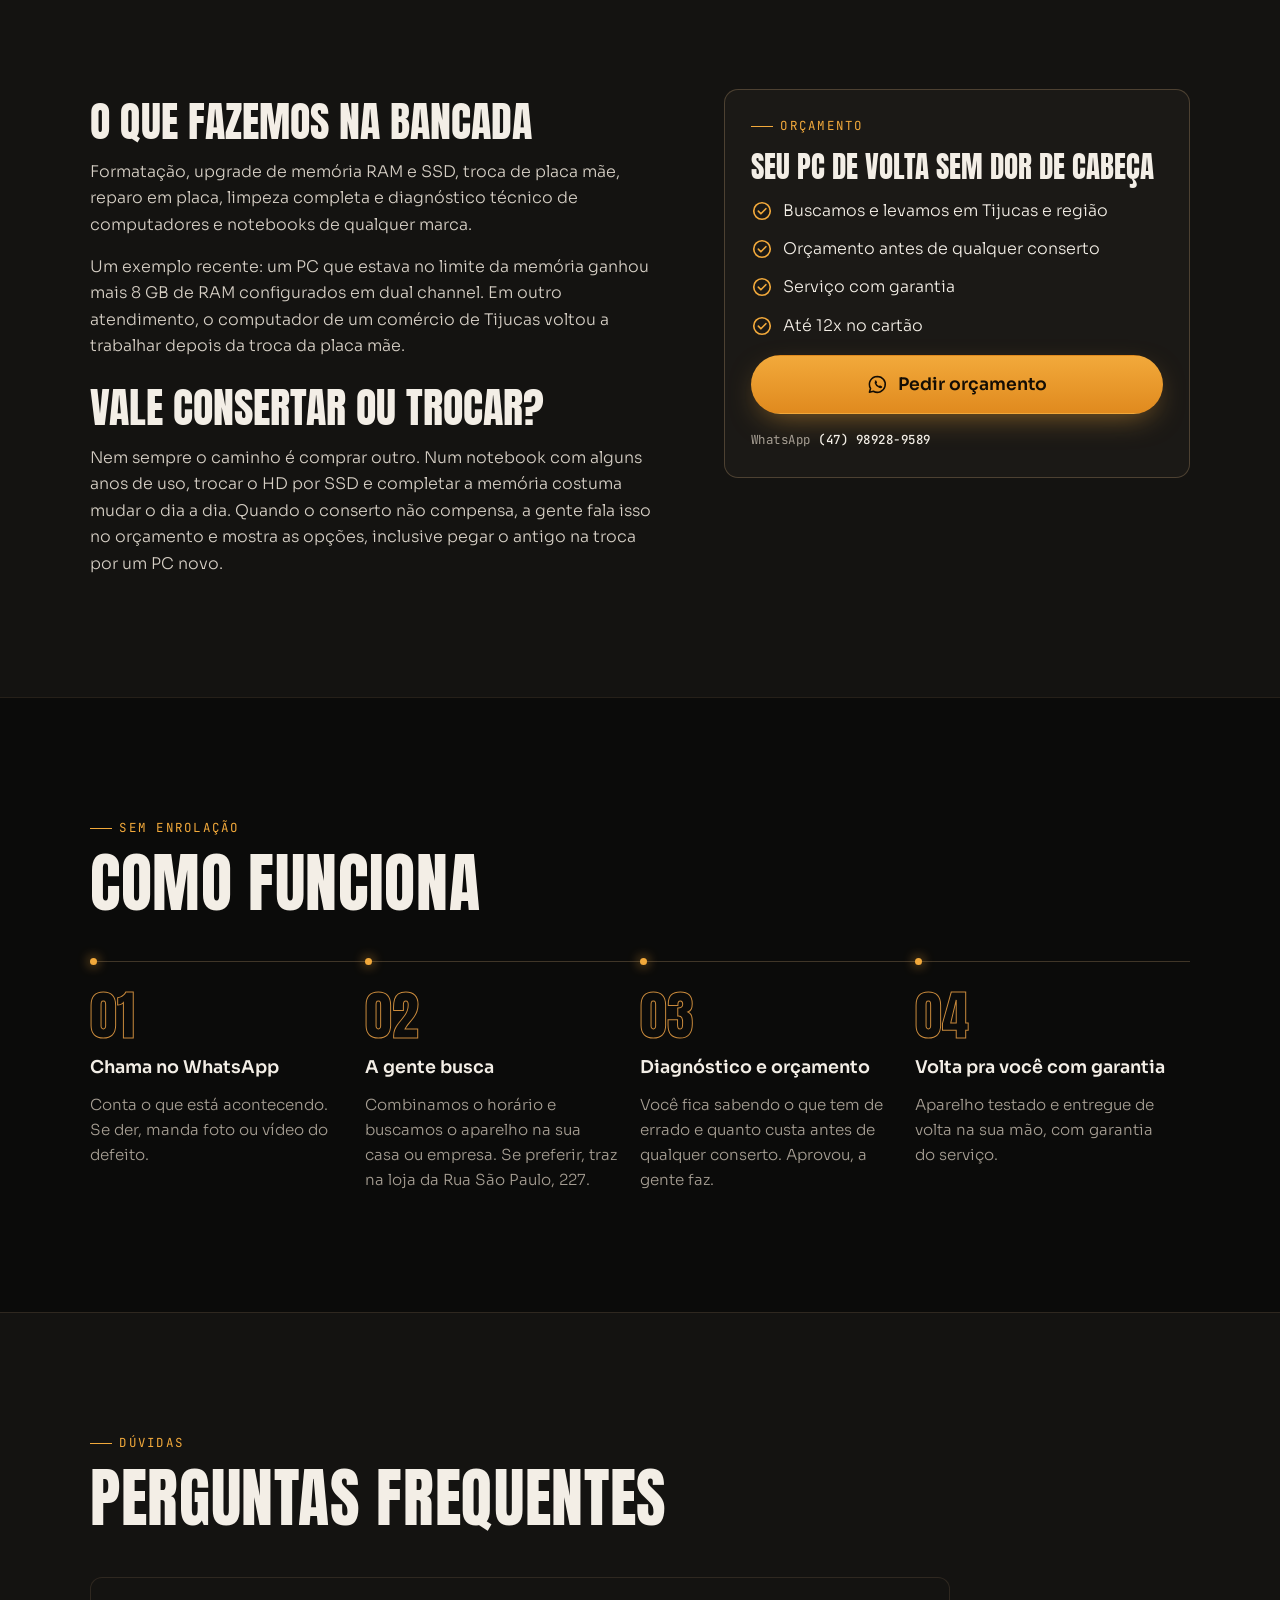
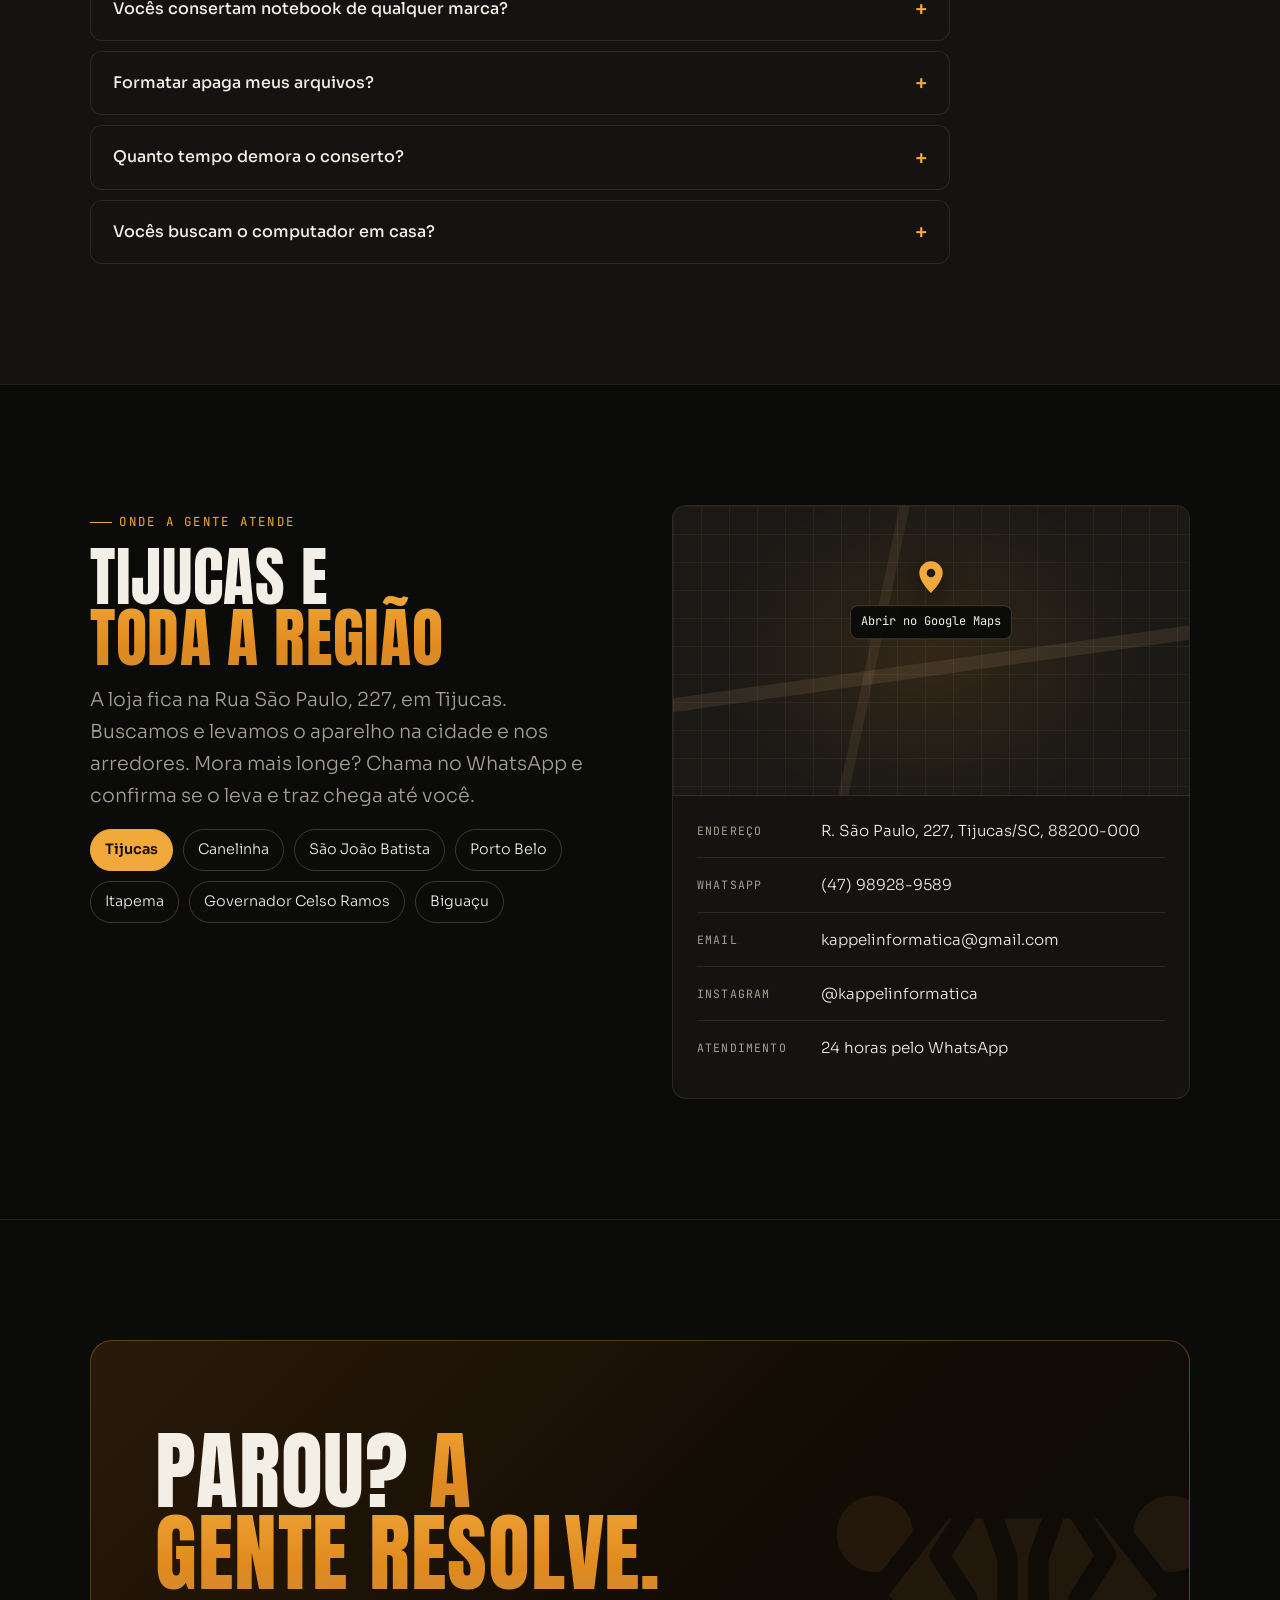
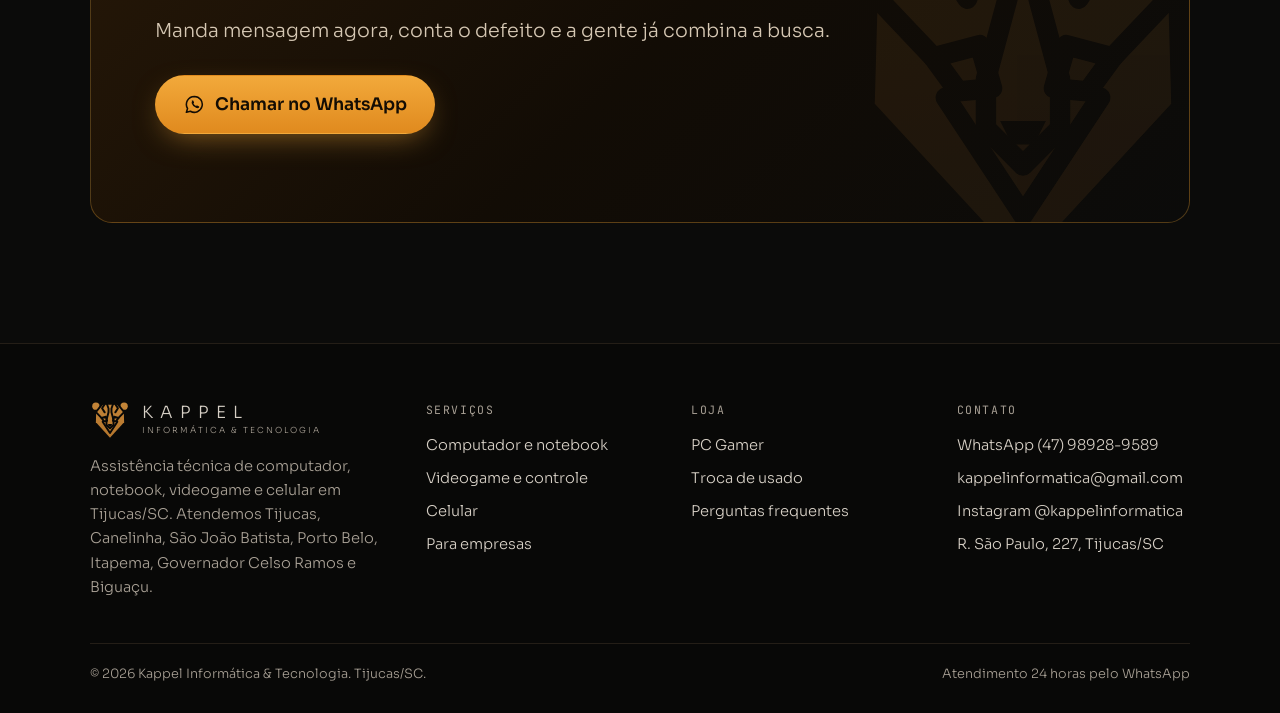
<file: servicos/computador-e-notebook/index.html>
<!doctype html>
<html lang="pt-BR">
<head>
<meta charset="utf-8">
<meta name="viewport" content="width=device-width, initial-scale=1, viewport-fit=cover">
<title>Conserto de Computador e Notebook em Tijucas/SC | Kappel</title>
<meta name="description" content="Notebook lento, PC travando ou sem ligar? Formatação, upgrade de SSD e RAM, troca de placa mãe e limpeza em Tijucas e região. Buscamos e levamos.">
<link rel="canonical" href="https://www.kappelinformatica.com.br/servicos/computador-e-notebook/">
<meta name="robots" content="index, follow, max-image-preview:large">
<meta name="theme-color" content="#0b0b0a">
<meta name="geo.region" content="BR-SC">
<meta name="geo.placename" content="Tijucas">
<meta property="og:type" content="website">
<meta property="og:locale" content="pt_BR">
<meta property="og:site_name" content="Kappel Informática & Tecnologia">
<meta property="og:title" content="Conserto de Computador e Notebook em Tijucas/SC | Kappel">
<meta property="og:description" content="Notebook lento, PC travando ou sem ligar? Formatação, upgrade de SSD e RAM, troca de placa mãe e limpeza em Tijucas e região. Buscamos e levamos.">
<meta property="og:url" content="https://www.kappelinformatica.com.br/servicos/computador-e-notebook/">
<meta property="og:image" content="https://www.kappelinformatica.com.br/assets/img/og-kappel.jpg">
<meta property="og:image:width" content="1200">
<meta property="og:image:height" content="630">
<meta property="og:image:alt" content="Kappel Informática & Tecnologia, assistência técnica em Tijucas SC">
<meta name="twitter:card" content="summary_large_image">
<meta name="twitter:title" content="Conserto de Computador e Notebook em Tijucas/SC | Kappel">
<meta name="twitter:description" content="Notebook lento, PC travando ou sem ligar? Formatação, upgrade de SSD e RAM, troca de placa mãe e limpeza em Tijucas e região. Buscamos e levamos.">
<meta name="twitter:image" content="https://www.kappelinformatica.com.br/assets/img/og-kappel.jpg">
<link rel="icon" href="/favicon.svg" type="image/svg+xml">
<link rel="icon" href="/favicon-32.png" sizes="32x32" type="image/png">
<link rel="apple-touch-icon" href="/apple-touch-icon.png">
<link rel="manifest" href="/site.webmanifest">
<link rel="preload" href="/assets/fonts/anton.woff2" as="font" type="font/woff2" crossorigin>
<link rel="preload" href="/assets/fonts/sora-var.woff2" as="font" type="font/woff2" crossorigin>
<link rel="stylesheet" href="/assets/css/site.css?v=9638f97367">
<script type="application/ld+json">{"@context":"https://schema.org","@graph":[{"@type":["ComputerStore","LocalBusiness"],"@id":"https://www.kappelinformatica.com.br/#negocio","name":"Kappel Informática & Tecnologia","alternateName":["Kappel Informática","Kappel"],"description":"Assistência técnica multimarca de computador, notebook, videogame, controle e celular em Tijucas/SC, com busca e entrega do aparelho, atendimento 24 horas pelo WhatsApp e venda de PC Gamer montado com nota fiscal.","url":"https://www.kappelinformatica.com.br/","logo":"https://www.kappelinformatica.com.br/assets/img/logo-512.png","image":"https://www.kappelinformatica.com.br/assets/img/og-kappel.jpg","telephone":"+55-47-98928-9589","email":"kappelinformatica@gmail.com","address":{"@type":"PostalAddress","streetAddress":"R. São Paulo, 227","addressLocality":"Tijucas","addressRegion":"SC","postalCode":"88200-000","addressCountry":"BR"},"hasMap":"https://www.google.com/maps/search/?api=1&query=Kappel%20Inform%C3%A1tica%20R.%20S%C3%A3o%20Paulo%20227%20Tijucas%20SC","areaServed":[{"@type":"City","name":"Tijucas, SC"},{"@type":"City","name":"Canelinha, SC"},{"@type":"City","name":"São João Batista, SC"},{"@type":"City","name":"Porto Belo, SC"},{"@type":"City","name":"Itapema, SC"},{"@type":"City","name":"Governador Celso Ramos, SC"},{"@type":"City","name":"Biguaçu, SC"}],"openingHoursSpecification":[{"@type":"OpeningHoursSpecification","dayOfWeek":["Monday","Tuesday","Wednesday","Thursday","Friday","Saturday","Sunday"],"opens":"00:00","closes":"23:59"}],"paymentAccepted":"Cartão de crédito, PIX, Dinheiro","currenciesAccepted":"BRL","priceRange":"$$","sameAs":["https://www.instagram.com/kappelinformatica/","https://www.facebook.com/61590926625800/"],"knowsAbout":["Conserto de computador","Conserto de notebook","Formatação","Upgrade de SSD e memória RAM","Troca de placa mãe","Reparo em placa","Conserto de videogame","Conserto de controle","Troca de tela de celular","Montagem de PC Gamer"],"hasOfferCatalog":{"@type":"OfferCatalog","name":"Serviços e produtos","itemListElement":[{"@type":"Offer","itemOffered":{"@type":"Service","name":"Conserto de computador e notebook","url":"https://www.kappelinformatica.com.br/servicos/computador-e-notebook/"}},{"@type":"Offer","itemOffered":{"@type":"Service","name":"Conserto de videogame e controle","url":"https://www.kappelinformatica.com.br/servicos/videogame-e-controle/"}},{"@type":"Offer","itemOffered":{"@type":"Service","name":"Troca de tela e conserto de celular","url":"https://www.kappelinformatica.com.br/servicos/celular/"}},{"@type":"Offer","itemOffered":{"@type":"Service","name":"Assistência técnica para empresas","url":"https://www.kappelinformatica.com.br/empresas/"}},{"@type":"Offer","itemOffered":{"@type":"Service","name":"PC Gamer montado com nota fiscal","url":"https://www.kappelinformatica.com.br/pc-gamer/"}}]}},{"@type":"Service","name":"Conserto de computador e notebook","serviceType":"Conserto de computador e notebook","description":"Notebook lento, PC travando ou sem ligar? Formatação, upgrade de SSD e RAM, troca de placa mãe e limpeza em Tijucas e região. Buscamos e levamos.","url":"https://www.kappelinformatica.com.br/servicos/computador-e-notebook/","provider":{"@id":"https://www.kappelinformatica.com.br/#negocio"},"areaServed":[{"@type":"City","name":"Tijucas, SC"},{"@type":"City","name":"Canelinha, SC"},{"@type":"City","name":"São João Batista, SC"},{"@type":"City","name":"Porto Belo, SC"},{"@type":"City","name":"Itapema, SC"},{"@type":"City","name":"Governador Celso Ramos, SC"},{"@type":"City","name":"Biguaçu, SC"}]},{"@type":"BreadcrumbList","itemListElement":[{"@type":"ListItem","position":1,"name":"Início","item":"https://www.kappelinformatica.com.br/"},{"@type":"ListItem","position":2,"name":"Computador e notebook","item":"https://www.kappelinformatica.com.br/servicos/computador-e-notebook/"}]},{"@type":"FAQPage","mainEntity":[{"@type":"Question","name":"Vocês consertam notebook de qualquer marca?","acceptedAnswer":{"@type":"Answer","text":"Sim. A assistência é multimarca, pra computador de mesa e notebook."}},{"@type":"Question","name":"Formatar apaga meus arquivos?","acceptedAnswer":{"@type":"Answer","text":"A formatação limpa o sistema. Antes de começar, combine com a gente o que precisa ser guardado pra fazer o backup."}},{"@type":"Question","name":"Quanto tempo demora o conserto?","acceptedAnswer":{"@type":"Answer","text":"Depende do defeito e das peças. O prazo vem junto com o orçamento, antes de você aprovar."}},{"@type":"Question","name":"Vocês buscam o computador em casa?","acceptedAnswer":{"@type":"Answer","text":"Sim. Buscamos e levamos em Tijucas e região. Fora da cidade, confirme pelo WhatsApp."}}]}]}</script>
<!--
  GA4: troque G-XXXXXXXXXX pelo ID real e descomente.
  <script async src="https://www.googletagmanager.com/gtag/js?id=G-XXXXXXXXXX"></script>
  <script>window.dataLayer=window.dataLayer||[];function gtag(){dataLayer.push(arguments);}gtag('js',new Date());gtag('config','G-XXXXXXXXXX');</script>
  Meta Pixel: cole aqui o código do Gerenciador de Eventos.
-->
</head>
<body>
<svg width="0" height="0" style="position:absolute" aria-hidden="true" focusable="false">
<symbol id="i-zap" viewBox="0 0 24 24"><path d="M12 2.8a9.2 9.2 0 0 0-7.9 13.9L2.8 21.2l4.6-1.2A9.2 9.2 0 1 0 12 2.8z" fill="none" stroke="currentColor" stroke-width="1.8" stroke-linejoin="round"/><path d="M8.9 7.9c.2-.4.5-.5.8-.5h.6c.2 0 .4.1.5.4l.8 1.8c.1.2 0 .5-.1.7l-.6.7c.7 1.3 1.7 2.3 3 3l.7-.6c.2-.2.5-.2.7-.1l1.8.8c.3.1.4.3.4.5v.6c0 .3-.1.6-.5.8-.7.5-1.7.6-2.6.3a8.2 8.2 0 0 1-5.4-5.4c-.3-.9-.2-1.9.3-2.6z" fill="currentColor"/></symbol>
<symbol id="i-clock" viewBox="0 0 24 24"><g fill="none" stroke="currentColor" stroke-width="1.6" stroke-linecap="round"><circle cx="12" cy="12" r="9"/><path d="M12 7v5l3.5 2"/></g></symbol>
<symbol id="i-truck" viewBox="0 0 24 24"><g fill="none" stroke="currentColor" stroke-width="1.6" stroke-linejoin="round"><path d="M2.5 6.5h11v9h-11zM13.5 9.5h4l3 3v3h-7z"/><circle cx="6.5" cy="17" r="1.8"/><circle cx="17" cy="17" r="1.8"/></g></symbol>
<symbol id="i-shield" viewBox="0 0 24 24"><g fill="none" stroke="currentColor" stroke-width="1.6" stroke-linejoin="round" stroke-linecap="round"><path d="M12 2.8 4.5 5.6v6c0 4.6 3.2 8.2 7.5 9.6 4.3-1.4 7.5-5 7.5-9.6v-6z"/><path d="m8.7 12 2.3 2.3 4.3-4.6"/></g></symbol>
<symbol id="i-receipt" viewBox="0 0 24 24"><g fill="none" stroke="currentColor" stroke-width="1.6" stroke-linejoin="round" stroke-linecap="round"><path d="M5.5 2.8h13v18.4l-2.2-1.4-2.1 1.4-2.2-1.4-2.2 1.4-2.1-1.4-2.2 1.4z"/><path d="M8.5 7.5h7M8.5 11h7M8.5 14.5h4"/></g></symbol>
<symbol id="i-card" viewBox="0 0 24 24"><g fill="none" stroke="currentColor" stroke-width="1.6" stroke-linejoin="round"><rect x="2.8" y="5.5" width="18.4" height="13" rx="2"/><path d="M2.8 9.5h18.4M6.5 15h4"/></g></symbol>
<symbol id="i-laptop" viewBox="0 0 24 24"><g fill="none" stroke="currentColor" stroke-width="1.5" stroke-linejoin="round"><rect x="4.5" y="5" width="15" height="10" rx="1.2"/><path d="M2 18.5h20l-1.5-3.5h-17z"/></g></symbol>
<symbol id="i-pad" viewBox="0 0 24 24"><g fill="none" stroke="currentColor" stroke-width="1.5" stroke-linejoin="round" stroke-linecap="round"><path d="M7 7.5h10a4.5 4.5 0 0 1 4.4 5.4l-.8 4a2.6 2.6 0 0 1-4.5 1.2L14.4 16H9.6l-1.7 2.1a2.6 2.6 0 0 1-4.5-1.2l-.8-4A4.5 4.5 0 0 1 7 7.5z"/><path d="M7.5 10.5v3M6 12h3"/><circle cx="16" cy="11" r=".6" fill="currentColor"/><circle cx="17.5" cy="13" r=".6" fill="currentColor"/></g></symbol>
<symbol id="i-phone" viewBox="0 0 24 24"><g fill="none" stroke="currentColor" stroke-width="1.5" stroke-linejoin="round" stroke-linecap="round"><rect x="6.5" y="2.5" width="11" height="19" rx="2.2"/><path d="M10.5 18.5h3M9 6l3.5 3.5M9 9.5l6 6"/></g></symbol>
<symbol id="i-tower" viewBox="0 0 24 24"><g fill="none" stroke="currentColor" stroke-width="1.5" stroke-linejoin="round"><rect x="6" y="2.5" width="12" height="19" rx="1.5"/><circle cx="12" cy="9" r="2.6"/><circle cx="12" cy="16" r="2.6"/></g></symbol>
<symbol id="i-check" viewBox="0 0 24 24"><g fill="none" stroke="currentColor" stroke-width="1.8" stroke-linecap="round" stroke-linejoin="round"><circle cx="12" cy="12" r="9"/><path d="m8 12.2 2.8 2.8L16.2 9.5"/></g></symbol>
<symbol id="i-pin" viewBox="0 0 24 24"><path d="M12 2.5a7 7 0 0 0-7 7c0 5.2 7 12 7 12s7-6.8 7-12a7 7 0 0 0-7-7zm0 9.6a2.6 2.6 0 1 1 0-5.2 2.6 2.6 0 0 1 0 5.2z" fill="currentColor"/></symbol>
</svg>
<a class="skip" href="#conteudo">Pular para o conteúdo</a>
<header class="site-header">
  <nav class="wrap nav" aria-label="Principal">
    <a class="brand" href="/" aria-label="Kappel Informática, página inicial">
      <img src="/assets/img/logo.svg" alt="" width="40" height="40">
      <span class="brand-name"><b>KAPPEL</b><small>Informática &amp; Tecnologia</small></span>
    </a>
    <div class="nav-links" id="nav-links"><ul class="menu"><li><a href="/#servicos">Serviços</a></li><li><a href="/pc-gamer/">PC Gamer</a></li><li><a href="/pc-gamer/#troca">Troca de usado</a></li><li><a href="/empresas/">Empresas</a></li><li><a href="/#contato">Contato</a></li></ul></div>
    <a class="btn btn-zap " href="https://wa.me/5547989289589?text=Oi%2C%20Kappel%21%20Quero%20fazer%20um%20or%C3%A7amento." target="_blank" rel="noopener"><svg aria-hidden="true"><use href="#i-zap"/></svg>Orçamento</a>
    <button class="menu-toggle" type="button" aria-expanded="false" aria-controls="nav-links" aria-label="Abrir menu"><span></span></button>
  </nav>
</header>
<main id="conteudo">
<section class="page-hero">
  <canvas class="hero-mesh" aria-hidden="true"></canvas>
  <div class="wrap">
    <nav class="crumbs" aria-label="Você está em"><ol><li><a href="/">Início</a></li><li aria-current="page">Computador e notebook</li></ol></nav>
    <span class="eyebrow rise">Assistência multimarca · Tijucas/SC</span>
    <h1 class="display rise d1">Conserto de computador e notebook <span class="hot">em Tijucas</span></h1>
    <p class="lead rise d2">Lentidão, travamento, superaquecimento ou máquina que nem liga. A gente faz o diagnóstico, explica o defeito sem tecniquês e só mexe depois que você aprova o orçamento.</p>
    <div class="hero-cta rise d3"><a class="btn btn-zap btn-lg" href="https://wa.me/5547989289589?text=Oi%2C%20Kappel%21%20Meu%20computador/notebook%20est%C3%A1%20com%20problema%3A%20" target="_blank" rel="noopener"><svg aria-hidden="true"><use href="#i-zap"/></svg>Pedir orçamento no WhatsApp</a><a class="btn btn-ghost" href="#como-funciona">Como funciona</a></div>
  </div>
</section><section class="seals" aria-label="Por que chamar a Kappel"><div class="wrap"><ul><li><svg aria-hidden="true"><use href="#i-clock"/></svg><div><b>Atendimento 24h</b><span>Chamou no WhatsApp, a gente responde</span></div></li><li><svg aria-hidden="true"><use href="#i-truck"/></svg><div><b>Buscamos e levamos</b><span>Seu aparelho, onde você estiver</span></div></li><li><svg aria-hidden="true"><use href="#i-shield"/></svg><div><b>Serviço com garantia</b><span>PC montado sai com 3 meses</span></div></li><li><svg aria-hidden="true"><use href="#i-receipt"/></svg><div><b>Nota fiscal no seu nome</b><span>Compra registrada, sem dor de cabeça</span></div></li><li><svg aria-hidden="true"><use href="#i-card"/></svg><div><b>Até 12x no cartão</b><span>Ou PIX e dinheiro</span></div></li></ul></div></section><section class="section">
  <div class="wrap">
    <div class="section-head">
      <span class="eyebrow">Problemas que chegam aqui</span>
      <h2 class="display section-title">Reconhece algum desses?</h2>
    </div>
    <div class="problems"><div class="problem"><h3>Lento demais</h3><p>Demora pra ligar, pra abrir programa, pra carregar página. Muitas vezes um SSD e mais memória resolvem sem trocar de máquina.</p></div><div class="problem"><h3>Travando ou reiniciando</h3><p>Tela congelada, reinício do nada, programa fechando sozinho. O diagnóstico separa o que é sistema do que é peça.</p></div><div class="problem"><h3>Esquentando e fazendo barulho</h3><p>Ventoinha no talo e calor saindo pelo teclado costumam ser poeira acumulada. Limpeza completa resolve boa parte dos casos.</p></div><div class="problem"><h3>Não liga</h3><p>Sem luz, sem som, sem imagem. A gente testa fonte, memória e placa até achar o culpado, inclusive com reparo em placa.</p></div><div class="problem"><h3>Sistema bagunçado</h3><p>Vírus, propaganda pulando, sistema pesado. Formatação com o sistema limpo e os programas que você usa.</p></div><div class="problem"><h3>Quer mais desempenho</h3><p>Upgrade de memória RAM, troca de HD por SSD e troca de placa mãe pra sua máquina render mais.</p></div></div>
  </div>
</section>
<section class="section alt">
  <div class="wrap split">
    <div class="prose"><h2>O que fazemos na bancada</h2>
<p>Formatação, upgrade de memória RAM e SSD, troca de placa mãe, reparo em placa, limpeza completa e diagnóstico técnico de computadores e notebooks de qualquer marca.</p>
<p>Um exemplo recente: um PC que estava no limite da memória ganhou mais 8 GB de RAM configurados em dual channel. Em outro atendimento, o computador de um comércio de Tijucas voltou a trabalhar depois da troca da placa mãe.</p>
<h2>Vale consertar ou trocar?</h2>
<p>Nem sempre o caminho é comprar outro. Num notebook com alguns anos de uso, trocar o HD por SSD e completar a memória costuma mudar o dia a dia. Quando o conserto não compensa, a gente fala isso no orçamento e mostra as opções, inclusive pegar o antigo na troca por um PC novo.</p></div>
    <aside class="aside-card">
  <span class="eyebrow">Orçamento</span>
  <h2>Seu PC de volta sem dor de cabeça</h2>
  <ul class="checks"><li><svg aria-hidden="true"><use href="#i-check"/></svg><span>Buscamos e levamos em Tijucas e região</span></li><li><svg aria-hidden="true"><use href="#i-check"/></svg><span>Orçamento antes de qualquer conserto</span></li><li><svg aria-hidden="true"><use href="#i-check"/></svg><span>Serviço com garantia</span></li><li><svg aria-hidden="true"><use href="#i-check"/></svg><span>Até 12x no cartão</span></li></ul>
  <a class="btn btn-zap btn-lg" href="https://wa.me/5547989289589?text=Oi%2C%20Kappel%21%20Meu%20computador/notebook%20est%C3%A1%20com%20problema%3A%20" target="_blank" rel="noopener"><svg aria-hidden="true"><use href="#i-zap"/></svg>Pedir orçamento</a>
  <p class="hero-note">WhatsApp <b>(47) 98928-9589</b></p>
</aside>
  </div>
</section>
<section class="section" id="como-funciona">
  <div class="wrap">
    <div class="section-head">
      <span class="eyebrow">Sem enrolação</span>
      <h2 class="display section-title">Como funciona</h2>
    </div>
    <ol class="steps"><li><h3>Chama no WhatsApp</h3><p>Conta o que está acontecendo. Se der, manda foto ou vídeo do defeito.</p></li><li><h3>A gente busca</h3><p>Combinamos o horário e buscamos o aparelho na sua casa ou empresa. Se preferir, traz na loja da Rua São Paulo, 227.</p></li><li><h3>Diagnóstico e orçamento</h3><p>Você fica sabendo o que tem de errado e quanto custa antes de qualquer conserto. Aprovou, a gente faz.</p></li><li><h3>Volta pra você com garantia</h3><p>Aparelho testado e entregue de volta na sua mão, com garantia do serviço.</p></li></ol>
  </div>
</section>
<section class="section alt">
  <div class="wrap">
    <div class="section-head">
      <span class="eyebrow">Dúvidas</span>
      <h2 class="display section-title">Perguntas frequentes</h2>
    </div>
    <div class="faq"><details><summary>Vocês consertam notebook de qualquer marca?</summary><div class="answer"><p>Sim. A assistência é multimarca, pra computador de mesa e notebook.</p></div></details><details><summary>Formatar apaga meus arquivos?</summary><div class="answer"><p>A formatação limpa o sistema. Antes de começar, combine com a gente o que precisa ser guardado pra fazer o backup.</p></div></details><details><summary>Quanto tempo demora o conserto?</summary><div class="answer"><p>Depende do defeito e das peças. O prazo vem junto com o orçamento, antes de você aprovar.</p></div></details><details><summary>Vocês buscam o computador em casa?</summary><div class="answer"><p>Sim. Buscamos e levamos em Tijucas e região. Fora da cidade, confirme pelo WhatsApp.</p></div></details></div>
  </div>
</section>
<section class="section" id="contato">
  <div class="wrap where">
    <div>
      <span class="eyebrow">Onde a gente atende</span>
      <h2 class="display section-title" style="margin-top:14px">Tijucas e <span class="hot">toda a região</span></h2>
      <p class="lead" style="margin-top:16px">A loja fica na Rua São Paulo, 227, em Tijucas. Buscamos e levamos o aparelho na cidade e nos arredores. Mora mais longe? Chama no WhatsApp e confirma se o leva e traz chega até você.</p>
      <ul class="cities" aria-label="Cidades atendidas"><li>Tijucas</li><li>Canelinha</li><li>São João Batista</li><li>Porto Belo</li><li>Itapema</li><li>Governador Celso Ramos</li><li>Biguaçu</li></ul>
    </div>
    <div class="contact-card">
      <a class="map-link" href="https://www.google.com/maps/search/?api=1&query=Kappel%20Inform%C3%A1tica%20R.%20S%C3%A3o%20Paulo%20227%20Tijucas%20SC" target="_blank" rel="noopener" aria-label="Abrir a loja no Google Maps">
        <span class="pin"><svg aria-hidden="true"><use href="#i-pin"/></svg><span>Abrir no Google Maps</span></span>
      </a>
      <ul class="contact-list">
        <li><span>Endereço</span><a href="https://www.google.com/maps/search/?api=1&query=Kappel%20Inform%C3%A1tica%20R.%20S%C3%A3o%20Paulo%20227%20Tijucas%20SC" target="_blank" rel="noopener">R. São Paulo, 227, Tijucas/SC, 88200-000</a></li>
        <li><span>WhatsApp</span><a href="https://wa.me/5547989289589?text=Oi%2C%20Kappel%21%20Vim%20pelo%20site%20e%20quero%20um%20or%C3%A7amento." target="_blank" rel="noopener">(47) 98928-9589</a></li>
        <li><span>Email</span><a href="mailto:kappelinformatica@gmail.com">kappelinformatica@gmail.com</a></li>
        <li><span>Instagram</span><a href="https://www.instagram.com/kappelinformatica/" target="_blank" rel="noopener">@kappelinformatica</a></li>
        <li><span>Atendimento</span><p>24 horas pelo WhatsApp</p></li>
      </ul>
    </div>
  </div>
</section>
<section class="section final">
  <div class="wrap">
    <div class="final-box">
      <img class="final-logo" src="/assets/img/logo.svg" alt="" width="420" height="420" loading="lazy">
      <h2 class="display">Parou? <span class="hot">A gente resolve.</span></h2>
      <p class="lead">Manda mensagem agora, conta o defeito e a gente já combina a busca.</p>
      <div class="hero-cta"><a class="btn btn-zap btn-lg" href="https://wa.me/5547989289589?text=Oi%2C%20Kappel%21%20Meu%20computador/notebook%20est%C3%A1%20com%20problema%3A%20" target="_blank" rel="noopener"><svg aria-hidden="true"><use href="#i-zap"/></svg>Chamar no WhatsApp</a></div>
    </div>
  </div>
</section></main>
<footer class="site-footer">
  <div class="wrap">
    <div class="foot">
      <div class="foot-brand">
        <a class="brand" href="/"><img src="/assets/img/logo.svg" alt="" width="40" height="40"><span class="brand-name"><b>KAPPEL</b><small>Informática &amp; Tecnologia</small></span></a>
        <p>Assistência técnica de computador, notebook, videogame e celular em Tijucas/SC. Atendemos Tijucas, Canelinha, São João Batista, Porto Belo, Itapema, Governador Celso Ramos e Biguaçu.</p>
      </div>
      <div>
        <h2>Serviços</h2>
        <ul>
          <li><a href="/servicos/computador-e-notebook/">Computador e notebook</a></li>
          <li><a href="/servicos/videogame-e-controle/">Videogame e controle</a></li>
          <li><a href="/servicos/celular/">Celular</a></li>
          <li><a href="/empresas/">Para empresas</a></li>
        </ul>
      </div>
      <div>
        <h2>Loja</h2>
        <ul>
          <li><a href="/pc-gamer/">PC Gamer</a></li>
          <li><a href="/pc-gamer/#troca">Troca de usado</a></li>
          <li><a href="/#faq">Perguntas frequentes</a></li>
        </ul>
      </div>
      <div>
        <h2>Contato</h2>
        <ul>
          <li><a href="https://wa.me/5547989289589?text=Oi%2C%20Kappel%21%20Vim%20pelo%20site%20e%20quero%20um%20or%C3%A7amento." target="_blank" rel="noopener">WhatsApp (47) 98928-9589</a></li>
          <li><a href="mailto:kappelinformatica@gmail.com">kappelinformatica@gmail.com</a></li>
          <li><a href="https://www.instagram.com/kappelinformatica/" target="_blank" rel="noopener">Instagram @kappelinformatica</a></li>
          <li><a href="https://www.google.com/maps/search/?api=1&query=Kappel%20Inform%C3%A1tica%20R.%20S%C3%A3o%20Paulo%20227%20Tijucas%20SC" target="_blank" rel="noopener">R. São Paulo, 227, Tijucas/SC</a></li>
        </ul>
      </div>
    </div>
    <div class="foot-bottom">
      <span>© <span id="ano">2026</span> Kappel Informática & Tecnologia. Tijucas/SC.</span>
      <!-- TODO: incluir CNPJ quando o cliente enviar -->
      <span>Atendimento 24 horas pelo WhatsApp</span>
    </div>
  </div>
</footer>
<a class="zap-float" href="https://wa.me/5547989289589?text=Oi%2C%20Kappel%21%20Vim%20pelo%20site%20e%20quero%20um%20or%C3%A7amento." target="_blank" rel="noopener" aria-label="Chamar a Kappel no WhatsApp"><svg aria-hidden="true"><use href="#i-zap"/></svg><span>Chamar no WhatsApp</span></a>
<script src="/assets/js/site.js?v=bb8026a8f8" defer></script>
</body>
</html>
</file>
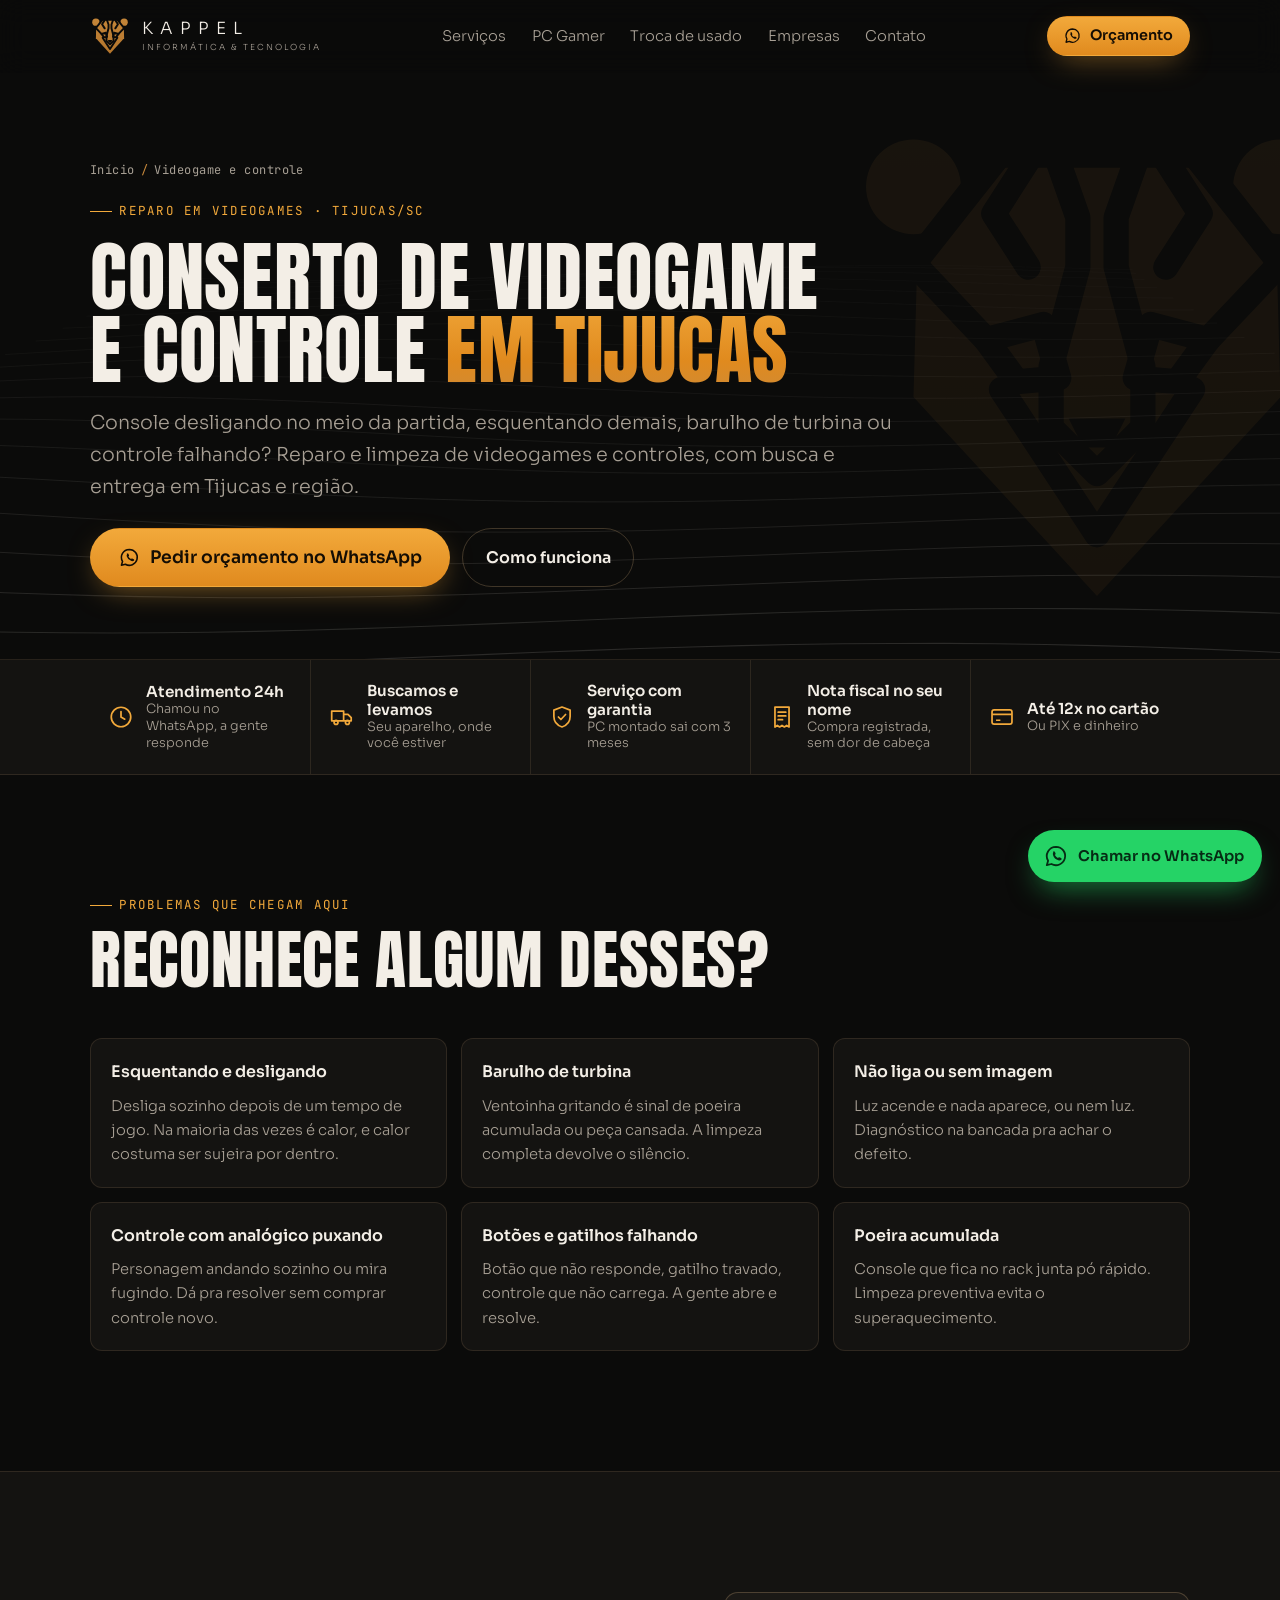
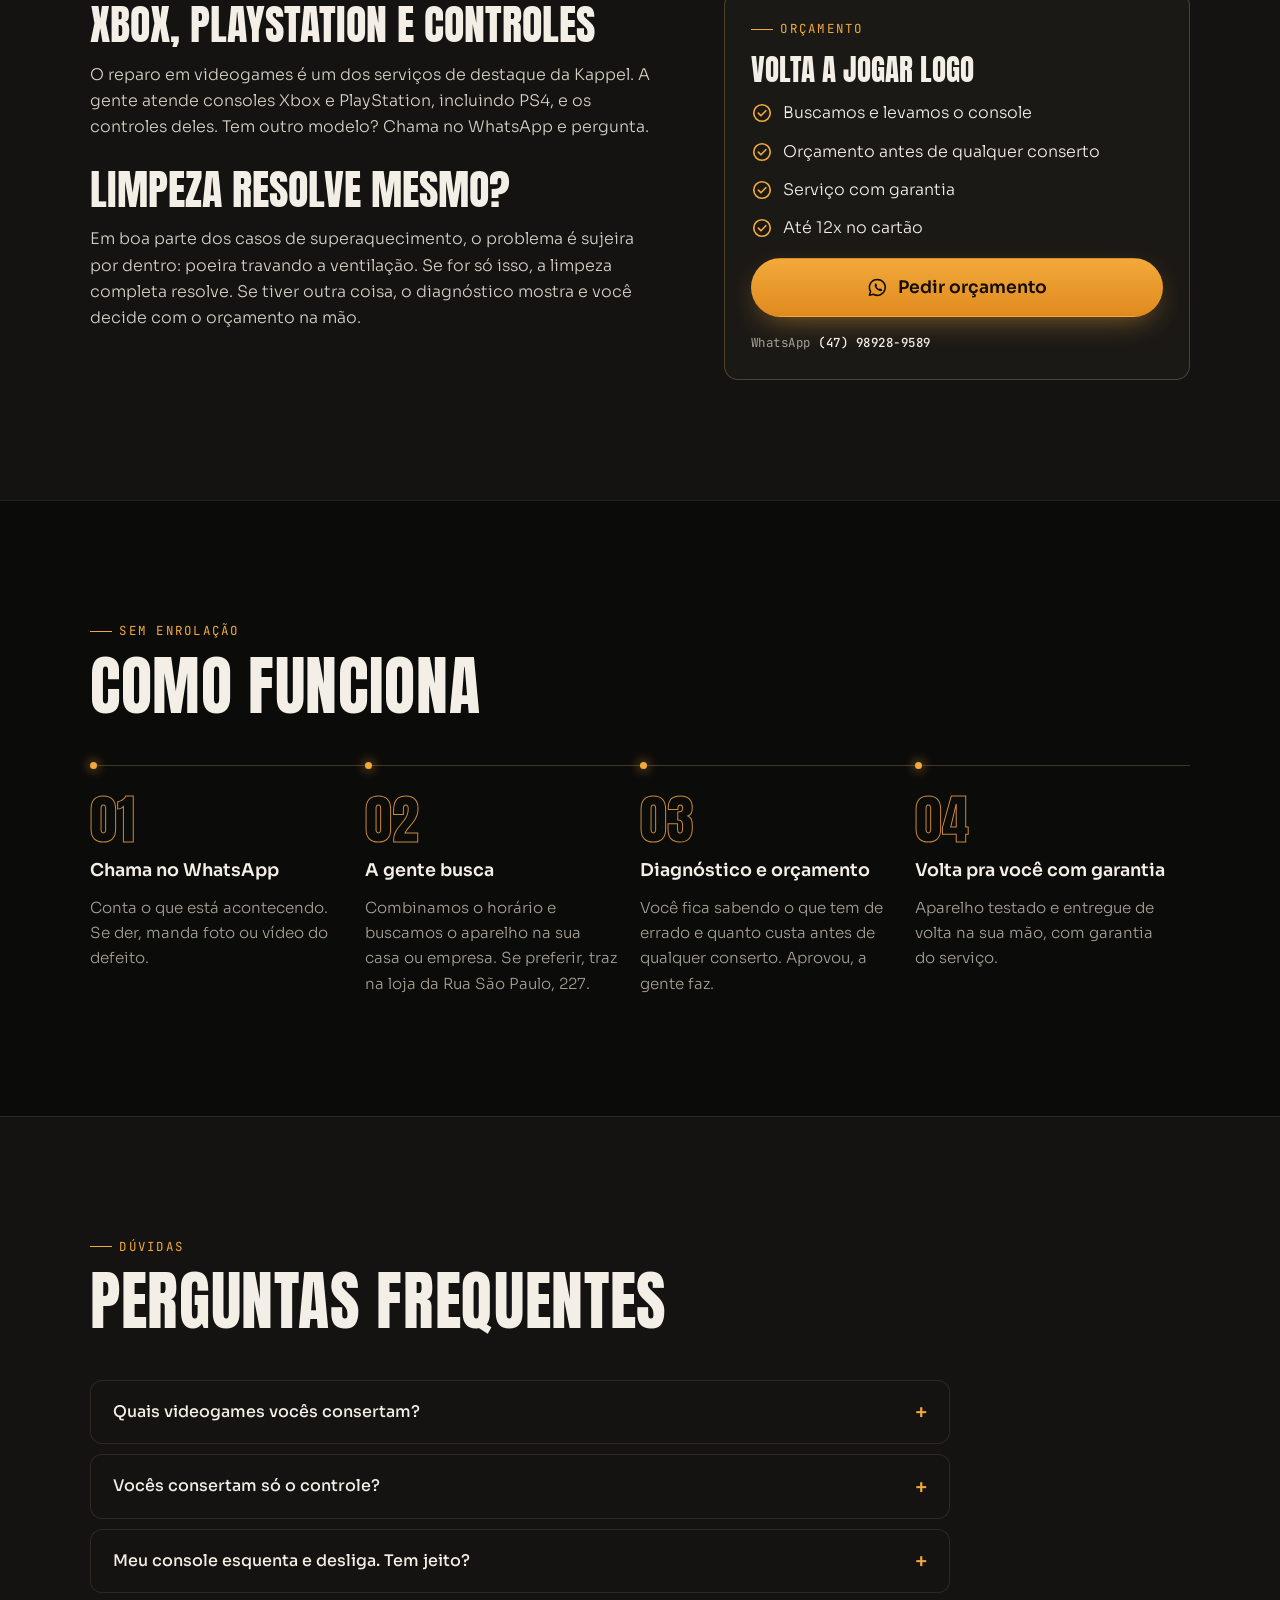
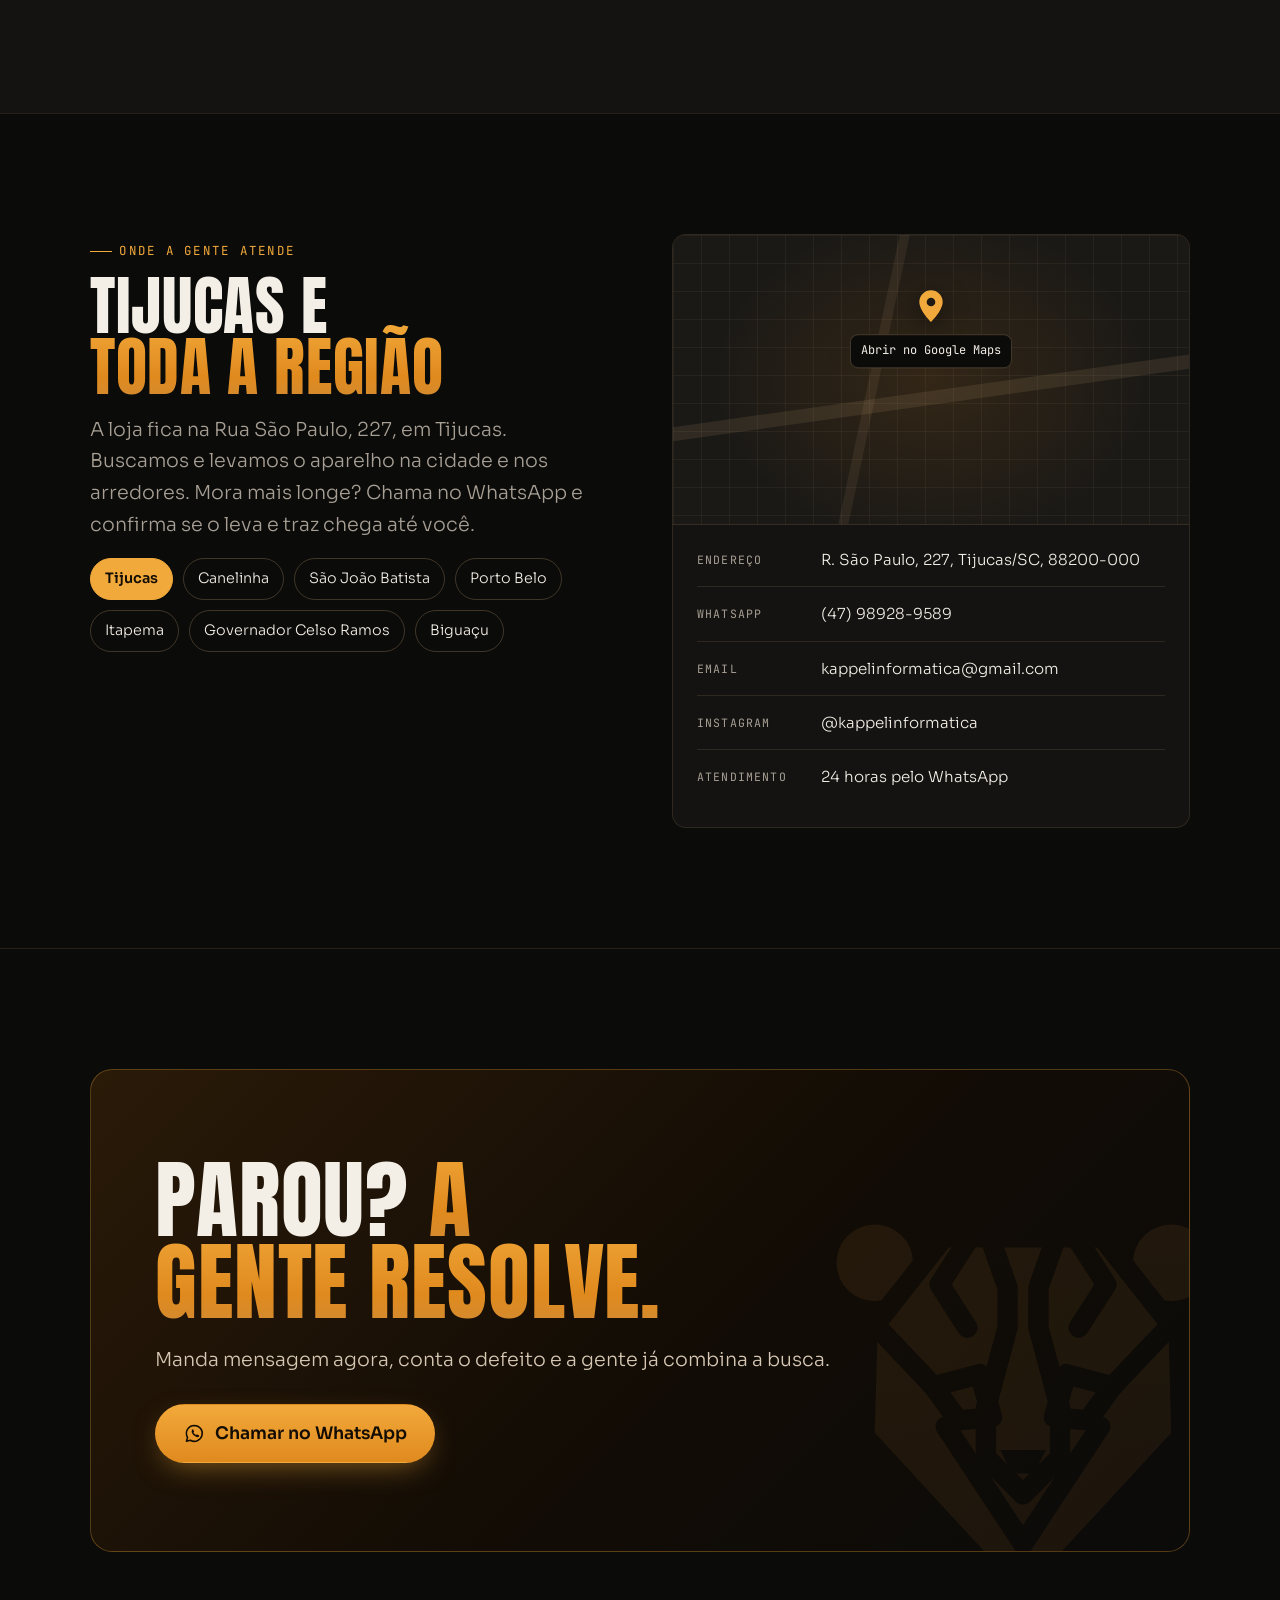
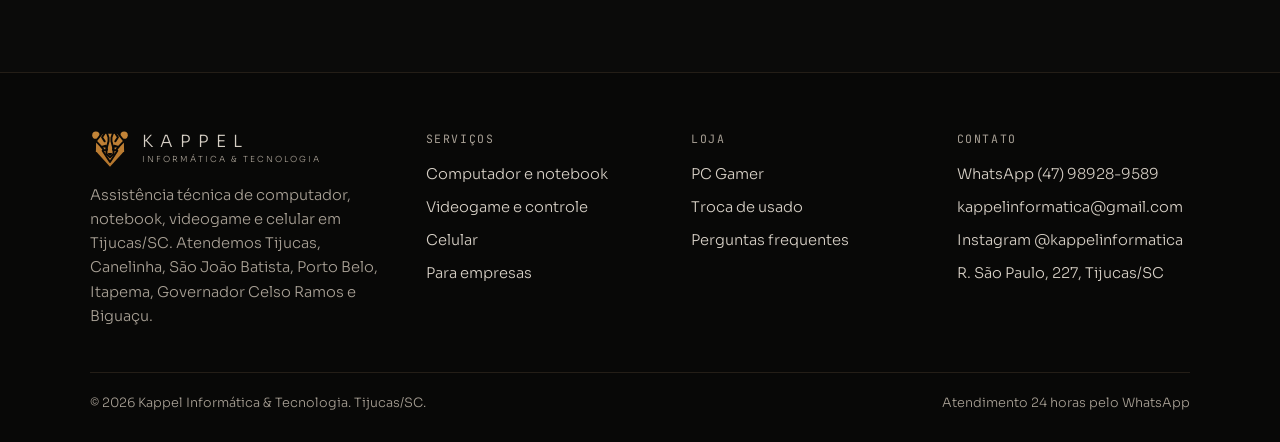
<file: servicos/videogame-e-controle/index.html>
<!doctype html>
<html lang="pt-BR">
<head>
<meta charset="utf-8">
<meta name="viewport" content="width=device-width, initial-scale=1, viewport-fit=cover">
<title>Conserto de Videogame e Controle em Tijucas/SC | Kappel</title>
<meta name="description" content="Console esquentando, desligando ou sem imagem? Controle falhando? Reparo e limpeza de Xbox, PlayStation e controles em Tijucas e região, com leva e traz.">
<link rel="canonical" href="https://www.kappelinformatica.com.br/servicos/videogame-e-controle/">
<meta name="robots" content="index, follow, max-image-preview:large">
<meta name="theme-color" content="#0b0b0a">
<meta name="geo.region" content="BR-SC">
<meta name="geo.placename" content="Tijucas">
<meta property="og:type" content="website">
<meta property="og:locale" content="pt_BR">
<meta property="og:site_name" content="Kappel Informática & Tecnologia">
<meta property="og:title" content="Conserto de Videogame e Controle em Tijucas/SC | Kappel">
<meta property="og:description" content="Console esquentando, desligando ou sem imagem? Controle falhando? Reparo e limpeza de Xbox, PlayStation e controles em Tijucas e região, com leva e traz.">
<meta property="og:url" content="https://www.kappelinformatica.com.br/servicos/videogame-e-controle/">
<meta property="og:image" content="https://www.kappelinformatica.com.br/assets/img/og-kappel.jpg">
<meta property="og:image:width" content="1200">
<meta property="og:image:height" content="630">
<meta property="og:image:alt" content="Kappel Informática & Tecnologia, assistência técnica em Tijucas SC">
<meta name="twitter:card" content="summary_large_image">
<meta name="twitter:title" content="Conserto de Videogame e Controle em Tijucas/SC | Kappel">
<meta name="twitter:description" content="Console esquentando, desligando ou sem imagem? Controle falhando? Reparo e limpeza de Xbox, PlayStation e controles em Tijucas e região, com leva e traz.">
<meta name="twitter:image" content="https://www.kappelinformatica.com.br/assets/img/og-kappel.jpg">
<link rel="icon" href="/favicon.svg" type="image/svg+xml">
<link rel="icon" href="/favicon-32.png" sizes="32x32" type="image/png">
<link rel="apple-touch-icon" href="/apple-touch-icon.png">
<link rel="manifest" href="/site.webmanifest">
<link rel="preload" href="/assets/fonts/anton.woff2" as="font" type="font/woff2" crossorigin>
<link rel="preload" href="/assets/fonts/sora-var.woff2" as="font" type="font/woff2" crossorigin>
<link rel="stylesheet" href="/assets/css/site.css?v=9638f97367">
<script type="application/ld+json">{"@context":"https://schema.org","@graph":[{"@type":["ComputerStore","LocalBusiness"],"@id":"https://www.kappelinformatica.com.br/#negocio","name":"Kappel Informática & Tecnologia","alternateName":["Kappel Informática","Kappel"],"description":"Assistência técnica multimarca de computador, notebook, videogame, controle e celular em Tijucas/SC, com busca e entrega do aparelho, atendimento 24 horas pelo WhatsApp e venda de PC Gamer montado com nota fiscal.","url":"https://www.kappelinformatica.com.br/","logo":"https://www.kappelinformatica.com.br/assets/img/logo-512.png","image":"https://www.kappelinformatica.com.br/assets/img/og-kappel.jpg","telephone":"+55-47-98928-9589","email":"kappelinformatica@gmail.com","address":{"@type":"PostalAddress","streetAddress":"R. São Paulo, 227","addressLocality":"Tijucas","addressRegion":"SC","postalCode":"88200-000","addressCountry":"BR"},"hasMap":"https://www.google.com/maps/search/?api=1&query=Kappel%20Inform%C3%A1tica%20R.%20S%C3%A3o%20Paulo%20227%20Tijucas%20SC","areaServed":[{"@type":"City","name":"Tijucas, SC"},{"@type":"City","name":"Canelinha, SC"},{"@type":"City","name":"São João Batista, SC"},{"@type":"City","name":"Porto Belo, SC"},{"@type":"City","name":"Itapema, SC"},{"@type":"City","name":"Governador Celso Ramos, SC"},{"@type":"City","name":"Biguaçu, SC"}],"openingHoursSpecification":[{"@type":"OpeningHoursSpecification","dayOfWeek":["Monday","Tuesday","Wednesday","Thursday","Friday","Saturday","Sunday"],"opens":"00:00","closes":"23:59"}],"paymentAccepted":"Cartão de crédito, PIX, Dinheiro","currenciesAccepted":"BRL","priceRange":"$$","sameAs":["https://www.instagram.com/kappelinformatica/","https://www.facebook.com/61590926625800/"],"knowsAbout":["Conserto de computador","Conserto de notebook","Formatação","Upgrade de SSD e memória RAM","Troca de placa mãe","Reparo em placa","Conserto de videogame","Conserto de controle","Troca de tela de celular","Montagem de PC Gamer"],"hasOfferCatalog":{"@type":"OfferCatalog","name":"Serviços e produtos","itemListElement":[{"@type":"Offer","itemOffered":{"@type":"Service","name":"Conserto de computador e notebook","url":"https://www.kappelinformatica.com.br/servicos/computador-e-notebook/"}},{"@type":"Offer","itemOffered":{"@type":"Service","name":"Conserto de videogame e controle","url":"https://www.kappelinformatica.com.br/servicos/videogame-e-controle/"}},{"@type":"Offer","itemOffered":{"@type":"Service","name":"Troca de tela e conserto de celular","url":"https://www.kappelinformatica.com.br/servicos/celular/"}},{"@type":"Offer","itemOffered":{"@type":"Service","name":"Assistência técnica para empresas","url":"https://www.kappelinformatica.com.br/empresas/"}},{"@type":"Offer","itemOffered":{"@type":"Service","name":"PC Gamer montado com nota fiscal","url":"https://www.kappelinformatica.com.br/pc-gamer/"}}]}},{"@type":"Service","name":"Conserto de videogame e controle","serviceType":"Conserto de videogame e controle","description":"Console esquentando, desligando ou sem imagem? Controle falhando? Reparo e limpeza de Xbox, PlayStation e controles em Tijucas e região, com leva e traz.","url":"https://www.kappelinformatica.com.br/servicos/videogame-e-controle/","provider":{"@id":"https://www.kappelinformatica.com.br/#negocio"},"areaServed":[{"@type":"City","name":"Tijucas, SC"},{"@type":"City","name":"Canelinha, SC"},{"@type":"City","name":"São João Batista, SC"},{"@type":"City","name":"Porto Belo, SC"},{"@type":"City","name":"Itapema, SC"},{"@type":"City","name":"Governador Celso Ramos, SC"},{"@type":"City","name":"Biguaçu, SC"}]},{"@type":"BreadcrumbList","itemListElement":[{"@type":"ListItem","position":1,"name":"Início","item":"https://www.kappelinformatica.com.br/"},{"@type":"ListItem","position":2,"name":"Videogame e controle","item":"https://www.kappelinformatica.com.br/servicos/videogame-e-controle/"}]},{"@type":"FAQPage","mainEntity":[{"@type":"Question","name":"Quais videogames vocês consertam?","acceptedAnswer":{"@type":"Answer","text":"Atendemos Xbox e PlayStation, incluindo PS4, e os controles. Pra outros modelos, confirme pelo WhatsApp."}},{"@type":"Question","name":"Vocês consertam só o controle?","acceptedAnswer":{"@type":"Answer","text":"Sim. Pode mandar só o controle, sem o console."}},{"@type":"Question","name":"Meu console esquenta e desliga. Tem jeito?","acceptedAnswer":{"@type":"Answer","text":"Na maioria das vezes tem. O primeiro passo é o diagnóstico, que mostra se é limpeza ou outra peça."}}]}]}</script>
<!--
  GA4: troque G-XXXXXXXXXX pelo ID real e descomente.
  <script async src="https://www.googletagmanager.com/gtag/js?id=G-XXXXXXXXXX"></script>
  <script>window.dataLayer=window.dataLayer||[];function gtag(){dataLayer.push(arguments);}gtag('js',new Date());gtag('config','G-XXXXXXXXXX');</script>
  Meta Pixel: cole aqui o código do Gerenciador de Eventos.
-->
</head>
<body>
<svg width="0" height="0" style="position:absolute" aria-hidden="true" focusable="false">
<symbol id="i-zap" viewBox="0 0 24 24"><path d="M12 2.8a9.2 9.2 0 0 0-7.9 13.9L2.8 21.2l4.6-1.2A9.2 9.2 0 1 0 12 2.8z" fill="none" stroke="currentColor" stroke-width="1.8" stroke-linejoin="round"/><path d="M8.9 7.9c.2-.4.5-.5.8-.5h.6c.2 0 .4.1.5.4l.8 1.8c.1.2 0 .5-.1.7l-.6.7c.7 1.3 1.7 2.3 3 3l.7-.6c.2-.2.5-.2.7-.1l1.8.8c.3.1.4.3.4.5v.6c0 .3-.1.6-.5.8-.7.5-1.7.6-2.6.3a8.2 8.2 0 0 1-5.4-5.4c-.3-.9-.2-1.9.3-2.6z" fill="currentColor"/></symbol>
<symbol id="i-clock" viewBox="0 0 24 24"><g fill="none" stroke="currentColor" stroke-width="1.6" stroke-linecap="round"><circle cx="12" cy="12" r="9"/><path d="M12 7v5l3.5 2"/></g></symbol>
<symbol id="i-truck" viewBox="0 0 24 24"><g fill="none" stroke="currentColor" stroke-width="1.6" stroke-linejoin="round"><path d="M2.5 6.5h11v9h-11zM13.5 9.5h4l3 3v3h-7z"/><circle cx="6.5" cy="17" r="1.8"/><circle cx="17" cy="17" r="1.8"/></g></symbol>
<symbol id="i-shield" viewBox="0 0 24 24"><g fill="none" stroke="currentColor" stroke-width="1.6" stroke-linejoin="round" stroke-linecap="round"><path d="M12 2.8 4.5 5.6v6c0 4.6 3.2 8.2 7.5 9.6 4.3-1.4 7.5-5 7.5-9.6v-6z"/><path d="m8.7 12 2.3 2.3 4.3-4.6"/></g></symbol>
<symbol id="i-receipt" viewBox="0 0 24 24"><g fill="none" stroke="currentColor" stroke-width="1.6" stroke-linejoin="round" stroke-linecap="round"><path d="M5.5 2.8h13v18.4l-2.2-1.4-2.1 1.4-2.2-1.4-2.2 1.4-2.1-1.4-2.2 1.4z"/><path d="M8.5 7.5h7M8.5 11h7M8.5 14.5h4"/></g></symbol>
<symbol id="i-card" viewBox="0 0 24 24"><g fill="none" stroke="currentColor" stroke-width="1.6" stroke-linejoin="round"><rect x="2.8" y="5.5" width="18.4" height="13" rx="2"/><path d="M2.8 9.5h18.4M6.5 15h4"/></g></symbol>
<symbol id="i-laptop" viewBox="0 0 24 24"><g fill="none" stroke="currentColor" stroke-width="1.5" stroke-linejoin="round"><rect x="4.5" y="5" width="15" height="10" rx="1.2"/><path d="M2 18.5h20l-1.5-3.5h-17z"/></g></symbol>
<symbol id="i-pad" viewBox="0 0 24 24"><g fill="none" stroke="currentColor" stroke-width="1.5" stroke-linejoin="round" stroke-linecap="round"><path d="M7 7.5h10a4.5 4.5 0 0 1 4.4 5.4l-.8 4a2.6 2.6 0 0 1-4.5 1.2L14.4 16H9.6l-1.7 2.1a2.6 2.6 0 0 1-4.5-1.2l-.8-4A4.5 4.5 0 0 1 7 7.5z"/><path d="M7.5 10.5v3M6 12h3"/><circle cx="16" cy="11" r=".6" fill="currentColor"/><circle cx="17.5" cy="13" r=".6" fill="currentColor"/></g></symbol>
<symbol id="i-phone" viewBox="0 0 24 24"><g fill="none" stroke="currentColor" stroke-width="1.5" stroke-linejoin="round" stroke-linecap="round"><rect x="6.5" y="2.5" width="11" height="19" rx="2.2"/><path d="M10.5 18.5h3M9 6l3.5 3.5M9 9.5l6 6"/></g></symbol>
<symbol id="i-tower" viewBox="0 0 24 24"><g fill="none" stroke="currentColor" stroke-width="1.5" stroke-linejoin="round"><rect x="6" y="2.5" width="12" height="19" rx="1.5"/><circle cx="12" cy="9" r="2.6"/><circle cx="12" cy="16" r="2.6"/></g></symbol>
<symbol id="i-check" viewBox="0 0 24 24"><g fill="none" stroke="currentColor" stroke-width="1.8" stroke-linecap="round" stroke-linejoin="round"><circle cx="12" cy="12" r="9"/><path d="m8 12.2 2.8 2.8L16.2 9.5"/></g></symbol>
<symbol id="i-pin" viewBox="0 0 24 24"><path d="M12 2.5a7 7 0 0 0-7 7c0 5.2 7 12 7 12s7-6.8 7-12a7 7 0 0 0-7-7zm0 9.6a2.6 2.6 0 1 1 0-5.2 2.6 2.6 0 0 1 0 5.2z" fill="currentColor"/></symbol>
</svg>
<a class="skip" href="#conteudo">Pular para o conteúdo</a>
<header class="site-header">
  <nav class="wrap nav" aria-label="Principal">
    <a class="brand" href="/" aria-label="Kappel Informática, página inicial">
      <img src="/assets/img/logo.svg" alt="" width="40" height="40">
      <span class="brand-name"><b>KAPPEL</b><small>Informática &amp; Tecnologia</small></span>
    </a>
    <div class="nav-links" id="nav-links"><ul class="menu"><li><a href="/#servicos">Serviços</a></li><li><a href="/pc-gamer/">PC Gamer</a></li><li><a href="/pc-gamer/#troca">Troca de usado</a></li><li><a href="/empresas/">Empresas</a></li><li><a href="/#contato">Contato</a></li></ul></div>
    <a class="btn btn-zap " href="https://wa.me/5547989289589?text=Oi%2C%20Kappel%21%20Quero%20fazer%20um%20or%C3%A7amento." target="_blank" rel="noopener"><svg aria-hidden="true"><use href="#i-zap"/></svg>Orçamento</a>
    <button class="menu-toggle" type="button" aria-expanded="false" aria-controls="nav-links" aria-label="Abrir menu"><span></span></button>
  </nav>
</header>
<main id="conteudo">
<section class="page-hero">
  <canvas class="hero-mesh" aria-hidden="true"></canvas>
  <div class="wrap">
    <nav class="crumbs" aria-label="Você está em"><ol><li><a href="/">Início</a></li><li aria-current="page">Videogame e controle</li></ol></nav>
    <span class="eyebrow rise">Reparo em videogames · Tijucas/SC</span>
    <h1 class="display rise d1">Conserto de videogame e controle <span class="hot">em Tijucas</span></h1>
    <p class="lead rise d2">Console desligando no meio da partida, esquentando demais, barulho de turbina ou controle falhando? Reparo e limpeza de videogames e controles, com busca e entrega em Tijucas e região.</p>
    <div class="hero-cta rise d3"><a class="btn btn-zap btn-lg" href="https://wa.me/5547989289589?text=Oi%2C%20Kappel%21%20Meu%20videogame/controle%20est%C3%A1%20com%20problema%3A%20" target="_blank" rel="noopener"><svg aria-hidden="true"><use href="#i-zap"/></svg>Pedir orçamento no WhatsApp</a><a class="btn btn-ghost" href="#como-funciona">Como funciona</a></div>
  </div>
</section><section class="seals" aria-label="Por que chamar a Kappel"><div class="wrap"><ul><li><svg aria-hidden="true"><use href="#i-clock"/></svg><div><b>Atendimento 24h</b><span>Chamou no WhatsApp, a gente responde</span></div></li><li><svg aria-hidden="true"><use href="#i-truck"/></svg><div><b>Buscamos e levamos</b><span>Seu aparelho, onde você estiver</span></div></li><li><svg aria-hidden="true"><use href="#i-shield"/></svg><div><b>Serviço com garantia</b><span>PC montado sai com 3 meses</span></div></li><li><svg aria-hidden="true"><use href="#i-receipt"/></svg><div><b>Nota fiscal no seu nome</b><span>Compra registrada, sem dor de cabeça</span></div></li><li><svg aria-hidden="true"><use href="#i-card"/></svg><div><b>Até 12x no cartão</b><span>Ou PIX e dinheiro</span></div></li></ul></div></section><section class="section">
  <div class="wrap">
    <div class="section-head">
      <span class="eyebrow">Problemas que chegam aqui</span>
      <h2 class="display section-title">Reconhece algum desses?</h2>
    </div>
    <div class="problems"><div class="problem"><h3>Esquentando e desligando</h3><p>Desliga sozinho depois de um tempo de jogo. Na maioria das vezes é calor, e calor costuma ser sujeira por dentro.</p></div><div class="problem"><h3>Barulho de turbina</h3><p>Ventoinha gritando é sinal de poeira acumulada ou peça cansada. A limpeza completa devolve o silêncio.</p></div><div class="problem"><h3>Não liga ou sem imagem</h3><p>Luz acende e nada aparece, ou nem luz. Diagnóstico na bancada pra achar o defeito.</p></div><div class="problem"><h3>Controle com analógico puxando</h3><p>Personagem andando sozinho ou mira fugindo. Dá pra resolver sem comprar controle novo.</p></div><div class="problem"><h3>Botões e gatilhos falhando</h3><p>Botão que não responde, gatilho travado, controle que não carrega. A gente abre e resolve.</p></div><div class="problem"><h3>Poeira acumulada</h3><p>Console que fica no rack junta pó rápido. Limpeza preventiva evita o superaquecimento.</p></div></div>
  </div>
</section>
<section class="section alt">
  <div class="wrap split">
    <div class="prose"><h2>Xbox, PlayStation e controles</h2>
<p>O reparo em videogames é um dos serviços de destaque da Kappel. A gente atende consoles Xbox e PlayStation, incluindo PS4, e os controles deles. Tem outro modelo? Chama no WhatsApp e pergunta.</p>
<h2>Limpeza resolve mesmo?</h2>
<p>Em boa parte dos casos de superaquecimento, o problema é sujeira por dentro: poeira travando a ventilação. Se for só isso, a limpeza completa resolve. Se tiver outra coisa, o diagnóstico mostra e você decide com o orçamento na mão.</p></div>
    <aside class="aside-card">
  <span class="eyebrow">Orçamento</span>
  <h2>Volta a jogar logo</h2>
  <ul class="checks"><li><svg aria-hidden="true"><use href="#i-check"/></svg><span>Buscamos e levamos o console</span></li><li><svg aria-hidden="true"><use href="#i-check"/></svg><span>Orçamento antes de qualquer conserto</span></li><li><svg aria-hidden="true"><use href="#i-check"/></svg><span>Serviço com garantia</span></li><li><svg aria-hidden="true"><use href="#i-check"/></svg><span>Até 12x no cartão</span></li></ul>
  <a class="btn btn-zap btn-lg" href="https://wa.me/5547989289589?text=Oi%2C%20Kappel%21%20Meu%20videogame/controle%20est%C3%A1%20com%20problema%3A%20" target="_blank" rel="noopener"><svg aria-hidden="true"><use href="#i-zap"/></svg>Pedir orçamento</a>
  <p class="hero-note">WhatsApp <b>(47) 98928-9589</b></p>
</aside>
  </div>
</section>
<section class="section" id="como-funciona">
  <div class="wrap">
    <div class="section-head">
      <span class="eyebrow">Sem enrolação</span>
      <h2 class="display section-title">Como funciona</h2>
    </div>
    <ol class="steps"><li><h3>Chama no WhatsApp</h3><p>Conta o que está acontecendo. Se der, manda foto ou vídeo do defeito.</p></li><li><h3>A gente busca</h3><p>Combinamos o horário e buscamos o aparelho na sua casa ou empresa. Se preferir, traz na loja da Rua São Paulo, 227.</p></li><li><h3>Diagnóstico e orçamento</h3><p>Você fica sabendo o que tem de errado e quanto custa antes de qualquer conserto. Aprovou, a gente faz.</p></li><li><h3>Volta pra você com garantia</h3><p>Aparelho testado e entregue de volta na sua mão, com garantia do serviço.</p></li></ol>
  </div>
</section>
<section class="section alt">
  <div class="wrap">
    <div class="section-head">
      <span class="eyebrow">Dúvidas</span>
      <h2 class="display section-title">Perguntas frequentes</h2>
    </div>
    <div class="faq"><details><summary>Quais videogames vocês consertam?</summary><div class="answer"><p>Atendemos Xbox e PlayStation, incluindo PS4, e os controles. Pra outros modelos, confirme pelo WhatsApp.</p></div></details><details><summary>Vocês consertam só o controle?</summary><div class="answer"><p>Sim. Pode mandar só o controle, sem o console.</p></div></details><details><summary>Meu console esquenta e desliga. Tem jeito?</summary><div class="answer"><p>Na maioria das vezes tem. O primeiro passo é o diagnóstico, que mostra se é limpeza ou outra peça.</p></div></details></div>
  </div>
</section>
<section class="section" id="contato">
  <div class="wrap where">
    <div>
      <span class="eyebrow">Onde a gente atende</span>
      <h2 class="display section-title" style="margin-top:14px">Tijucas e <span class="hot">toda a região</span></h2>
      <p class="lead" style="margin-top:16px">A loja fica na Rua São Paulo, 227, em Tijucas. Buscamos e levamos o aparelho na cidade e nos arredores. Mora mais longe? Chama no WhatsApp e confirma se o leva e traz chega até você.</p>
      <ul class="cities" aria-label="Cidades atendidas"><li>Tijucas</li><li>Canelinha</li><li>São João Batista</li><li>Porto Belo</li><li>Itapema</li><li>Governador Celso Ramos</li><li>Biguaçu</li></ul>
    </div>
    <div class="contact-card">
      <a class="map-link" href="https://www.google.com/maps/search/?api=1&query=Kappel%20Inform%C3%A1tica%20R.%20S%C3%A3o%20Paulo%20227%20Tijucas%20SC" target="_blank" rel="noopener" aria-label="Abrir a loja no Google Maps">
        <span class="pin"><svg aria-hidden="true"><use href="#i-pin"/></svg><span>Abrir no Google Maps</span></span>
      </a>
      <ul class="contact-list">
        <li><span>Endereço</span><a href="https://www.google.com/maps/search/?api=1&query=Kappel%20Inform%C3%A1tica%20R.%20S%C3%A3o%20Paulo%20227%20Tijucas%20SC" target="_blank" rel="noopener">R. São Paulo, 227, Tijucas/SC, 88200-000</a></li>
        <li><span>WhatsApp</span><a href="https://wa.me/5547989289589?text=Oi%2C%20Kappel%21%20Vim%20pelo%20site%20e%20quero%20um%20or%C3%A7amento." target="_blank" rel="noopener">(47) 98928-9589</a></li>
        <li><span>Email</span><a href="mailto:kappelinformatica@gmail.com">kappelinformatica@gmail.com</a></li>
        <li><span>Instagram</span><a href="https://www.instagram.com/kappelinformatica/" target="_blank" rel="noopener">@kappelinformatica</a></li>
        <li><span>Atendimento</span><p>24 horas pelo WhatsApp</p></li>
      </ul>
    </div>
  </div>
</section>
<section class="section final">
  <div class="wrap">
    <div class="final-box">
      <img class="final-logo" src="/assets/img/logo.svg" alt="" width="420" height="420" loading="lazy">
      <h2 class="display">Parou? <span class="hot">A gente resolve.</span></h2>
      <p class="lead">Manda mensagem agora, conta o defeito e a gente já combina a busca.</p>
      <div class="hero-cta"><a class="btn btn-zap btn-lg" href="https://wa.me/5547989289589?text=Oi%2C%20Kappel%21%20Meu%20videogame/controle%20est%C3%A1%20com%20problema%3A%20" target="_blank" rel="noopener"><svg aria-hidden="true"><use href="#i-zap"/></svg>Chamar no WhatsApp</a></div>
    </div>
  </div>
</section></main>
<footer class="site-footer">
  <div class="wrap">
    <div class="foot">
      <div class="foot-brand">
        <a class="brand" href="/"><img src="/assets/img/logo.svg" alt="" width="40" height="40"><span class="brand-name"><b>KAPPEL</b><small>Informática &amp; Tecnologia</small></span></a>
        <p>Assistência técnica de computador, notebook, videogame e celular em Tijucas/SC. Atendemos Tijucas, Canelinha, São João Batista, Porto Belo, Itapema, Governador Celso Ramos e Biguaçu.</p>
      </div>
      <div>
        <h2>Serviços</h2>
        <ul>
          <li><a href="/servicos/computador-e-notebook/">Computador e notebook</a></li>
          <li><a href="/servicos/videogame-e-controle/">Videogame e controle</a></li>
          <li><a href="/servicos/celular/">Celular</a></li>
          <li><a href="/empresas/">Para empresas</a></li>
        </ul>
      </div>
      <div>
        <h2>Loja</h2>
        <ul>
          <li><a href="/pc-gamer/">PC Gamer</a></li>
          <li><a href="/pc-gamer/#troca">Troca de usado</a></li>
          <li><a href="/#faq">Perguntas frequentes</a></li>
        </ul>
      </div>
      <div>
        <h2>Contato</h2>
        <ul>
          <li><a href="https://wa.me/5547989289589?text=Oi%2C%20Kappel%21%20Vim%20pelo%20site%20e%20quero%20um%20or%C3%A7amento." target="_blank" rel="noopener">WhatsApp (47) 98928-9589</a></li>
          <li><a href="mailto:kappelinformatica@gmail.com">kappelinformatica@gmail.com</a></li>
          <li><a href="https://www.instagram.com/kappelinformatica/" target="_blank" rel="noopener">Instagram @kappelinformatica</a></li>
          <li><a href="https://www.google.com/maps/search/?api=1&query=Kappel%20Inform%C3%A1tica%20R.%20S%C3%A3o%20Paulo%20227%20Tijucas%20SC" target="_blank" rel="noopener">R. São Paulo, 227, Tijucas/SC</a></li>
        </ul>
      </div>
    </div>
    <div class="foot-bottom">
      <span>© <span id="ano">2026</span> Kappel Informática & Tecnologia. Tijucas/SC.</span>
      <!-- TODO: incluir CNPJ quando o cliente enviar -->
      <span>Atendimento 24 horas pelo WhatsApp</span>
    </div>
  </div>
</footer>
<a class="zap-float" href="https://wa.me/5547989289589?text=Oi%2C%20Kappel%21%20Vim%20pelo%20site%20e%20quero%20um%20or%C3%A7amento." target="_blank" rel="noopener" aria-label="Chamar a Kappel no WhatsApp"><svg aria-hidden="true"><use href="#i-zap"/></svg><span>Chamar no WhatsApp</span></a>
<script src="/assets/js/site.js?v=bb8026a8f8" defer></script>
</body>
</html>
</file>
<file: assets/css/site.css>
/* Kappel Informática & Tecnologia
   Layout: bancada escura, títulos condensados em caixa alta, cobre da logo como única cor quente,
   RGB só onde há máquina ligada (PC gamer). Malha wireframe da marca no topo. */
/* Fontes auto-hospedadas (SIL Open Font License) */
@font-face { font-family: "Anton"; src: url("../fonts/anton.woff2") format("woff2"); font-weight: 400; font-style: normal; font-display: swap; }
@font-face { font-family: "Sora"; src: url("../fonts/sora-var.woff2") format("woff2"); font-weight: 100 800; font-style: normal; font-display: swap; }
@font-face { font-family: "JetBrains Mono"; src: url("../fonts/jetbrains-mono-400.woff2") format("woff2"); font-weight: 400; font-style: normal; font-display: swap; }
@font-face { font-family: "JetBrains Mono"; src: url("../fonts/jetbrains-mono-500.woff2") format("woff2"); font-weight: 500; font-style: normal; font-display: swap; }

:root {
  --bg: #0b0b0a;
  --panel: #141311;
  --panel-2: #1b1916;
  --line: rgba(232, 190, 140, .12);
  --line-strong: rgba(232, 190, 140, .24);
  --fg: #f3eee6;
  --mute: #a79f94;
  --copper: #c98a3c;
  --amber: #f2a93b;
  --amber-deep: #e08a1e;
  --on-amber: #140d04;
  --zap: #25d366;
  --rgb-pink: #ff4fae;
  --rgb-blue: #3fb8ff;
  --rgb-green: #45f0a0;

  --f-display: "Anton", "Impact", "Arial Narrow Bold", sans-serif;
  --f-body: "Sora", "Segoe UI", system-ui, -apple-system, sans-serif;
  --f-mono: "JetBrains Mono", ui-monospace, "SFMono-Regular", Menlo, monospace;

  --wrap: 1180px;
  --gutter: clamp(16px, 4vw, 40px);
  --radius: 14px;
  --header-h: 72px;
  color-scheme: dark;
}

*, *::before, *::after { box-sizing: border-box; }
html { scroll-behavior: smooth; scroll-padding-top: calc(var(--header-h) + 12px); -webkit-text-size-adjust: 100%; }
body {
  margin: 0;
  background: var(--bg);
  color: var(--fg);
  font-family: var(--f-body);
  font-size: 1rem;
  line-height: 1.65;
  font-weight: 300;
  overflow-x: hidden;
  -webkit-font-smoothing: antialiased;
}
img, svg { max-width: 100%; display: block; }
a { color: inherit; }
p { margin: 0; }
h1, h2, h3, h4 { margin: 0; text-wrap: balance; }
:focus-visible { outline: 2px solid var(--amber); outline-offset: 3px; border-radius: 4px; }
.sr-only { position: absolute; width: 1px; height: 1px; padding: 0; margin: -1px; overflow: hidden; clip: rect(0 0 0 0); white-space: nowrap; border: 0; }
.skip { position: absolute; left: 16px; top: -60px; z-index: 100; background: var(--amber); color: var(--on-amber); padding: 10px 16px; border-radius: 8px; font-weight: 600; }
.skip:focus { top: 12px; }

.wrap { width: 100%; max-width: var(--wrap); margin-inline: auto; padding-inline: var(--gutter); }

/* ---------- Tipografia ---------- */
.display {
  font-family: var(--f-display);
  font-weight: 400;
  text-transform: uppercase;
  letter-spacing: .01em;
  line-height: .95;
}
.hot {
  background: linear-gradient(180deg, var(--amber) 0%, var(--amber-deep) 60%, var(--copper) 100%);
  -webkit-background-clip: text; background-clip: text; color: transparent;
}
.eyebrow {
  font-family: var(--f-mono);
  font-size: .78rem;
  letter-spacing: .18em;
  text-transform: uppercase;
  color: var(--amber);
  display: inline-flex; align-items: center; gap: .6em;
}
.eyebrow::before { content: ""; width: 22px; height: 1px; background: currentColor; }
.lead { font-size: clamp(1.05rem, 1.6vw, 1.2rem); color: var(--mute); max-width: 58ch; }
.section-title { font-size: clamp(2.3rem, 5.4vw, 4rem); }
.section-head { display: grid; gap: 14px; margin-bottom: clamp(28px, 4vw, 48px); max-width: 760px; }

/* ---------- Botões ---------- */
.btn {
  --b: var(--amber);
  display: inline-flex; align-items: center; justify-content: center; gap: .6em;
  padding: .95em 1.4em;
  border-radius: 999px;
  font-family: var(--f-body); font-weight: 600; font-size: 1rem; line-height: 1.1;
  text-decoration: none; cursor: pointer; border: 1px solid transparent;
  transition: transform .18s ease, box-shadow .18s ease, background .18s ease, border-color .18s ease;
}
.btn svg { width: 1.2em; height: 1.2em; flex: none; }
.btn-zap { background: linear-gradient(180deg, var(--amber), var(--amber-deep)); color: var(--on-amber); box-shadow: 0 10px 30px -10px rgba(242, 169, 59, .55); }
.btn-zap:hover { transform: translateY(-2px); box-shadow: 0 16px 40px -12px rgba(242, 169, 59, .7); }
.btn-ghost { border-color: var(--line-strong); color: var(--fg); background: transparent; }
.btn-ghost:hover { border-color: var(--amber); color: var(--amber); }
.btn-lg { font-size: 1.08rem; padding: 1.05em 1.6em; }

/* ---------- Header ---------- */
.site-header {
  position: sticky; top: env(safe-area-inset-top, 0px); z-index: 50;
  background: rgba(11, 11, 10, .72);
  backdrop-filter: blur(14px) saturate(140%);
  -webkit-backdrop-filter: blur(14px) saturate(140%);
  border-bottom: 1px solid transparent;
  transition: border-color .2s ease, background .2s ease;
}
.site-header.is-scrolled { border-bottom-color: var(--line); background: rgba(11, 11, 10, .9); }
.nav { display: flex; align-items: center; justify-content: space-between; gap: 20px; height: var(--header-h); }
.brand { display: flex; align-items: center; gap: 12px; text-decoration: none; }
.brand img { width: 40px; height: 40px; }
.brand-name { display: grid; line-height: 1; }
.brand-name b { font-weight: 300; letter-spacing: .42em; font-size: 1.05rem; }
.brand-name small { font-size: .52rem; letter-spacing: .24em; color: var(--mute); margin-top: 5px; text-transform: uppercase; }
.menu { display: flex; align-items: center; gap: clamp(14px, 2vw, 28px); list-style: none; margin: 0; padding: 0; }
.menu a { text-decoration: none; font-size: .92rem; color: var(--mute); transition: color .15s; }
.menu a:hover, .menu a[aria-current="page"] { color: var(--fg); }
.nav .btn { padding: .7em 1.1em; font-size: .9rem; }
.menu-toggle { display: none; background: none; border: 1px solid var(--line-strong); color: var(--fg); border-radius: 10px; width: 44px; height: 44px; cursor: pointer; }
.menu-toggle span, .menu-toggle span::before, .menu-toggle span::after { display: block; width: 18px; height: 1.5px; background: currentColor; margin: auto; position: relative; transition: transform .2s; }
.menu-toggle span::before, .menu-toggle span::after { content: ""; position: absolute; left: 0; }
.menu-toggle span::before { top: -6px; } .menu-toggle span::after { top: 6px; }
.menu-toggle[aria-expanded="true"] span { background: transparent; }
.menu-toggle[aria-expanded="true"] span::before { transform: translateY(6px) rotate(45deg); }
.menu-toggle[aria-expanded="true"] span::after { transform: translateY(-6px) rotate(-45deg); }

@media (max-width: 920px) {
  .menu-toggle { display: grid; place-items: center; }
  .nav-links {
    position: fixed; inset: calc(var(--header-h) + env(safe-area-inset-top, 0px)) 0 auto 0;
    background: var(--bg); border-bottom: 1px solid var(--line);
    padding: 12px var(--gutter) 24px;
    display: none;
  }
  .nav-links.is-open { display: block; }
  .menu { flex-direction: column; align-items: stretch; gap: 0; }
  .menu a { display: block; padding: 14px 0; font-size: 1.05rem; border-bottom: 1px solid var(--line); color: var(--fg); }
  .nav > .btn { display: none; }
}

/* ---------- Hero ---------- */
.hero { position: relative; overflow: hidden; border-bottom: 1px solid var(--line); }
.hero-mesh { position: absolute; inset: 0; width: 100%; height: 100%; opacity: .8; pointer-events: none; }
.hero::after {
  content: ""; position: absolute; inset: 0; pointer-events: none;
  background: radial-gradient(60% 70% at 78% 40%, rgba(224, 138, 30, .14), transparent 70%),
              linear-gradient(180deg, transparent 60%, var(--bg));
}
.hero-grid {
  position: relative; z-index: 1;
  display: grid; grid-template-columns: minmax(0, 1.08fr) minmax(0, .92fr);
  align-items: center; gap: clamp(24px, 4vw, 56px);
  padding-block: clamp(36px, 5.5vw, 72px) clamp(56px, 7vw, 88px);
}
.hero-copy { display: grid; gap: 22px; min-width: 0; }
.hero h1 { font-size: clamp(2.9rem, 6.4vw, 5.6rem); overflow-wrap: anywhere; }
.hero h1 .hot { display: block; }
.hero h1 .line { display: block; }
.hero .lead { color: #c9c1b6; }
.hero-cta { display: flex; flex-wrap: wrap; gap: 12px; margin-top: 6px; }
.hero-note { font-family: var(--f-mono); font-size: .78rem; color: var(--mute); letter-spacing: .04em; }
.hero-note b { color: var(--fg); font-weight: 500; }

@media (max-width: 900px) {
  .hero-grid { grid-template-columns: 1fr; }
  .hero-visual { max-width: 320px; margin-inline: auto; width: 100%; }
}

/* ---------- PC desenhado (RGB) ---------- */
.rig { position: relative; aspect-ratio: 4 / 5; max-width: 460px; width: 100%; margin-left: auto; }
.rig-case {
  position: absolute; inset: 4% 10% 6% 10%;
  border-radius: 18px;
  background: linear-gradient(160deg, #1d1b18, #0f0e0c 60%);
  border: 1px solid rgba(255, 255, 255, .09);
  box-shadow: 0 40px 80px -30px rgba(0, 0, 0, .9), inset 0 0 0 6px #0c0b0a, inset 0 0 0 7px rgba(255, 255, 255, .05);
  overflow: hidden;
}
.rig-glass {
  position: absolute; inset: 7% 7% 7% 7%; border-radius: 10px;
  background: linear-gradient(115deg, rgba(255, 255, 255, .07), rgba(255, 255, 255, 0) 38%),
              radial-gradient(80% 60% at 60% 70%, rgba(63, 184, 255, .16), transparent 70%),
              radial-gradient(70% 50% at 30% 20%, rgba(255, 79, 174, .14), transparent 70%),
              #090908;
  border: 1px solid rgba(255, 255, 255, .06);
}
.rig-fans { position: absolute; right: 9%; top: 9%; bottom: 9%; width: 30%; display: flex; flex-direction: column; justify-content: space-between; }
.fan { width: 100%; aspect-ratio: 1; border-radius: 50%; position: relative;
  background: conic-gradient(from 0deg, var(--rgb-pink), var(--rgb-blue), var(--rgb-green), var(--rgb-pink));
  box-shadow: 0 0 22px rgba(63, 184, 255, .45), 0 0 40px rgba(255, 79, 174, .25);
  animation: rgb-spin 6s linear infinite;
}
.fan::before { content: ""; position: absolute; inset: 9%; border-radius: 50%; background: radial-gradient(circle, #1a1917 0 18%, #0d0c0b 19% 100%); }
.fan::after { content: ""; position: absolute; inset: 14%; border-radius: 50%;
  background: repeating-conic-gradient(from 10deg, rgba(255, 255, 255, .13) 0 14deg, transparent 14deg 51deg);
  animation: rgb-spin 1.4s linear infinite reverse;
}
.fan:nth-child(2) { animation-delay: -2s; } .fan:nth-child(3) { animation-delay: -4s; }
.rig-board { position: absolute; left: 12%; top: 11%; width: 46%; height: 52%; border-radius: 6px; background: linear-gradient(180deg, #1a1a1a, #121212); border: 1px solid rgba(255, 255, 255, .06); }
.rig-cpu { position: absolute; left: 22%; top: 18%; width: 22%; aspect-ratio: 1; border-radius: 50%; background: radial-gradient(circle, #202020 0 45%, #0e0e0e 46%); box-shadow: 0 0 0 2px rgba(242, 169, 59, .5), 0 0 18px rgba(242, 169, 59, .35); }
.rig-ram { position: absolute; left: 47%; top: 15%; width: 7%; height: 26%; display: flex; gap: 18%; }
.rig-ram i { flex: 1; border-radius: 2px; background: linear-gradient(180deg, var(--rgb-pink), var(--rgb-blue)); box-shadow: 0 0 10px rgba(255, 79, 174, .6); }
.rig-gpu { position: absolute; left: 12%; top: 58%; width: 50%; height: 11%; border-radius: 5px; background: linear-gradient(180deg, #232220, #141312); border: 1px solid rgba(255, 255, 255, .08); overflow: hidden; }
.rig-gpu::after { content: ""; position: absolute; left: 0; right: 0; bottom: 0; height: 3px; background: linear-gradient(90deg, var(--rgb-green), var(--rgb-blue), var(--rgb-pink)); box-shadow: 0 0 12px var(--rgb-blue); }
.rig-gpu span { position: absolute; left: 8%; top: 50%; transform: translateY(-60%); font-family: var(--f-mono); font-size: clamp(.5rem, 1.1vw, .62rem); letter-spacing: .2em; color: rgba(255, 255, 255, .5); }
.rig-psu { position: absolute; left: 12%; bottom: 9%; width: 50%; height: 14%; border-radius: 5px; background: #0f0f0e; border: 1px solid rgba(255, 255, 255, .06); }
.rig-glow { position: absolute; inset: auto 6% -2% 6%; height: 18%; background: radial-gradient(50% 60% at 50% 50%, rgba(63, 184, 255, .35), transparent 70%); filter: blur(18px); }
.rig-tag {
  position: absolute; z-index: 2;
  display: flex; align-items: center; gap: 8px;
  background: rgba(20, 19, 17, .88); border: 1px solid var(--line-strong);
  backdrop-filter: blur(8px); -webkit-backdrop-filter: blur(8px);
  padding: 8px 12px; border-radius: 10px;
  font-family: var(--f-mono); font-size: .72rem; letter-spacing: .04em; white-space: nowrap;
  box-shadow: 0 12px 30px -12px rgba(0, 0, 0, .8);
  animation: float 7s ease-in-out infinite;
}
.rig-tag i { width: 7px; height: 7px; border-radius: 50%; background: var(--amber); box-shadow: 0 0 10px var(--amber); flex: none; }
.rig-tag.t1 { left: 0; top: 16%; }
.rig-tag.t2 { right: -2%; top: 48%; animation-delay: -2.4s; }
.rig-tag.t3 { left: 4%; bottom: 14%; animation-delay: -4.6s; }
.rig-tag.t2 i { background: var(--rgb-green); box-shadow: 0 0 10px var(--rgb-green); }
@keyframes rgb-spin { to { transform: rotate(360deg); } }
@keyframes float { 0%, 100% { transform: translateY(0); } 50% { transform: translateY(-8px); } }

/* ---------- Selos ---------- */
.seals { border-bottom: 1px solid var(--line); background: var(--panel); }
.seals ul { list-style: none; margin: 0; padding: 0; display: grid; grid-template-columns: repeat(5, minmax(0, 1fr)); }
.seals li { display: flex; align-items: center; gap: 12px; padding: 22px 18px; border-left: 1px solid var(--line); min-width: 0; }
.seals li:first-child { border-left: 0; }
.seals svg { width: 26px; height: 26px; color: var(--amber); flex: none; }
.seals b { display: block; font-weight: 600; font-size: .95rem; line-height: 1.2; }
.seals span { display: block; font-size: .8rem; color: var(--mute); line-height: 1.3; }
@media (max-width: 980px) {
  .seals ul { grid-template-columns: repeat(2, minmax(0, 1fr)); }
  .seals li { border-left: 0; border-top: 1px solid var(--line); }
  .seals li:nth-child(even) { border-left: 1px solid var(--line); }
  .seals li:nth-child(-n+2) { border-top: 0; }
  .seals li:last-child { grid-column: 1 / -1; border-left: 0; }
}

/* ---------- Seções ---------- */
.section { padding-block: clamp(64px, 10vw, 120px); position: relative; }
.section + .section { border-top: 1px solid var(--line); }
.section.alt { background: var(--panel); }

/* Serviços */
.services { display: grid; grid-template-columns: repeat(6, minmax(0, 1fr)); gap: 16px; }
.svc {
  grid-column: span 3;
  position: relative; display: grid; align-content: start; gap: 14px;
  padding: clamp(22px, 3vw, 32px);
  border: 1px solid var(--line); border-radius: var(--radius);
  background: linear-gradient(180deg, var(--panel-2), var(--panel));
  text-decoration: none; overflow: hidden; min-width: 0;
  transition: border-color .2s, transform .2s;
}
.svc:hover { border-color: rgba(242, 169, 59, .45); transform: translateY(-3px); }
.svc.wide { grid-column: span 4; }
.svc.narrow { grid-column: span 2; }
.svc-icon { width: 44px; height: 44px; color: var(--amber); }
.svc h3 { font-family: var(--f-display); font-weight: 400; text-transform: uppercase; font-size: clamp(1.6rem, 2.6vw, 2.1rem); line-height: 1; letter-spacing: .01em; }
.svc p { color: var(--mute); }
.svc ul { list-style: none; padding: 0; margin: 0; display: flex; flex-wrap: wrap; gap: 8px; }
.svc li { font-family: var(--f-mono); font-size: .72rem; letter-spacing: .03em; padding: 5px 10px; border: 1px solid var(--line-strong); border-radius: 999px; color: #d8d0c4; }
.svc-more { margin-top: 4px; font-weight: 600; font-size: .92rem; color: var(--amber); display: inline-flex; align-items: center; gap: 6px; }
.svc-more::after { content: "→"; transition: transform .2s; }
.svc:hover .svc-more::after { transform: translateX(4px); }
@media (max-width: 860px) { .svc, .svc.wide, .svc.narrow { grid-column: 1 / -1; } }

/* Como funciona */
.steps { list-style: none; margin: 0; padding: 0; display: grid; grid-template-columns: repeat(4, minmax(0, 1fr)); gap: 0; counter-reset: step; }
.steps li { counter-increment: step; padding: 26px 22px 0 0; border-top: 1px solid var(--line-strong); display: grid; gap: 10px; align-content: start; min-width: 0; position: relative; }
.steps li::before { content: "0" counter(step); font-family: var(--f-display); font-size: 3.4rem; line-height: 1; color: transparent; -webkit-text-stroke: 1px var(--copper); }
.steps li::after { content: ""; position: absolute; top: -4px; left: 0; width: 7px; height: 7px; border-radius: 50%; background: var(--amber); box-shadow: 0 0 12px var(--amber); }
.steps h3 { font-size: 1.1rem; font-weight: 600; }
.steps p { color: var(--mute); font-size: .95rem; }
@media (max-width: 860px) { .steps { grid-template-columns: repeat(2, minmax(0, 1fr)); row-gap: 28px; } }
@media (max-width: 480px) { .steps { grid-template-columns: 1fr; } }

/* PCs à venda */
.pcs { display: grid; grid-template-columns: repeat(2, minmax(0, 1fr)); gap: 20px; }
.pc {
  border: 1px solid var(--line); border-radius: var(--radius); overflow: hidden;
  background: var(--panel-2); display: grid; grid-template-rows: auto 1fr; min-width: 0;
}
.pc-top { position: relative; padding: 26px 26px 22px; background: radial-gradient(120% 120% at 100% 0%, rgba(63, 184, 255, .14), transparent 55%), radial-gradient(100% 100% at 0% 100%, rgba(255, 79, 174, .1), transparent 55%); border-bottom: 1px solid var(--line); }
.pc-top::after { content: ""; position: absolute; left: 0; right: 0; bottom: -1px; height: 2px; background: linear-gradient(90deg, var(--rgb-pink), var(--rgb-blue), var(--rgb-green)); opacity: .8; }
.pc-badge { font-family: var(--f-mono); font-size: .7rem; letter-spacing: .14em; text-transform: uppercase; color: var(--rgb-green); }
.pc h3 { font-family: var(--f-display); font-weight: 400; text-transform: uppercase; font-size: clamp(1.7rem, 3vw, 2.3rem); line-height: 1; margin-top: 8px; }
.pc-body { padding: 22px 26px 26px; display: grid; gap: 18px; align-content: start; }
.spec { margin: 0; display: grid; grid-template-columns: auto 1fr; gap: 0; font-family: var(--f-mono); font-size: .85rem; }
.spec dt, .spec dd { padding: 9px 0; border-bottom: 1px dashed var(--line-strong); margin: 0; }
.spec dt { color: var(--mute); padding-right: 18px; text-transform: uppercase; letter-spacing: .08em; font-size: .72rem; display: flex; align-items: center; }
.spec dd { text-align: right; color: var(--fg); }
.price { display: flex; align-items: baseline; flex-wrap: wrap; gap: 6px 14px; }
.price strong { font-family: var(--f-display); font-weight: 400; font-size: 2.6rem; line-height: 1; font-variant-numeric: tabular-nums; }
.price span { color: var(--mute); font-size: .9rem; }
.pc-perks { list-style: none; padding: 0; margin: 0; display: flex; flex-wrap: wrap; gap: 8px 16px; font-size: .86rem; color: #d8d0c4; }
.pc-perks li { display: inline-flex; align-items: center; gap: 6px; }
.pc-perks li::before { content: ""; width: 6px; height: 6px; border-radius: 50%; background: var(--amber); }
.pc .btn { width: 100%; }
.pcs-note { margin-top: 18px; font-size: .85rem; color: var(--mute); font-family: var(--f-mono); }
@media (max-width: 780px) { .pcs { grid-template-columns: 1fr; } }

/* Troca de usado */
.trade { display: grid; grid-template-columns: minmax(0, .9fr) minmax(0, 1.1fr); gap: clamp(28px, 5vw, 64px); align-items: start; }
.trade-copy { display: grid; gap: 18px; }
.form { display: grid; gap: 14px; padding: clamp(22px, 3vw, 32px); border: 1px solid var(--line-strong); border-radius: var(--radius); background: var(--bg); }
.form-row { display: grid; grid-template-columns: repeat(2, minmax(0, 1fr)); gap: 14px; }
.field { display: grid; gap: 6px; min-width: 0; }
.field label { font-size: .8rem; font-family: var(--f-mono); letter-spacing: .06em; text-transform: uppercase; color: var(--mute); }
.field input, .field select, .field textarea {
  width: 100%; font: inherit; font-weight: 400; color: var(--fg);
  background: var(--panel); border: 1px solid var(--line-strong); border-radius: 10px;
  padding: 12px 14px; transition: border-color .15s;
}
.field textarea { min-height: 96px; resize: vertical; }
.field input:focus, .field select:focus, .field textarea:focus { outline: none; border-color: var(--amber); }
.form small { color: var(--mute); font-size: .8rem; }
@media (max-width: 860px) { .trade { grid-template-columns: 1fr; } }
@media (max-width: 480px) { .form-row { grid-template-columns: 1fr; } }

/* Bancada (casos reais) */
.cases { display: grid; grid-template-columns: repeat(4, minmax(0, 1fr)); gap: 16px; }
.case { border: 1px solid var(--line); border-radius: var(--radius); padding: 22px; display: grid; gap: 12px; align-content: start; background: var(--panel); min-width: 0; }
.case-tag { font-family: var(--f-mono); font-size: .7rem; letter-spacing: .12em; text-transform: uppercase; color: var(--amber); }
.case h3 { font-size: 1.05rem; font-weight: 600; line-height: 1.35; }
.case p { color: var(--mute); font-size: .92rem; }
.case-flow { font-family: var(--f-mono); font-size: .78rem; color: #d8d0c4; display: grid; gap: 4px; padding-top: 12px; border-top: 1px dashed var(--line-strong); }
.case-flow span::before { content: "› "; color: var(--copper); }
@media (max-width: 980px) { .cases { grid-template-columns: repeat(2, minmax(0, 1fr)); } }
@media (max-width: 520px) { .cases { grid-template-columns: 1fr; } }

/* Empresas */
.b2b { display: grid; grid-template-columns: minmax(0, 1.2fr) minmax(0, .8fr); gap: clamp(24px, 5vw, 64px); align-items: center; padding: clamp(28px, 5vw, 56px); border: 1px solid var(--line-strong); border-radius: calc(var(--radius) + 6px); background: radial-gradient(80% 120% at 100% 0%, rgba(224, 138, 30, .16), transparent 60%), var(--panel-2); }
.b2b-copy { display: grid; gap: 16px; }
.checks { list-style: none; padding: 0; margin: 0; display: grid; gap: 12px; }
.checks li { display: grid; grid-template-columns: 22px 1fr; gap: 10px; align-items: start; }
.checks svg { width: 22px; height: 22px; color: var(--amber); margin-top: 2px; }
@media (max-width: 860px) { .b2b { grid-template-columns: 1fr; } }

/* Região + contato */
.where { display: grid; grid-template-columns: minmax(0, 1fr) minmax(0, 1fr); gap: clamp(24px, 5vw, 64px); align-items: start; }
.cities { list-style: none; padding: 0; margin: 18px 0 0; display: flex; flex-wrap: wrap; gap: 10px; }
.cities li { padding: 8px 14px; border: 1px solid var(--line-strong); border-radius: 999px; font-size: .9rem; }
.cities li:first-child { background: var(--amber); color: var(--on-amber); border-color: var(--amber); font-weight: 600; }
.contact-card { border: 1px solid var(--line); border-radius: var(--radius); background: var(--panel); overflow: hidden; }
.map-link { display: block; position: relative; aspect-ratio: 16 / 9; max-width: 100%; text-decoration: none; overflow: hidden; border-bottom: 1px solid var(--line);
  background:
    linear-gradient(rgba(232, 190, 140, .06) 1px, transparent 1px) 0 0 / 28px 28px,
    linear-gradient(90deg, rgba(232, 190, 140, .06) 1px, transparent 1px) 0 0 / 28px 28px,
    radial-gradient(60% 80% at 50% 50%, rgba(224, 138, 30, .12), transparent 70%), var(--panel-2);
}
.map-link::before { content: ""; position: absolute; left: -10%; right: -10%; top: 54%; height: 14px; background: rgba(232, 190, 140, .1); transform: rotate(-8deg); }
.map-link::after { content: ""; position: absolute; top: -10%; bottom: -10%; left: 38%; width: 10px; background: rgba(232, 190, 140, .08); transform: rotate(12deg); }
.pin { position: absolute; left: 50%; top: 46%; transform: translate(-50%, -100%); z-index: 1; display: grid; justify-items: center; gap: 8px; }
.pin svg { width: 40px; height: 40px; color: var(--amber); filter: drop-shadow(0 6px 12px rgba(0, 0, 0, .6)); }
.pin span { font-family: var(--f-mono); font-size: .75rem; background: var(--bg); border: 1px solid var(--line-strong); padding: 6px 10px; border-radius: 8px; white-space: nowrap; }
.contact-list { list-style: none; margin: 0; padding: 8px 24px 24px; display: grid; }
.contact-list li { display: grid; grid-template-columns: 112px 1fr; gap: 12px; padding: 14px 0; border-bottom: 1px solid var(--line); font-size: .95rem; }
.contact-list li:last-child { border-bottom: 0; }
.contact-list span { font-family: var(--f-mono); font-size: .72rem; letter-spacing: .1em; text-transform: uppercase; color: var(--mute); padding-top: 3px; }
.contact-list a { text-decoration: none; overflow-wrap: anywhere; }
.contact-list a:hover { color: var(--amber); }
@media (max-width: 860px) { .where { grid-template-columns: 1fr; } }
@media (max-width: 420px) { .contact-list li { grid-template-columns: 1fr; gap: 2px; } }

/* FAQ */
.faq { display: grid; gap: 10px; max-width: 860px; }
.faq details { border: 1px solid var(--line); border-radius: 12px; background: var(--panel); }
.faq details[open] { border-color: var(--line-strong); }
.faq summary { cursor: pointer; list-style: none; padding: 18px 54px 18px 22px; font-weight: 500; position: relative; }
.faq summary::-webkit-details-marker { display: none; }
.faq summary::after { content: "+"; position: absolute; right: 22px; top: 50%; transform: translateY(-50%); font-family: var(--f-mono); font-size: 1.3rem; color: var(--amber); transition: transform .2s; }
.faq details[open] summary::after { transform: translateY(-50%) rotate(45deg); }
.faq .answer { padding: 0 22px 20px; color: var(--mute); max-width: 70ch; }

/* CTA final */
.final { text-align: left; }
.final-box { position: relative; overflow: hidden; border-radius: calc(var(--radius) + 8px); padding: clamp(36px, 7vw, 88px) clamp(24px, 5vw, 64px); background: linear-gradient(135deg, #2a1a08, #120c05 55%, #0b0b0a); border: 1px solid rgba(242, 169, 59, .3); display: grid; gap: 22px; }
.final-box h2 { font-size: clamp(2.6rem, 7vw, 5.4rem); max-width: 14ch; }
.final-box .lead { color: #d6c8b4; }
.final-logo { position: absolute; right: -4%; bottom: -14%; width: min(46%, 420px); opacity: .1; pointer-events: none; }

/* Página interna */
.page-hero { position: relative; overflow: hidden; border-bottom: 1px solid var(--line); }
.page-hero .wrap { position: relative; z-index: 1; padding-block: clamp(40px, 7vw, 88px) clamp(40px, 6vw, 72px); display: grid; gap: 20px; }
.page-hero h1 { font-size: clamp(2.5rem, 6vw, 5rem); max-width: 20ch; }
.page-hero::before { content: ""; position: absolute; right: -6%; top: 50%; width: min(44vw, 520px); aspect-ratio: 1; transform: translateY(-50%); background: url("../img/logo.svg") center / contain no-repeat; opacity: .07; pointer-events: none; }
@media (max-width: 760px) { .page-hero::before { display: none; } }
.crumbs { font-family: var(--f-mono); font-size: .75rem; color: var(--mute); letter-spacing: .04em; }
.crumbs ol { list-style: none; margin: 0; padding: 0; display: flex; flex-wrap: wrap; gap: 6px; }
.crumbs li + li::before { content: "/"; margin-right: 6px; color: var(--copper); }
.crumbs a { text-decoration: none; }
.crumbs a:hover { color: var(--amber); }
.problems { display: grid; grid-template-columns: repeat(3, minmax(0, 1fr)); gap: 14px; }
.problem { border: 1px solid var(--line); border-radius: 12px; padding: 20px; background: var(--panel); display: grid; gap: 8px; align-content: start; min-width: 0; }
.problem h3 { font-size: 1rem; font-weight: 600; }
.problem p { color: var(--mute); font-size: .92rem; }
@media (max-width: 860px) { .problems { grid-template-columns: repeat(2, minmax(0, 1fr)); } }
@media (max-width: 520px) { .problems { grid-template-columns: 1fr; } }
.prose { display: grid; gap: 16px; max-width: 68ch; color: #d6cfc5; }
.prose h2 { font-family: var(--f-display); font-weight: 400; text-transform: uppercase; font-size: clamp(1.8rem, 3.6vw, 2.6rem); line-height: 1; color: var(--fg); margin-top: 12px; }
.split { display: grid; grid-template-columns: minmax(0, 1.1fr) minmax(0, .9fr); gap: clamp(24px, 5vw, 64px); align-items: start; }
.aside-card { position: sticky; top: calc(var(--header-h) + 24px); border: 1px solid var(--line-strong); border-radius: var(--radius); padding: 26px; background: var(--panel-2); display: grid; gap: 16px; }
.aside-card h2 { font-family: var(--f-display); font-weight: 400; text-transform: uppercase; font-size: 1.8rem; line-height: 1; }
@media (max-width: 860px) { .split { grid-template-columns: 1fr; } .aside-card { position: static; } }

/* ---------- Footer ---------- */
.site-footer { border-top: 1px solid var(--line); padding-block: 56px 28px; background: #080807; }
.foot { display: grid; grid-template-columns: minmax(0, 1.3fr) repeat(3, minmax(0, 1fr)); gap: 32px; }
.foot h2 { font-family: var(--f-mono); font-size: .72rem; letter-spacing: .14em; text-transform: uppercase; color: var(--mute); font-weight: 400; margin-bottom: 14px; }
.foot ul { list-style: none; margin: 0; padding: 0; display: grid; gap: 9px; font-size: .92rem; }
.foot a { text-decoration: none; color: #d6cfc5; overflow-wrap: anywhere; }
.foot a:hover { color: var(--amber); }
.foot-brand { display: grid; gap: 14px; align-content: start; }
.foot-brand p { color: var(--mute); font-size: .92rem; max-width: 36ch; }
.foot-bottom { margin-top: 44px; padding-top: 20px; border-top: 1px solid var(--line); display: flex; flex-wrap: wrap; justify-content: space-between; gap: 10px; font-size: .8rem; color: var(--mute); }
@media (max-width: 860px) { .foot { grid-template-columns: repeat(2, minmax(0, 1fr)); } .foot-brand { grid-column: 1 / -1; } }

/* WhatsApp flutuante */
.zap-float {
  position: fixed; right: 18px; bottom: calc(18px + env(safe-area-inset-bottom, 0px)); z-index: 60;
  display: flex; align-items: center; gap: 10px;
  background: var(--zap); color: #062b14; text-decoration: none; font-weight: 600; font-size: .92rem;
  padding: 14px 18px 14px 16px; border-radius: 999px;
  box-shadow: 0 14px 30px -10px rgba(37, 211, 102, .6);
  transition: transform .2s;
}
.zap-float:hover { transform: translateY(-2px); }
.zap-float svg { width: 24px; height: 24px; }
.zap-float::before { content: ""; position: absolute; inset: 0; border-radius: inherit; box-shadow: 0 0 0 0 rgba(37, 211, 102, .5); animation: ping 2.6s ease-out infinite; }
@keyframes ping { 0% { box-shadow: 0 0 0 0 rgba(37, 211, 102, .45); } 70%, 100% { box-shadow: 0 0 0 16px rgba(37, 211, 102, 0); } }
@media (max-width: 520px) { .zap-float span { display: none; } .zap-float { padding: 15px; } }

/* Entrada suave: parte de um estado visível, só desliza */
.rise { animation: rise .7s cubic-bezier(.2, .7, .2, 1) both; }
.rise.d1 { animation-delay: .08s; } .rise.d2 { animation-delay: .16s; } .rise.d3 { animation-delay: .24s; } .rise.d4 { animation-delay: .32s; }
@keyframes rise { from { transform: translateY(14px); } to { transform: none; } }

@media (prefers-reduced-motion: reduce) {
  *, *::before, *::after { animation: none !important; transition: none !important; scroll-behavior: auto !important; }
}
</file>
